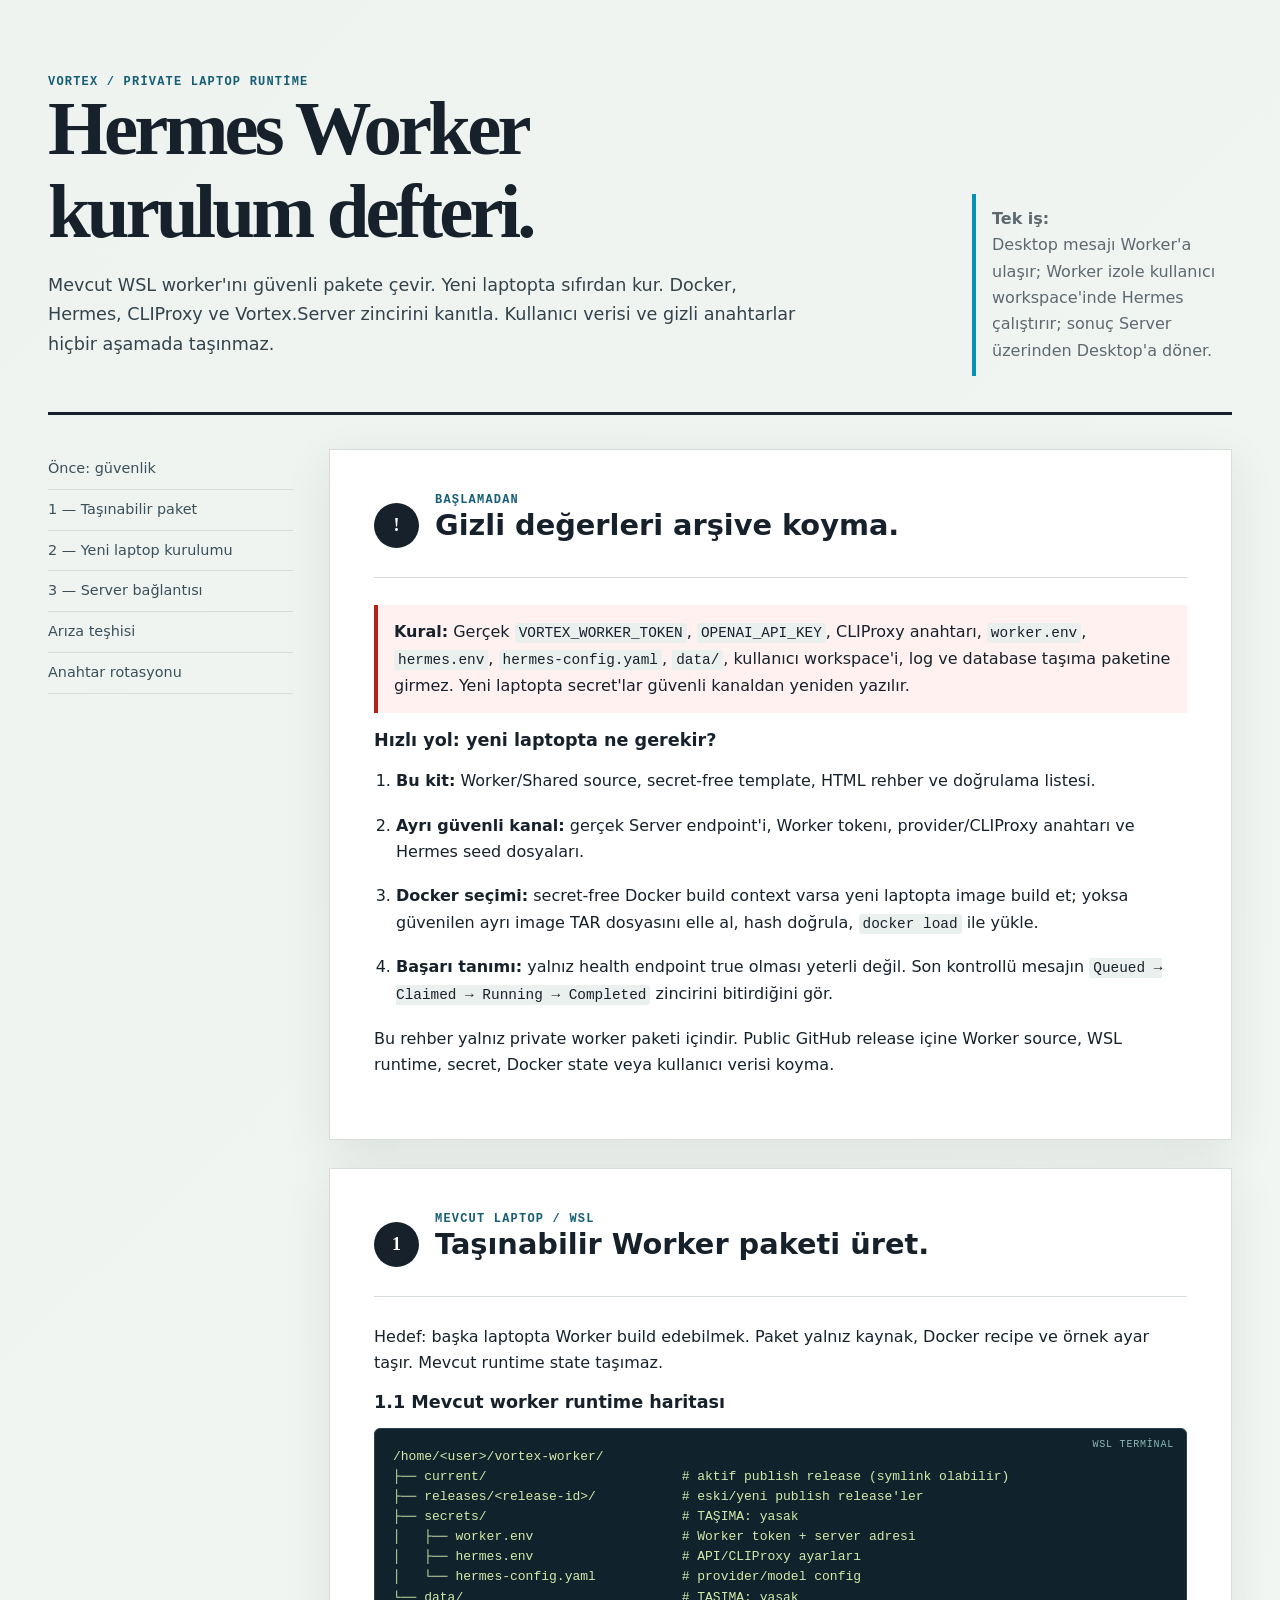
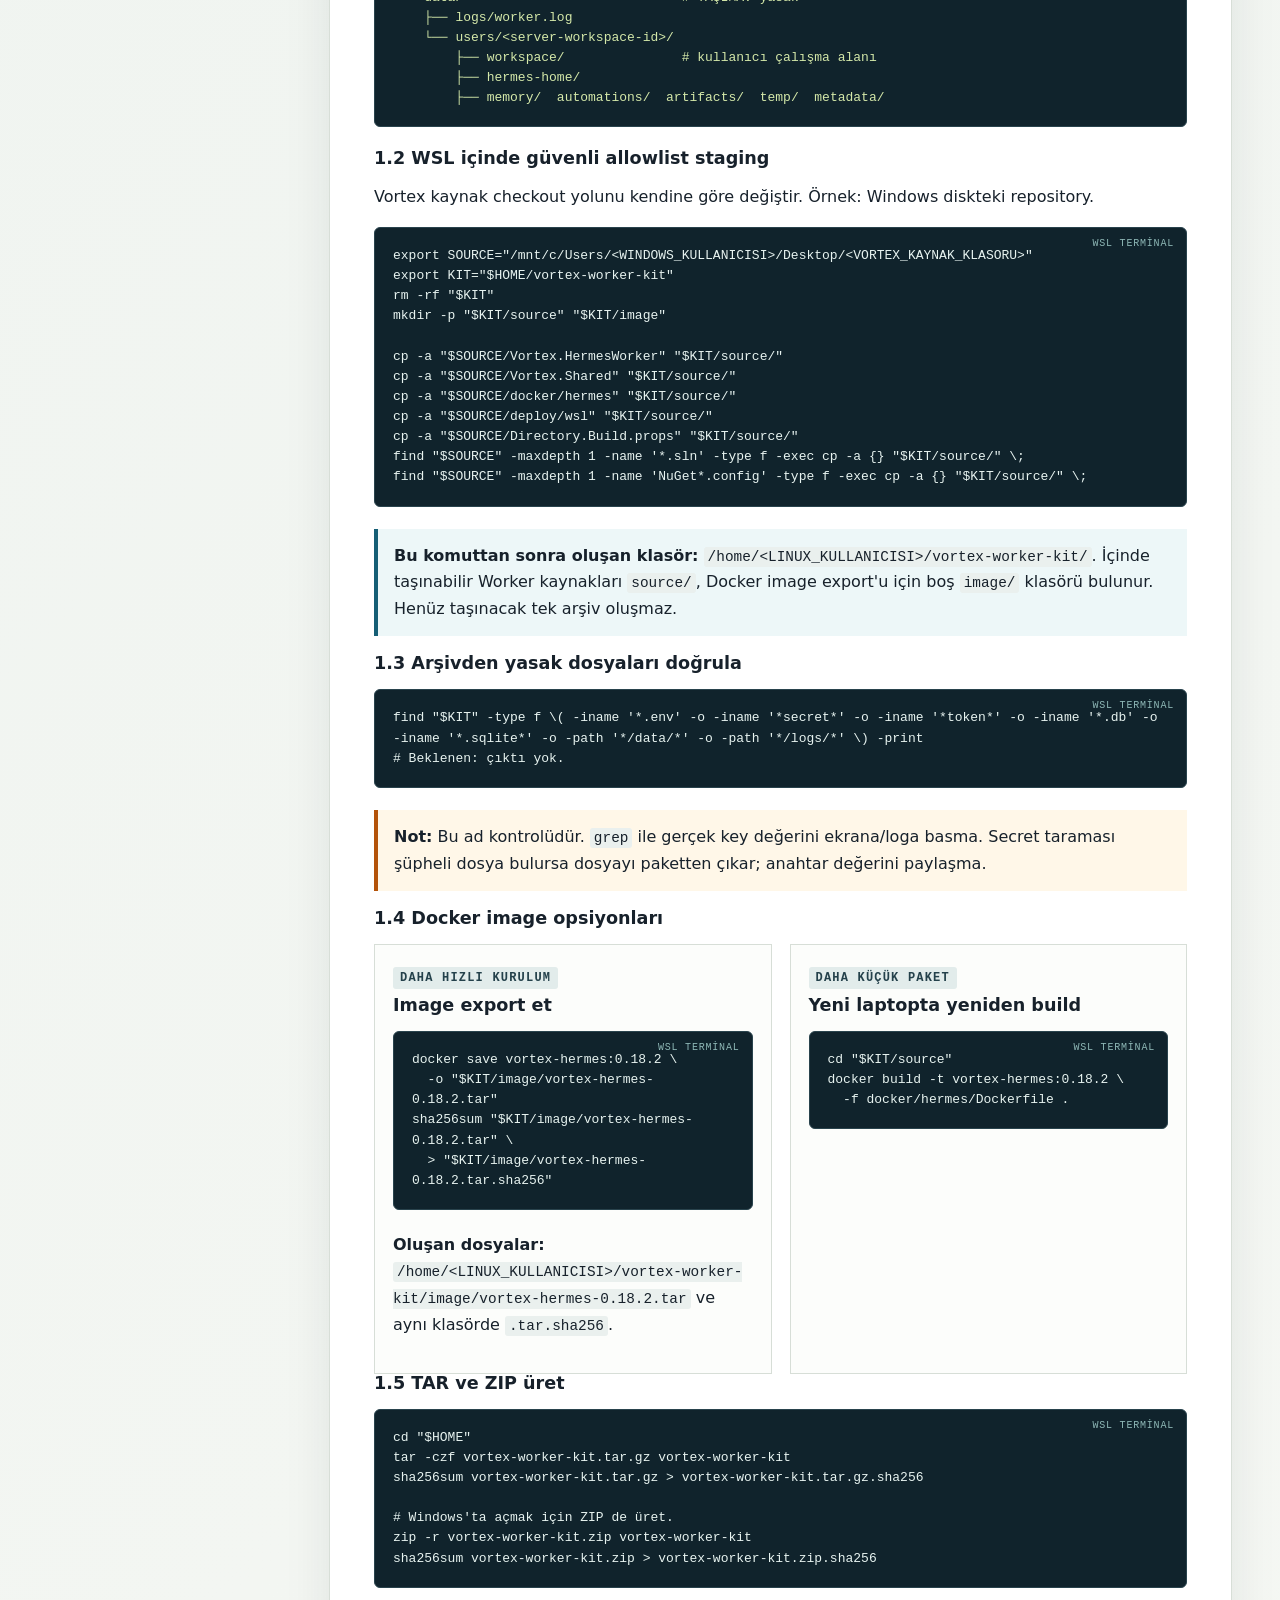
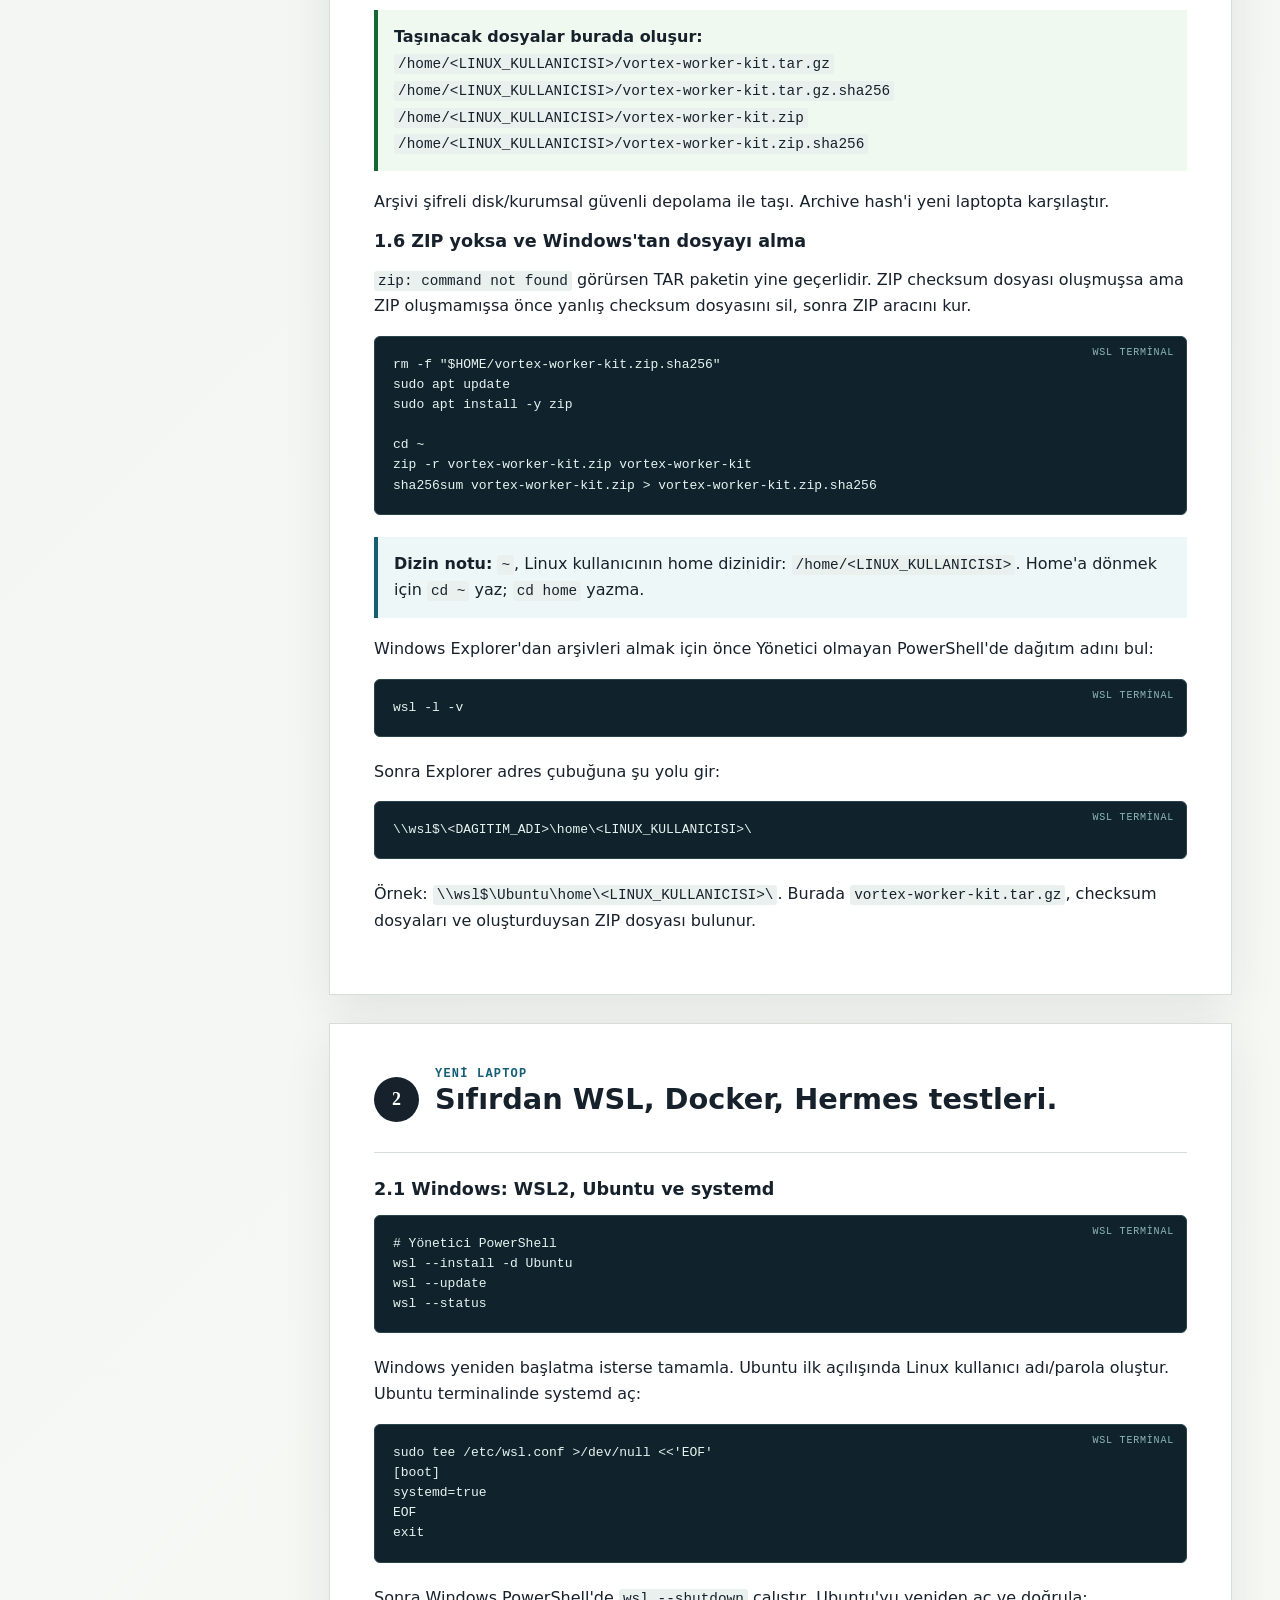
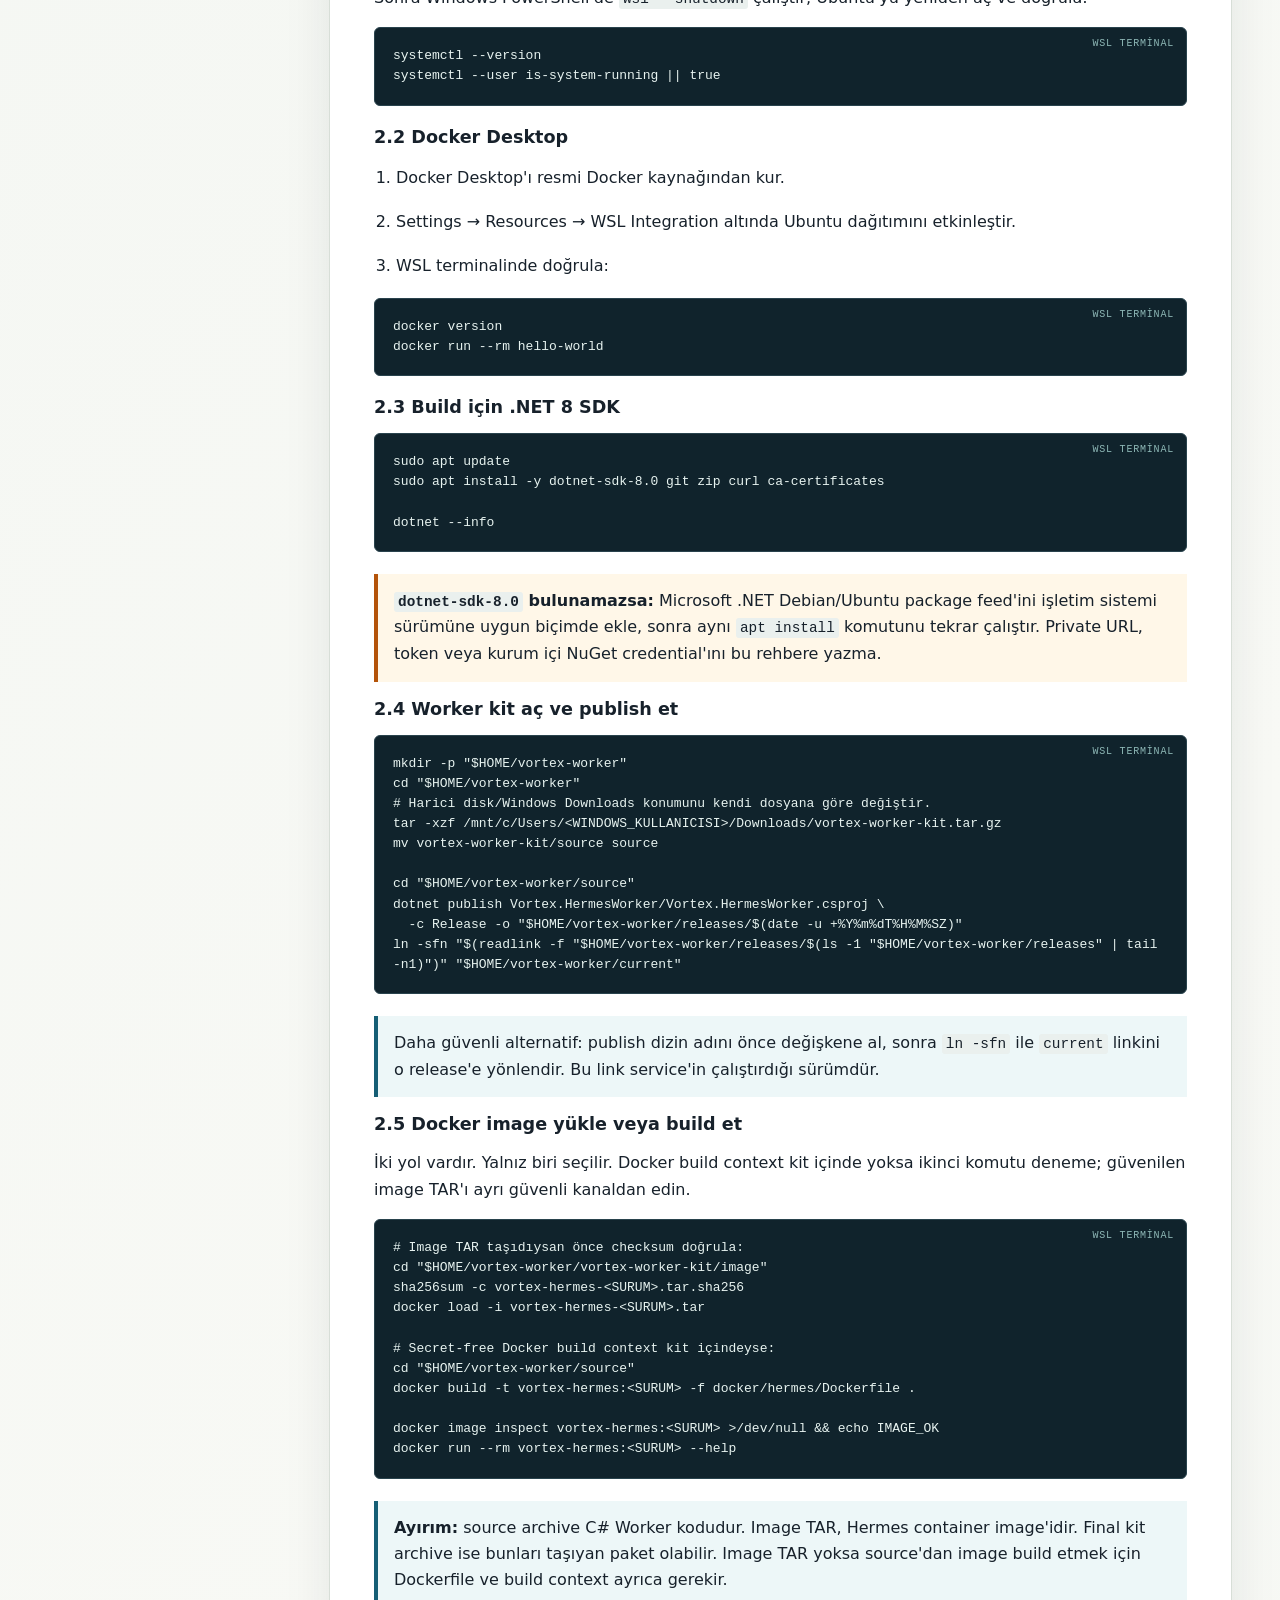
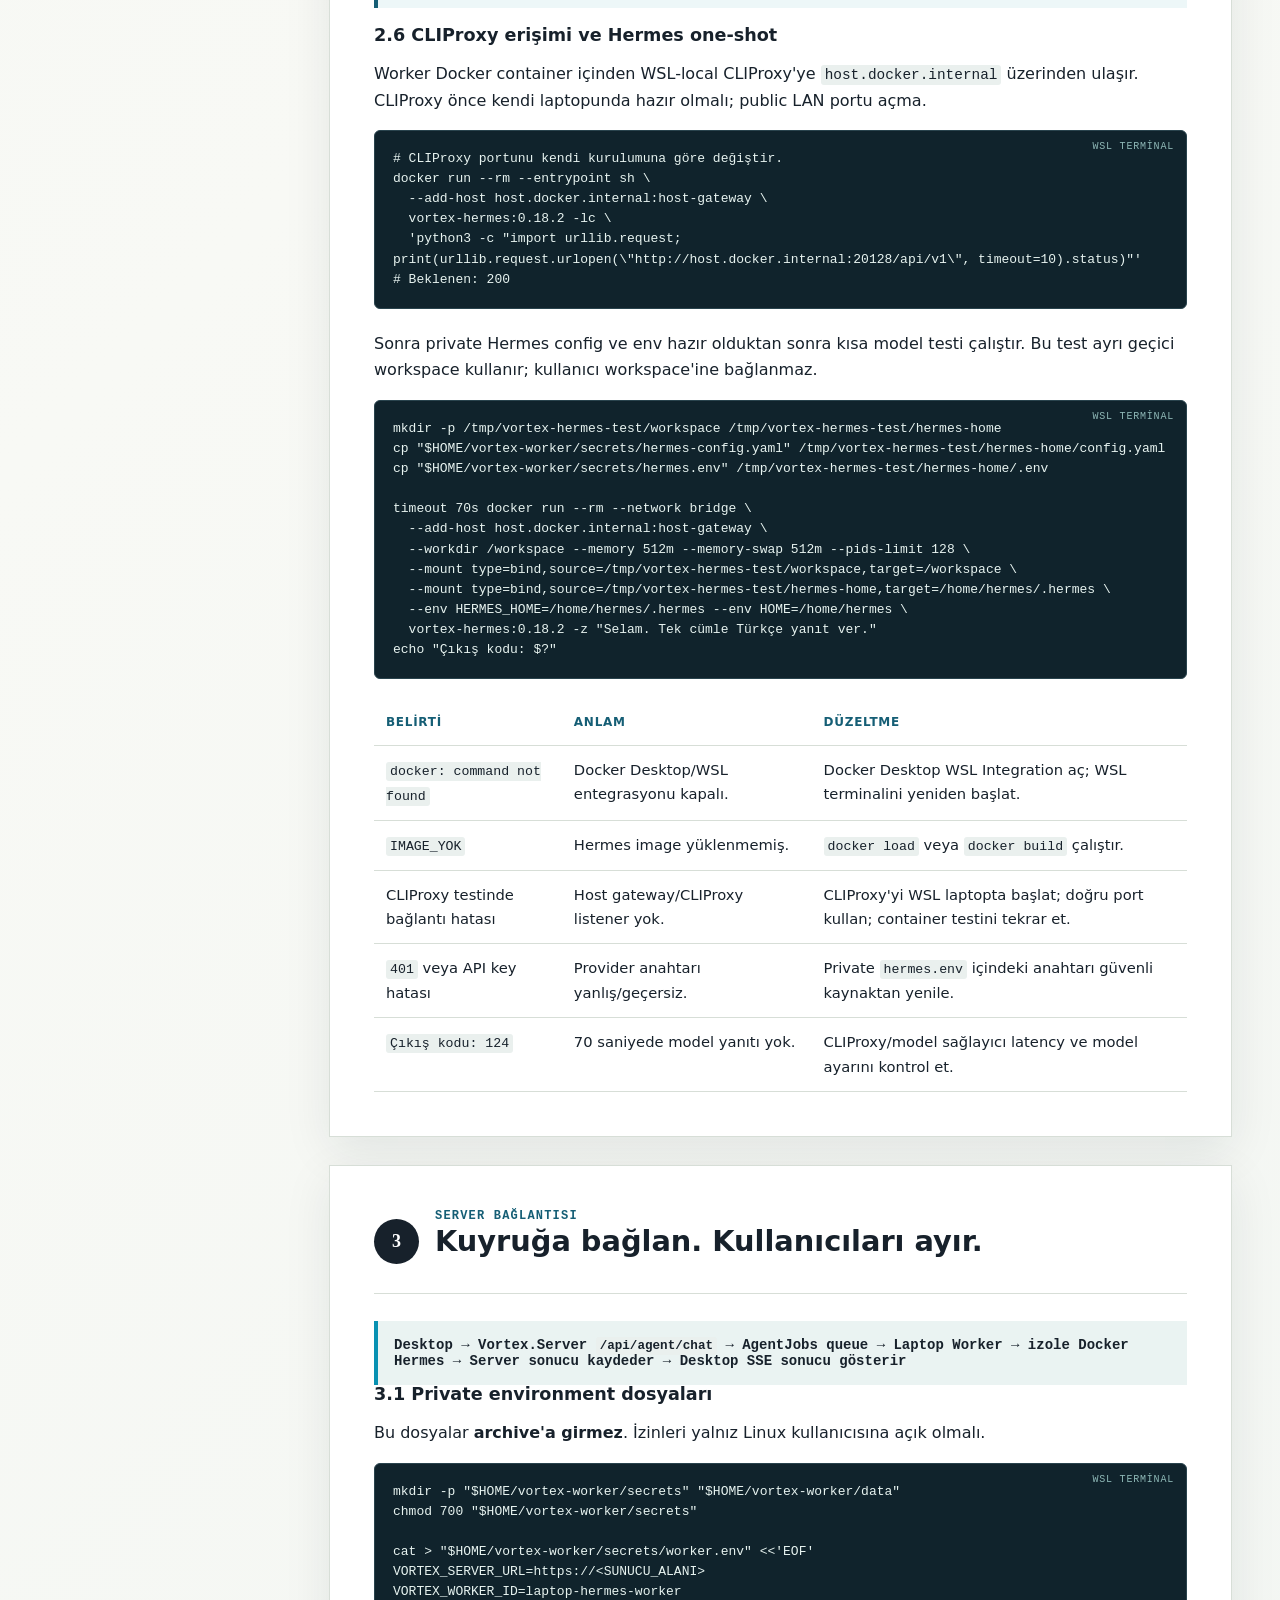
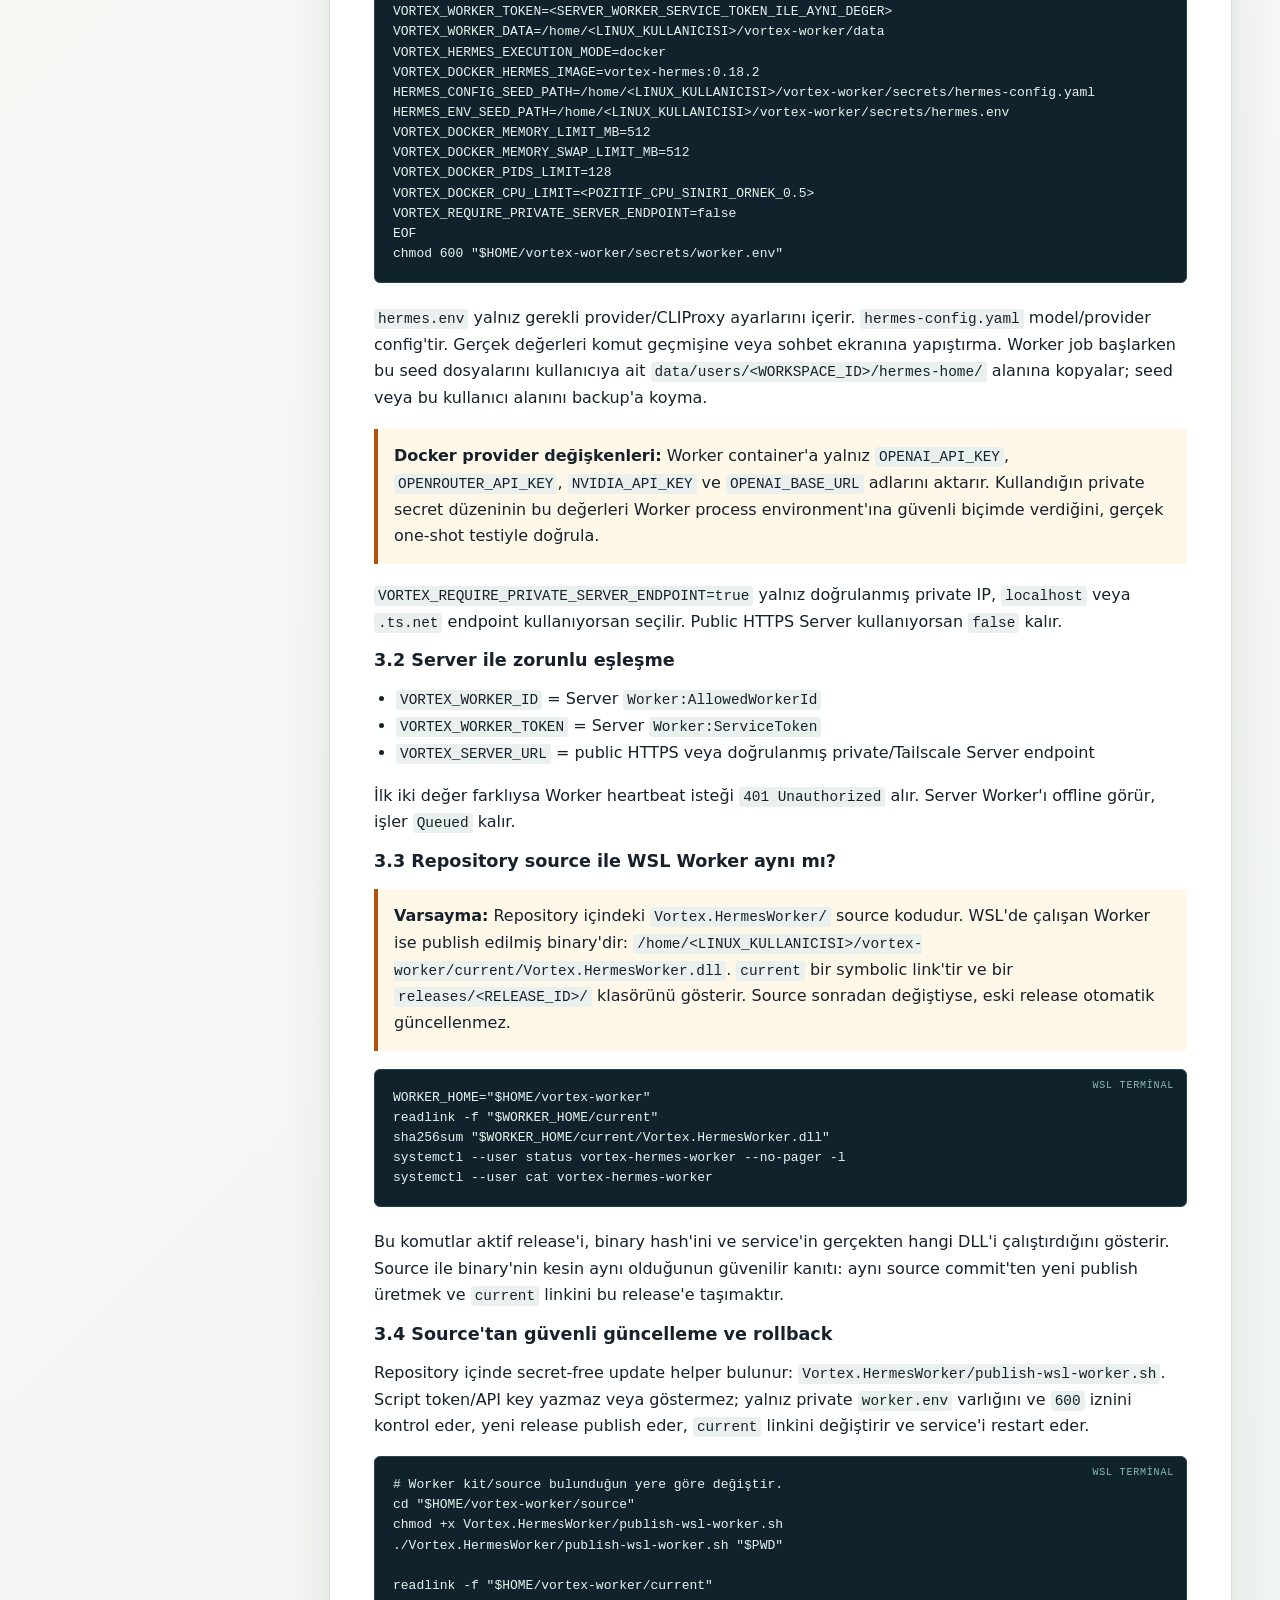
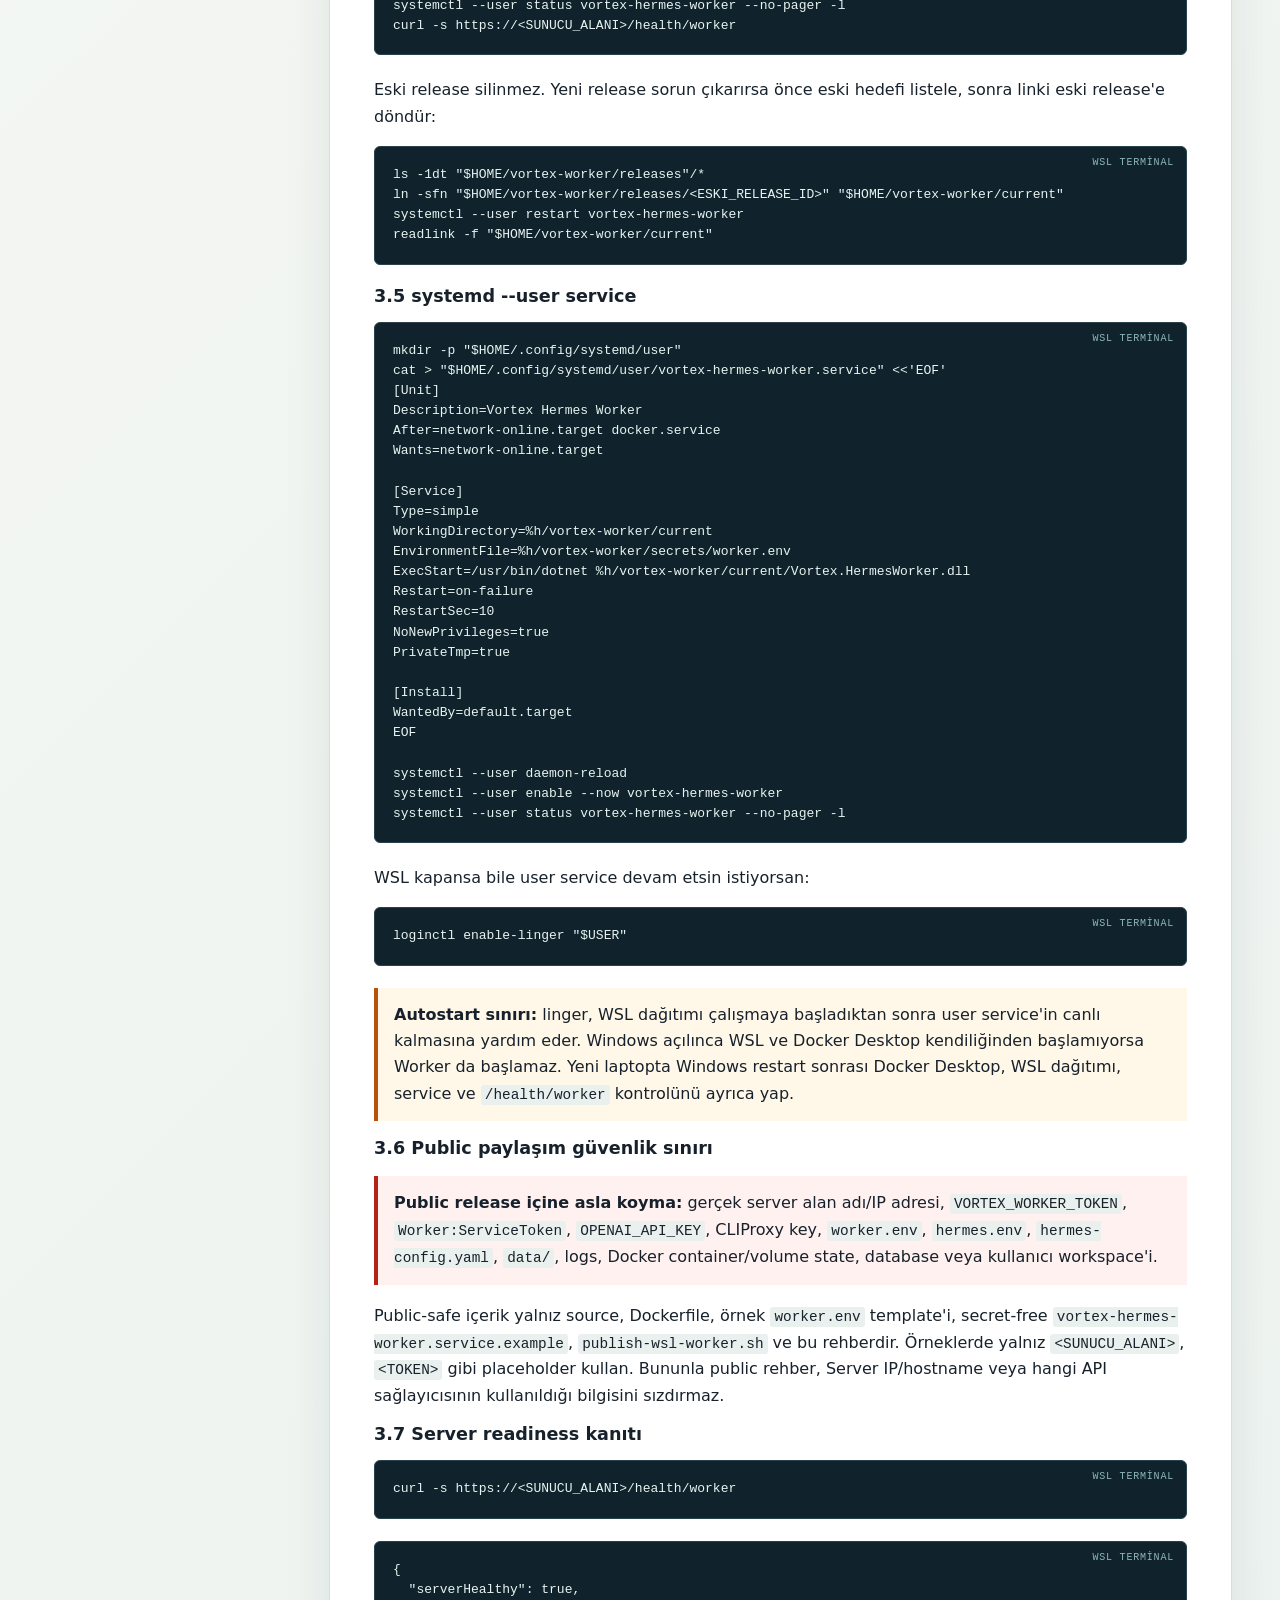
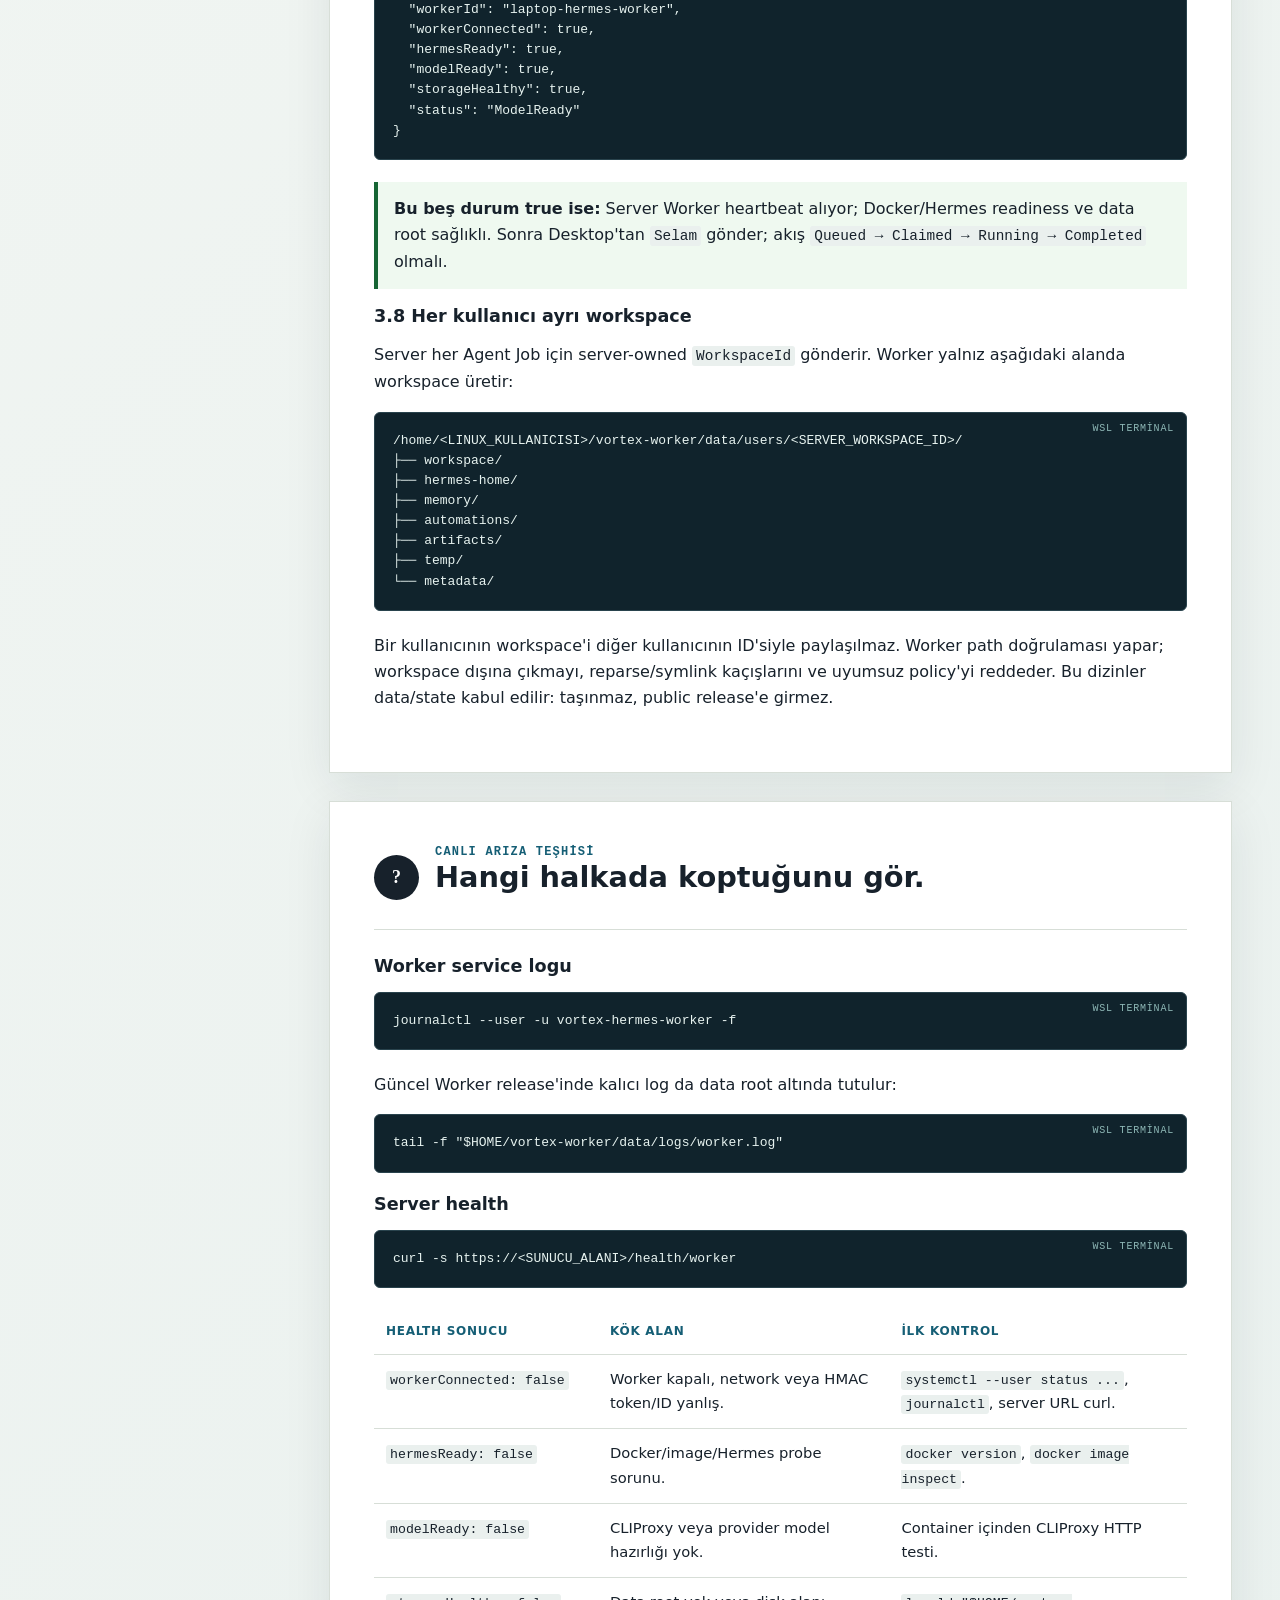
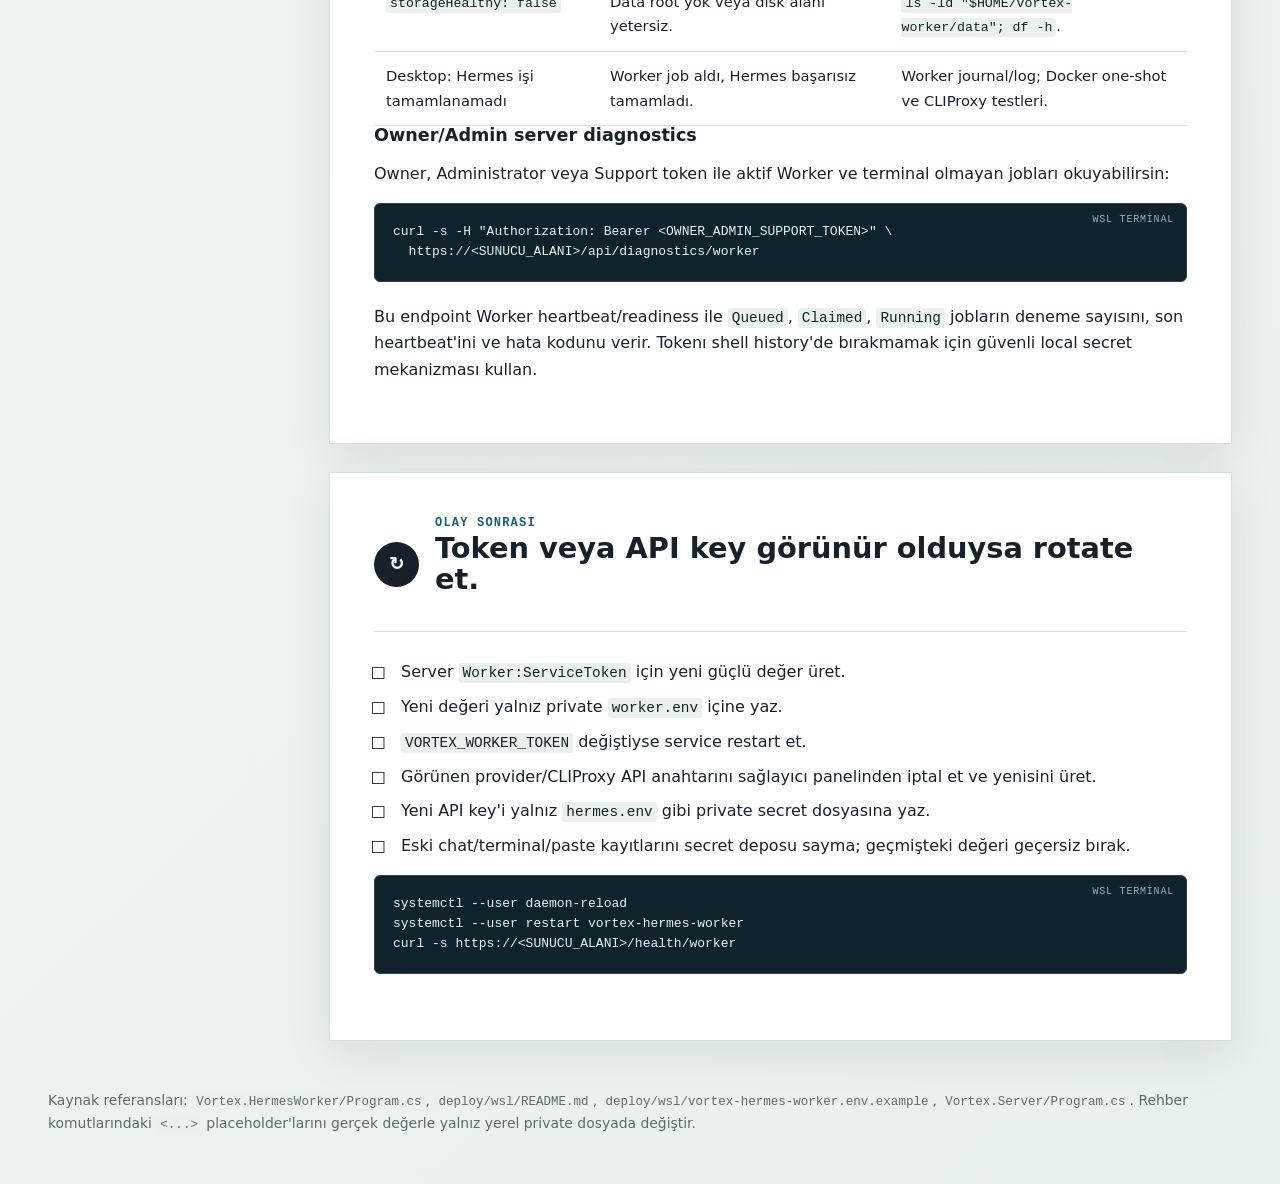
<file: docs/VORTEX_HERMES_WORKER_WSL_GUIDE.html>
<!doctype html>
<html lang="tr">
<head>
  <meta charset="utf-8">
  <meta name="viewport" content="width=device-width, initial-scale=1">
  <title>Vortex Hermes Worker — WSL Kurulum ve Kurtarma Rehberi</title>
  <style>
    :root{--ink:#17212b;--paper:#f6f8f5;--panel:#fff;--rule:#d7ded7;--muted:#5d6970;--blue:#155e75;--cyan:#0891b2;--gold:#b45309;--red:#b42318;--green:#166534;--code:#10232c;--code-ink:#e7f3f0;--shadow:0 14px 45px #10232c16}
    *{box-sizing:border-box} html{scroll-behavior:smooth} body{margin:0;color:var(--ink);background:linear-gradient(135deg,#eef3ef 0,#f8f9f5 45%,#e8f0ee 100%);font:16px/1.65 ui-sans-serif,system-ui,-apple-system,"Segoe UI",sans-serif}
    .shell{max-width:1240px;margin:auto;padding:28px}.mast{display:grid;grid-template-columns:minmax(0,1fr) 260px;gap:36px;padding:48px 0 36px;border-bottom:3px solid var(--ink)}
    .eyebrow,.tag{font:700 12px/1 ui-monospace,SFMono-Regular,Consolas,monospace;letter-spacing:.1em;text-transform:uppercase}.eyebrow{color:var(--blue)}h1,h2,h3{line-height:1.08;margin:0 0 16px}h1{font-family:Georgia,"Times New Roman",serif;font-size:clamp(2.5rem,6vw,5.1rem);letter-spacing:-.05em;max-width:920px}h2{font-size:1.8rem;margin-top:4px}h3{font-size:1.1rem}.intro{font-size:1.1rem;max-width:760px;color:#33434b}.signal{align-self:end;border-left:4px solid var(--cyan);padding:12px 0 12px 16px;color:var(--muted)}
    .layout{display:grid;grid-template-columns:245px minmax(0,1fr);gap:36px;margin-top:34px}.toc{position:sticky;top:18px;align-self:start}.toc a{display:block;color:#39505a;text-decoration:none;padding:8px 0;border-bottom:1px solid var(--rule);font-size:.9rem}.toc a:hover{color:var(--blue)}
    main{min-width:0}.phase{background:var(--panel);border:1px solid var(--rule);box-shadow:var(--shadow);margin-bottom:28px;padding:clamp(22px,4vw,44px)}.phase-head{display:flex;align-items:center;gap:16px;border-bottom:1px solid var(--rule);padding-bottom:20px;margin-bottom:27px}.num{width:45px;height:45px;display:grid;place-items:center;border-radius:50%;background:var(--ink);color:#fff;font:700 18px Georgia,serif;flex:0 0 auto}
    .note{border-left:4px solid var(--blue);background:#edf7f8;padding:14px 16px;margin:18px 0}.warn{border-color:var(--gold);background:#fff7e8}.danger{border-color:var(--red);background:#fff1f0}.ok{border-color:var(--green);background:#eff9f0}.tag{display:inline-block;background:#e2eceb;color:#24414b;padding:5px 7px;border-radius:3px;margin-bottom:7px}ul,ol{padding-left:22px}.steps>li{margin:18px 0}code{font-family:ui-monospace,SFMono-Regular,Consolas,monospace;font-size:.9em;background:#eaf0ee;padding:2px 4px;border-radius:3px}pre{position:relative;margin:10px 0 22px;padding:18px;overflow:auto;background:var(--code);color:var(--code-ink);border-radius:6px;border:1px solid #29434d;font:13px/1.55 ui-monospace,SFMono-Regular,Consolas,monospace;white-space:pre-wrap}pre::before{content:"WSL terminal";position:absolute;right:12px;top:8px;color:#8eb8b6;font-size:10px;letter-spacing:.08em;text-transform:uppercase}.tree{color:#d4e8a9}.grid{display:grid;grid-template-columns:repeat(2,minmax(0,1fr));gap:18px}.card{border:1px solid var(--rule);padding:18px;background:#fcfdfb}.table-wrap{overflow:auto}table{border-collapse:collapse;width:100%;font-size:.92rem}th,td{text-align:left;vertical-align:top;padding:12px;border-bottom:1px solid var(--rule)}th{color:var(--blue);font-size:.75rem;text-transform:uppercase;letter-spacing:.06em}.flow{font:700 14px ui-monospace,SFMono-Regular,Consolas,monospace;background:#eaf3f2;padding:16px;border-left:4px solid var(--cyan);overflow:auto}.checklist li{list-style:"□  ";padding-left:5px;margin:8px 0}.footer{padding:20px 0 50px;color:var(--muted);font-size:.87rem}@media(max-width:850px){.mast,.layout{grid-template-columns:1fr}.toc{position:static;display:grid;grid-template-columns:repeat(2,minmax(0,1fr));gap:0}.grid{grid-template-columns:1fr}.shell{padding:18px}.mast{padding-top:25px}}
  </style>
</head>
<body>
<div class="shell">
<header class="mast">
  <div><div class="eyebrow">Vortex / private laptop runtime</div><h1>Hermes Worker<br>kurulum defteri.</h1><p class="intro">Mevcut WSL worker'ını güvenli pakete çevir. Yeni laptopta sıfırdan kur. Docker, Hermes, CLIProxy ve Vortex.Server zincirini kanıtla. Kullanıcı verisi ve gizli anahtarlar hiçbir aşamada taşınmaz.</p></div>
  <div class="signal"><strong>Tek iş:</strong><br>Desktop mesajı Worker'a ulaşır; Worker izole kullanıcı workspace'inde Hermes çalıştırır; sonuç Server üzerinden Desktop'a döner.</div>
</header>
<div class="layout">
<nav class="toc"><a href="#before">Önce: güvenlik</a><a href="#phase1">1 — Taşınabilir paket</a><a href="#phase2">2 — Yeni laptop kurulumu</a><a href="#phase3">3 — Server bağlantısı</a><a href="#diagnostics">Arıza teşhisi</a><a href="#rotate">Anahtar rotasyonu</a></nav>
<main>
<section id="before" class="phase"><div class="phase-head"><div class="num">!</div><div><div class="eyebrow">Başlamadan</div><h2>Gizli değerleri arşive koyma.</h2></div></div>
<div class="danger note"><strong>Kural:</strong> Gerçek <code>VORTEX_WORKER_TOKEN</code>, <code>OPENAI_API_KEY</code>, CLIProxy anahtarı, <code>worker.env</code>, <code>hermes.env</code>, <code>hermes-config.yaml</code>, <code>data/</code>, kullanıcı workspace'i, log ve database taşıma paketine girmez. Yeni laptopta secret'lar güvenli kanaldan yeniden yazılır.</div>
<h3>Hızlı yol: yeni laptopta ne gerekir?</h3>
<ol class="steps"><li><strong>Bu kit:</strong> Worker/Shared source, secret-free template, HTML rehber ve doğrulama listesi.</li><li><strong>Ayrı güvenli kanal:</strong> gerçek Server endpoint'i, Worker tokenı, provider/CLIProxy anahtarı ve Hermes seed dosyaları.</li><li><strong>Docker seçimi:</strong> secret-free Docker build context varsa yeni laptopta image build et; yoksa güvenilen ayrı image TAR dosyasını elle al, hash doğrula, <code>docker load</code> ile yükle.</li><li><strong>Başarı tanımı:</strong> yalnız health endpoint true olması yeterli değil. Son kontrollü mesajın <code>Queued → Claimed → Running → Completed</code> zincirini bitirdiğini gör.</li></ol>
<p>Bu rehber yalnız private worker paketi içindir. Public GitHub release içine Worker source, WSL runtime, secret, Docker state veya kullanıcı verisi koyma.</p>
</section>

<section id="phase1" class="phase"><div class="phase-head"><div class="num">1</div><div><div class="eyebrow">Mevcut laptop / WSL</div><h2>Taşınabilir Worker paketi üret.</h2></div></div>
<p>Hedef: başka laptopta Worker build edebilmek. Paket yalnız kaynak, Docker recipe ve örnek ayar taşır. Mevcut runtime state taşımaz.</p>
<h3>1.1 Mevcut worker runtime haritası</h3>
<pre class="tree">/home/&lt;user&gt;/vortex-worker/
├── current/                         # aktif publish release (symlink olabilir)
├── releases/&lt;release-id&gt;/           # eski/yeni publish release'ler
├── secrets/                         # TAŞIMA: yasak
│   ├── worker.env                   # Worker token + server adresi
│   ├── hermes.env                   # API/CLIProxy ayarları
│   └── hermes-config.yaml           # provider/model config
└── data/                            # TAŞIMA: yasak
    ├── logs/worker.log
    └── users/&lt;server-workspace-id&gt;/
        ├── workspace/               # kullanıcı çalışma alanı
        ├── hermes-home/
        ├── memory/  automations/  artifacts/  temp/  metadata/</pre>
<h3>1.2 WSL içinde güvenli allowlist staging</h3>
<p>Vortex kaynak checkout yolunu kendine göre değiştir. Örnek: Windows diskteki repository.</p>
<pre>export SOURCE="/mnt/c/Users/&lt;WINDOWS_KULLANICISI&gt;/Desktop/&lt;VORTEX_KAYNAK_KLASORU&gt;"
export KIT="$HOME/vortex-worker-kit"
rm -rf "$KIT"
mkdir -p "$KIT/source" "$KIT/image"

cp -a "$SOURCE/Vortex.HermesWorker" "$KIT/source/"
cp -a "$SOURCE/Vortex.Shared" "$KIT/source/"
cp -a "$SOURCE/docker/hermes" "$KIT/source/"
cp -a "$SOURCE/deploy/wsl" "$KIT/source/"
cp -a "$SOURCE/Directory.Build.props" "$KIT/source/"
find "$SOURCE" -maxdepth 1 -name '*.sln' -type f -exec cp -a {} "$KIT/source/" \;
find "$SOURCE" -maxdepth 1 -name 'NuGet*.config' -type f -exec cp -a {} "$KIT/source/" \;</pre>
<div class="note"><strong>Bu komuttan sonra oluşan klasör:</strong> <code>/home/&lt;LINUX_KULLANICISI&gt;/vortex-worker-kit/</code>. İçinde taşınabilir Worker kaynakları <code>source/</code>, Docker image export'u için boş <code>image/</code> klasörü bulunur. Henüz taşınacak tek arşiv oluşmaz.</div>
<h3>1.3 Arşivden yasak dosyaları doğrula</h3>
<pre>find "$KIT" -type f \( -iname '*.env' -o -iname '*secret*' -o -iname '*token*' -o -iname '*.db' -o -iname '*.sqlite*' -o -path '*/data/*' -o -path '*/logs/*' \) -print
# Beklenen: çıktı yok.</pre>
<div class="warn note"><strong>Not:</strong> Bu ad kontrolüdür. <code>grep</code> ile gerçek key değerini ekrana/loga basma. Secret taraması şüpheli dosya bulursa dosyayı paketten çıkar; anahtar değerini paylaşma.</div>
<h3>1.4 Docker image opsiyonları</h3>
<div class="grid"><div class="card"><span class="tag">Daha hızlı kurulum</span><h3>Image export et</h3><pre>docker save vortex-hermes:0.18.2 \
  -o "$KIT/image/vortex-hermes-0.18.2.tar"
sha256sum "$KIT/image/vortex-hermes-0.18.2.tar" \
  &gt; "$KIT/image/vortex-hermes-0.18.2.tar.sha256"</pre><p><strong>Oluşan dosyalar:</strong> <code>/home/&lt;LINUX_KULLANICISI&gt;/vortex-worker-kit/image/vortex-hermes-0.18.2.tar</code> ve aynı klasörde <code>.tar.sha256</code>.</p></div><div class="card"><span class="tag">Daha küçük paket</span><h3>Yeni laptopta yeniden build</h3><pre>cd "$KIT/source"
docker build -t vortex-hermes:0.18.2 \
  -f docker/hermes/Dockerfile .</pre></div></div>
<h3>1.5 TAR ve ZIP üret</h3>
<pre>cd "$HOME"
tar -czf vortex-worker-kit.tar.gz vortex-worker-kit
sha256sum vortex-worker-kit.tar.gz &gt; vortex-worker-kit.tar.gz.sha256

# Windows'ta açmak için ZIP de üret.
zip -r vortex-worker-kit.zip vortex-worker-kit
sha256sum vortex-worker-kit.zip &gt; vortex-worker-kit.zip.sha256</pre>
<div class="ok note"><strong>Taşınacak dosyalar burada oluşur:</strong><br><code>/home/&lt;LINUX_KULLANICISI&gt;/vortex-worker-kit.tar.gz</code><br><code>/home/&lt;LINUX_KULLANICISI&gt;/vortex-worker-kit.tar.gz.sha256</code><br><code>/home/&lt;LINUX_KULLANICISI&gt;/vortex-worker-kit.zip</code><br><code>/home/&lt;LINUX_KULLANICISI&gt;/vortex-worker-kit.zip.sha256</code></div>
<p>Arşivi şifreli disk/kurumsal güvenli depolama ile taşı. Archive hash'i yeni laptopta karşılaştır.</p>
<h3>1.6 ZIP yoksa ve Windows'tan dosyayı alma</h3>
<p><code>zip: command not found</code> görürsen TAR paketin yine geçerlidir. ZIP checksum dosyası oluşmuşsa ama ZIP oluşmamışsa önce yanlış checksum dosyasını sil, sonra ZIP aracını kur.</p>
<pre>rm -f "$HOME/vortex-worker-kit.zip.sha256"
sudo apt update
sudo apt install -y zip

cd ~
zip -r vortex-worker-kit.zip vortex-worker-kit
sha256sum vortex-worker-kit.zip &gt; vortex-worker-kit.zip.sha256</pre>
<div class="note"><strong>Dizin notu:</strong> <code>~</code>, Linux kullanıcının home dizinidir: <code>/home/&lt;LINUX_KULLANICISI&gt;</code>. Home'a dönmek için <code>cd ~</code> yaz; <code>cd home</code> yazma.</div>
<p>Windows Explorer'dan arşivleri almak için önce Yönetici olmayan PowerShell'de dağıtım adını bul:</p>
<pre>wsl -l -v</pre>
<p>Sonra Explorer adres çubuğuna şu yolu gir:</p>
<pre>\\wsl$\&lt;DAGITIM_ADI&gt;\home\&lt;LINUX_KULLANICISI&gt;\</pre>
<p>Örnek: <code>\\wsl$\Ubuntu\home\&lt;LINUX_KULLANICISI&gt;\</code>. Burada <code>vortex-worker-kit.tar.gz</code>, checksum dosyaları ve oluşturduysan ZIP dosyası bulunur.</p>
</section>

<section id="phase2" class="phase"><div class="phase-head"><div class="num">2</div><div><div class="eyebrow">Yeni laptop</div><h2>Sıfırdan WSL, Docker, Hermes testleri.</h2></div></div>
<h3>2.1 Windows: WSL2, Ubuntu ve systemd</h3>
<pre># Yönetici PowerShell
wsl --install -d Ubuntu
wsl --update
wsl --status</pre>
<p>Windows yeniden başlatma isterse tamamla. Ubuntu ilk açılışında Linux kullanıcı adı/parola oluştur. Ubuntu terminalinde systemd aç:</p>
<pre>sudo tee /etc/wsl.conf &gt;/dev/null &lt;&lt;'EOF'
[boot]
systemd=true
EOF
exit</pre>
<p>Sonra Windows PowerShell'de <code>wsl --shutdown</code> çalıştır, Ubuntu'yu yeniden aç ve doğrula:</p>
<pre>systemctl --version
systemctl --user is-system-running || true</pre>
<h3>2.2 Docker Desktop</h3>
<ol class="steps"><li>Docker Desktop'ı resmi Docker kaynağından kur.</li><li>Settings → Resources → WSL Integration altında Ubuntu dağıtımını etkinleştir.</li><li>WSL terminalinde doğrula:</li></ol>
<pre>docker version
docker run --rm hello-world</pre>
<h3>2.3 Build için .NET 8 SDK</h3>
<pre>sudo apt update
sudo apt install -y dotnet-sdk-8.0 git zip curl ca-certificates

dotnet --info</pre>
<div class="warn note"><strong><code>dotnet-sdk-8.0</code> bulunamazsa:</strong> Microsoft .NET Debian/Ubuntu package feed'ini işletim sistemi sürümüne uygun biçimde ekle, sonra aynı <code>apt install</code> komutunu tekrar çalıştır. Private URL, token veya kurum içi NuGet credential'ını bu rehbere yazma.</div>
<h3>2.4 Worker kit aç ve publish et</h3>
<pre>mkdir -p "$HOME/vortex-worker"
cd "$HOME/vortex-worker"
# Harici disk/Windows Downloads konumunu kendi dosyana göre değiştir.
tar -xzf /mnt/c/Users/&lt;WINDOWS_KULLANICISI&gt;/Downloads/vortex-worker-kit.tar.gz
mv vortex-worker-kit/source source

cd "$HOME/vortex-worker/source"
dotnet publish Vortex.HermesWorker/Vortex.HermesWorker.csproj \
  -c Release -o "$HOME/vortex-worker/releases/$(date -u +%Y%m%dT%H%M%SZ)"
ln -sfn "$(readlink -f "$HOME/vortex-worker/releases/$(ls -1 "$HOME/vortex-worker/releases" | tail -n1)")" "$HOME/vortex-worker/current"</pre>
<div class="note">Daha güvenli alternatif: publish dizin adını önce değişkene al, sonra <code>ln -sfn</code> ile <code>current</code> linkini o release'e yönlendir. Bu link service'in çalıştırdığı sürümdür.</div>
<h3>2.5 Docker image yükle veya build et</h3>
<p>İki yol vardır. Yalnız biri seçilir. Docker build context kit içinde yoksa ikinci komutu deneme; güvenilen image TAR'ı ayrı güvenli kanaldan edin.</p>
<pre># Image TAR taşıdıysan önce checksum doğrula:
cd "$HOME/vortex-worker/vortex-worker-kit/image"
sha256sum -c vortex-hermes-&lt;SURUM&gt;.tar.sha256
docker load -i vortex-hermes-&lt;SURUM&gt;.tar

# Secret-free Docker build context kit içindeyse:
cd "$HOME/vortex-worker/source"
docker build -t vortex-hermes:&lt;SURUM&gt; -f docker/hermes/Dockerfile .

docker image inspect vortex-hermes:&lt;SURUM&gt; >/dev/null && echo IMAGE_OK
docker run --rm vortex-hermes:&lt;SURUM&gt; --help</pre>
<div class="note"><strong>Ayırım:</strong> source archive C# Worker kodudur. Image TAR, Hermes container image'idir. Final kit archive ise bunları taşıyan paket olabilir. Image TAR yoksa source'dan image build etmek için Dockerfile ve build context ayrıca gerekir.</div>
<h3>2.6 CLIProxy erişimi ve Hermes one-shot</h3>
<p>Worker Docker container içinden WSL-local CLIProxy'ye <code>host.docker.internal</code> üzerinden ulaşır. CLIProxy önce kendi laptopunda hazır olmalı; public LAN portu açma.</p>
<pre># CLIProxy portunu kendi kurulumuna göre değiştir.
docker run --rm --entrypoint sh \
  --add-host host.docker.internal:host-gateway \
  vortex-hermes:0.18.2 -lc \
  'python3 -c "import urllib.request; print(urllib.request.urlopen(\"http://host.docker.internal:20128/api/v1\", timeout=10).status)"'
# Beklenen: 200</pre>
<p>Sonra private Hermes config ve env hazır olduktan sonra kısa model testi çalıştır. Bu test ayrı geçici workspace kullanır; kullanıcı workspace'ine bağlanmaz.</p>
<pre>mkdir -p /tmp/vortex-hermes-test/workspace /tmp/vortex-hermes-test/hermes-home
cp "$HOME/vortex-worker/secrets/hermes-config.yaml" /tmp/vortex-hermes-test/hermes-home/config.yaml
cp "$HOME/vortex-worker/secrets/hermes.env" /tmp/vortex-hermes-test/hermes-home/.env

timeout 70s docker run --rm --network bridge \
  --add-host host.docker.internal:host-gateway \
  --workdir /workspace --memory 512m --memory-swap 512m --pids-limit 128 \
  --mount type=bind,source=/tmp/vortex-hermes-test/workspace,target=/workspace \
  --mount type=bind,source=/tmp/vortex-hermes-test/hermes-home,target=/home/hermes/.hermes \
  --env HERMES_HOME=/home/hermes/.hermes --env HOME=/home/hermes \
  vortex-hermes:0.18.2 -z "Selam. Tek cümle Türkçe yanıt ver."
echo "Çıkış kodu: $?"</pre>
<div class="table-wrap"><table><thead><tr><th>Belirti</th><th>Anlam</th><th>Düzeltme</th></tr></thead><tbody><tr><td><code>docker: command not found</code></td><td>Docker Desktop/WSL entegrasyonu kapalı.</td><td>Docker Desktop WSL Integration aç; WSL terminalini yeniden başlat.</td></tr><tr><td><code>IMAGE_YOK</code></td><td>Hermes image yüklenmemiş.</td><td><code>docker load</code> veya <code>docker build</code> çalıştır.</td></tr><tr><td>CLIProxy testinde bağlantı hatası</td><td>Host gateway/CLIProxy listener yok.</td><td>CLIProxy'yi WSL laptopta başlat; doğru port kullan; container testini tekrar et.</td></tr><tr><td><code>401</code> veya API key hatası</td><td>Provider anahtarı yanlış/geçersiz.</td><td>Private <code>hermes.env</code> içindeki anahtarı güvenli kaynaktan yenile.</td></tr><tr><td><code>Çıkış kodu: 124</code></td><td>70 saniyede model yanıtı yok.</td><td>CLIProxy/model sağlayıcı latency ve model ayarını kontrol et.</td></tr></tbody></table></div>
</section>

<section id="phase3" class="phase"><div class="phase-head"><div class="num">3</div><div><div class="eyebrow">Server bağlantısı</div><h2>Kuyruğa bağlan. Kullanıcıları ayır.</h2></div></div>
<div class="flow">Desktop → Vortex.Server <code>/api/agent/chat</code> → AgentJobs queue → Laptop Worker → izole Docker Hermes → Server sonucu kaydeder → Desktop SSE sonucu gösterir</div>
<h3>3.1 Private environment dosyaları</h3>
<p>Bu dosyalar <strong>archive'a girmez</strong>. İzinleri yalnız Linux kullanıcısına açık olmalı.</p>
<pre>mkdir -p "$HOME/vortex-worker/secrets" "$HOME/vortex-worker/data"
chmod 700 "$HOME/vortex-worker/secrets"

cat &gt; "$HOME/vortex-worker/secrets/worker.env" &lt;&lt;'EOF'
VORTEX_SERVER_URL=https://&lt;SUNUCU_ALANI&gt;
VORTEX_WORKER_ID=laptop-hermes-worker
VORTEX_WORKER_TOKEN=&lt;SERVER_WORKER_SERVICE_TOKEN_ILE_AYNI_DEGER&gt;
VORTEX_WORKER_DATA=/home/&lt;LINUX_KULLANICISI&gt;/vortex-worker/data
VORTEX_HERMES_EXECUTION_MODE=docker
VORTEX_DOCKER_HERMES_IMAGE=vortex-hermes:0.18.2
HERMES_CONFIG_SEED_PATH=/home/&lt;LINUX_KULLANICISI&gt;/vortex-worker/secrets/hermes-config.yaml
HERMES_ENV_SEED_PATH=/home/&lt;LINUX_KULLANICISI&gt;/vortex-worker/secrets/hermes.env
VORTEX_DOCKER_MEMORY_LIMIT_MB=512
VORTEX_DOCKER_MEMORY_SWAP_LIMIT_MB=512
VORTEX_DOCKER_PIDS_LIMIT=128
VORTEX_DOCKER_CPU_LIMIT=&lt;POZITIF_CPU_SINIRI_ORNEK_0.5&gt;
VORTEX_REQUIRE_PRIVATE_SERVER_ENDPOINT=false
EOF
chmod 600 "$HOME/vortex-worker/secrets/worker.env"</pre>
<p><code>hermes.env</code> yalnız gerekli provider/CLIProxy ayarlarını içerir. <code>hermes-config.yaml</code> model/provider config'tir. Gerçek değerleri komut geçmişine veya sohbet ekranına yapıştırma. Worker job başlarken bu seed dosyalarını kullanıcıya ait <code>data/users/&lt;WORKSPACE_ID&gt;/hermes-home/</code> alanına kopyalar; seed veya bu kullanıcı alanını backup'a koyma.</p>
<div class="warn note"><strong>Docker provider değişkenleri:</strong> Worker container'a yalnız <code>OPENAI_API_KEY</code>, <code>OPENROUTER_API_KEY</code>, <code>NVIDIA_API_KEY</code> ve <code>OPENAI_BASE_URL</code> adlarını aktarır. Kullandığın private secret düzeninin bu değerleri Worker process environment'ına güvenli biçimde verdiğini, gerçek one-shot testiyle doğrula.</div>
<p><code>VORTEX_REQUIRE_PRIVATE_SERVER_ENDPOINT=true</code> yalnız doğrulanmış private IP, <code>localhost</code> veya <code>.ts.net</code> endpoint kullanıyorsan seçilir. Public HTTPS Server kullanıyorsan <code>false</code> kalır.</p>
<h3>3.2 Server ile zorunlu eşleşme</h3>
<ul><li><code>VORTEX_WORKER_ID</code> = Server <code>Worker:AllowedWorkerId</code></li><li><code>VORTEX_WORKER_TOKEN</code> = Server <code>Worker:ServiceToken</code></li><li><code>VORTEX_SERVER_URL</code> = public HTTPS veya doğrulanmış private/Tailscale Server endpoint</li></ul>
<p>İlk iki değer farklıysa Worker heartbeat isteği <code>401 Unauthorized</code> alır. Server Worker'ı offline görür, işler <code>Queued</code> kalır.</p>
<h3>3.3 Repository source ile WSL Worker aynı mı?</h3>
<div class="warn note"><strong>Varsayma:</strong> Repository içindeki <code>Vortex.HermesWorker/</code> source kodudur. WSL'de çalışan Worker ise publish edilmiş binary'dir: <code>/home/&lt;LINUX_KULLANICISI&gt;/vortex-worker/current/Vortex.HermesWorker.dll</code>. <code>current</code> bir symbolic link'tir ve bir <code>releases/&lt;RELEASE_ID&gt;/</code> klasörünü gösterir. Source sonradan değiştiyse, eski release otomatik güncellenmez.</div>
<pre>WORKER_HOME="$HOME/vortex-worker"
readlink -f "$WORKER_HOME/current"
sha256sum "$WORKER_HOME/current/Vortex.HermesWorker.dll"
systemctl --user status vortex-hermes-worker --no-pager -l
systemctl --user cat vortex-hermes-worker</pre>
<p>Bu komutlar aktif release'i, binary hash'ini ve service'in gerçekten hangi DLL'i çalıştırdığını gösterir. Source ile binary'nin kesin aynı olduğunun güvenilir kanıtı: aynı source commit'ten yeni publish üretmek ve <code>current</code> linkini bu release'e taşımaktır.</p>
<h3>3.4 Source'tan güvenli güncelleme ve rollback</h3>
<p>Repository içinde secret-free update helper bulunur: <code>Vortex.HermesWorker/publish-wsl-worker.sh</code>. Script token/API key yazmaz veya göstermez; yalnız private <code>worker.env</code> varlığını ve <code>600</code> iznini kontrol eder, yeni release publish eder, <code>current</code> linkini değiştirir ve service'i restart eder.</p>
<pre># Worker kit/source bulunduğun yere göre değiştir.
cd "$HOME/vortex-worker/source"
chmod +x Vortex.HermesWorker/publish-wsl-worker.sh
./Vortex.HermesWorker/publish-wsl-worker.sh "$PWD"

readlink -f "$HOME/vortex-worker/current"
systemctl --user status vortex-hermes-worker --no-pager -l
curl -s https://&lt;SUNUCU_ALANI&gt;/health/worker</pre>
<p>Eski release silinmez. Yeni release sorun çıkarırsa önce eski hedefi listele, sonra linki eski release'e döndür:</p>
<pre>ls -1dt "$HOME/vortex-worker/releases"/*
ln -sfn "$HOME/vortex-worker/releases/&lt;ESKI_RELEASE_ID&gt;" "$HOME/vortex-worker/current"
systemctl --user restart vortex-hermes-worker
readlink -f "$HOME/vortex-worker/current"</pre>
<h3>3.5 systemd --user service</h3>
<pre>mkdir -p "$HOME/.config/systemd/user"
cat &gt; "$HOME/.config/systemd/user/vortex-hermes-worker.service" &lt;&lt;'EOF'
[Unit]
Description=Vortex Hermes Worker
After=network-online.target docker.service
Wants=network-online.target

[Service]
Type=simple
WorkingDirectory=%h/vortex-worker/current
EnvironmentFile=%h/vortex-worker/secrets/worker.env
ExecStart=/usr/bin/dotnet %h/vortex-worker/current/Vortex.HermesWorker.dll
Restart=on-failure
RestartSec=10
NoNewPrivileges=true
PrivateTmp=true

[Install]
WantedBy=default.target
EOF

systemctl --user daemon-reload
systemctl --user enable --now vortex-hermes-worker
systemctl --user status vortex-hermes-worker --no-pager -l</pre>
<p>WSL kapansa bile user service devam etsin istiyorsan:</p>
<pre>loginctl enable-linger "$USER"</pre>
<div class="warn note"><strong>Autostart sınırı:</strong> linger, WSL dağıtımı çalışmaya başladıktan sonra user service'in canlı kalmasına yardım eder. Windows açılınca WSL ve Docker Desktop kendiliğinden başlamıyorsa Worker da başlamaz. Yeni laptopta Windows restart sonrası Docker Desktop, WSL dağıtımı, service ve <code>/health/worker</code> kontrolünü ayrıca yap.</div>
<h3>3.6 Public paylaşım güvenlik sınırı</h3>
<div class="danger note"><strong>Public release içine asla koyma:</strong> gerçek server alan adı/IP adresi, <code>VORTEX_WORKER_TOKEN</code>, <code>Worker:ServiceToken</code>, <code>OPENAI_API_KEY</code>, CLIProxy key, <code>worker.env</code>, <code>hermes.env</code>, <code>hermes-config.yaml</code>, <code>data/</code>, logs, Docker container/volume state, database veya kullanıcı workspace'i.</div>
<p>Public-safe içerik yalnız source, Dockerfile, örnek <code>worker.env</code> template'i, secret-free <code>vortex-hermes-worker.service.example</code>, <code>publish-wsl-worker.sh</code> ve bu rehberdir. Örneklerde yalnız <code>&lt;SUNUCU_ALANI&gt;</code>, <code>&lt;TOKEN&gt;</code> gibi placeholder kullan. Bununla public rehber, Server IP/hostname veya hangi API sağlayıcısının kullanıldığı bilgisini sızdırmaz.</p>
<h3>3.7 Server readiness kanıtı</h3>
<pre>curl -s https://&lt;SUNUCU_ALANI&gt;/health/worker</pre>
<pre>{
  "serverHealthy": true,
  "workerId": "laptop-hermes-worker",
  "workerConnected": true,
  "hermesReady": true,
  "modelReady": true,
  "storageHealthy": true,
  "status": "ModelReady"
}</pre>
<div class="ok note"><strong>Bu beş durum true ise:</strong> Server Worker heartbeat alıyor; Docker/Hermes readiness ve data root sağlıklı. Sonra Desktop'tan <code>Selam</code> gönder; akış <code>Queued → Claimed → Running → Completed</code> olmalı.</div>
<h3>3.8 Her kullanıcı ayrı workspace</h3>
<p>Server her Agent Job için server-owned <code>WorkspaceId</code> gönderir. Worker yalnız aşağıdaki alanda workspace üretir:</p>
<pre>/home/&lt;LINUX_KULLANICISI&gt;/vortex-worker/data/users/&lt;SERVER_WORKSPACE_ID&gt;/
├── workspace/
├── hermes-home/
├── memory/
├── automations/
├── artifacts/
├── temp/
└── metadata/</pre>
<p>Bir kullanıcının workspace'i diğer kullanıcının ID'siyle paylaşılmaz. Worker path doğrulaması yapar; workspace dışına çıkmayı, reparse/symlink kaçışlarını ve uyumsuz policy'yi reddeder. Bu dizinler data/state kabul edilir: taşınmaz, public release'e girmez.</p>
</section>

<section id="diagnostics" class="phase"><div class="phase-head"><div class="num">?</div><div><div class="eyebrow">Canlı arıza teşhisi</div><h2>Hangi halkada koptuğunu gör.</h2></div></div>
<h3>Worker service logu</h3><pre>journalctl --user -u vortex-hermes-worker -f</pre>
<p>Güncel Worker release'inde kalıcı log da data root altında tutulur:</p><pre>tail -f "$HOME/vortex-worker/data/logs/worker.log"</pre>
<h3>Server health</h3><pre>curl -s https://&lt;SUNUCU_ALANI&gt;/health/worker</pre>
<div class="table-wrap"><table><thead><tr><th>Health sonucu</th><th>Kök alan</th><th>İlk kontrol</th></tr></thead><tbody><tr><td><code>workerConnected: false</code></td><td>Worker kapalı, network veya HMAC token/ID yanlış.</td><td><code>systemctl --user status ...</code>, <code>journalctl</code>, server URL curl.</td></tr><tr><td><code>hermesReady: false</code></td><td>Docker/image/Hermes probe sorunu.</td><td><code>docker version</code>, <code>docker image inspect</code>.</td></tr><tr><td><code>modelReady: false</code></td><td>CLIProxy veya provider model hazırlığı yok.</td><td>Container içinden CLIProxy HTTP testi.</td></tr><tr><td><code>storageHealthy: false</code></td><td>Data root yok veya disk alanı yetersiz.</td><td><code>ls -ld "$HOME/vortex-worker/data"; df -h</code>.</td></tr><tr><td>Desktop: Hermes işi tamamlanamadı</td><td>Worker job aldı, Hermes başarısız tamamladı.</td><td>Worker journal/log; Docker one-shot ve CLIProxy testleri.</td></tr></tbody></table></div>
<h3>Owner/Admin server diagnostics</h3>
<p>Owner, Administrator veya Support token ile aktif Worker ve terminal olmayan jobları okuyabilirsin:</p>
<pre>curl -s -H "Authorization: Bearer &lt;OWNER_ADMIN_SUPPORT_TOKEN&gt;" \
  https://&lt;SUNUCU_ALANI&gt;/api/diagnostics/worker</pre>
<p>Bu endpoint Worker heartbeat/readiness ile <code>Queued</code>, <code>Claimed</code>, <code>Running</code> jobların deneme sayısını, son heartbeat'ini ve hata kodunu verir. Tokenı shell history'de bırakmamak için güvenli local secret mekanizması kullan.</p>
</section>

<section id="rotate" class="phase"><div class="phase-head"><div class="num">↻</div><div><div class="eyebrow">Olay sonrası</div><h2>Token veya API key görünür olduysa rotate et.</h2></div></div>
<ul class="checklist"><li>Server <code>Worker:ServiceToken</code> için yeni güçlü değer üret.</li><li>Yeni değeri yalnız private <code>worker.env</code> içine yaz.</li><li><code>VORTEX_WORKER_TOKEN</code> değiştiyse service restart et.</li><li>Görünen provider/CLIProxy API anahtarını sağlayıcı panelinden iptal et ve yenisini üret.</li><li>Yeni API key'i yalnız <code>hermes.env</code> gibi private secret dosyasına yaz.</li><li>Eski chat/terminal/paste kayıtlarını secret deposu sayma; geçmişteki değeri geçersiz bırak.</li></ul>
<pre>systemctl --user daemon-reload
systemctl --user restart vortex-hermes-worker
curl -s https://&lt;SUNUCU_ALANI&gt;/health/worker</pre>
</section>
</main></div>
<footer class="footer">Kaynak referansları: <code>Vortex.HermesWorker/Program.cs</code>, <code>deploy/wsl/README.md</code>, <code>deploy/wsl/vortex-hermes-worker.env.example</code>, <code>Vortex.Server/Program.cs</code>. Rehber komutlarındaki <code>&lt;...&gt;</code> placeholder'larını gerçek değerle yalnız yerel private dosyada değiştir.</footer>
</div>
</body>
</html>
</file>
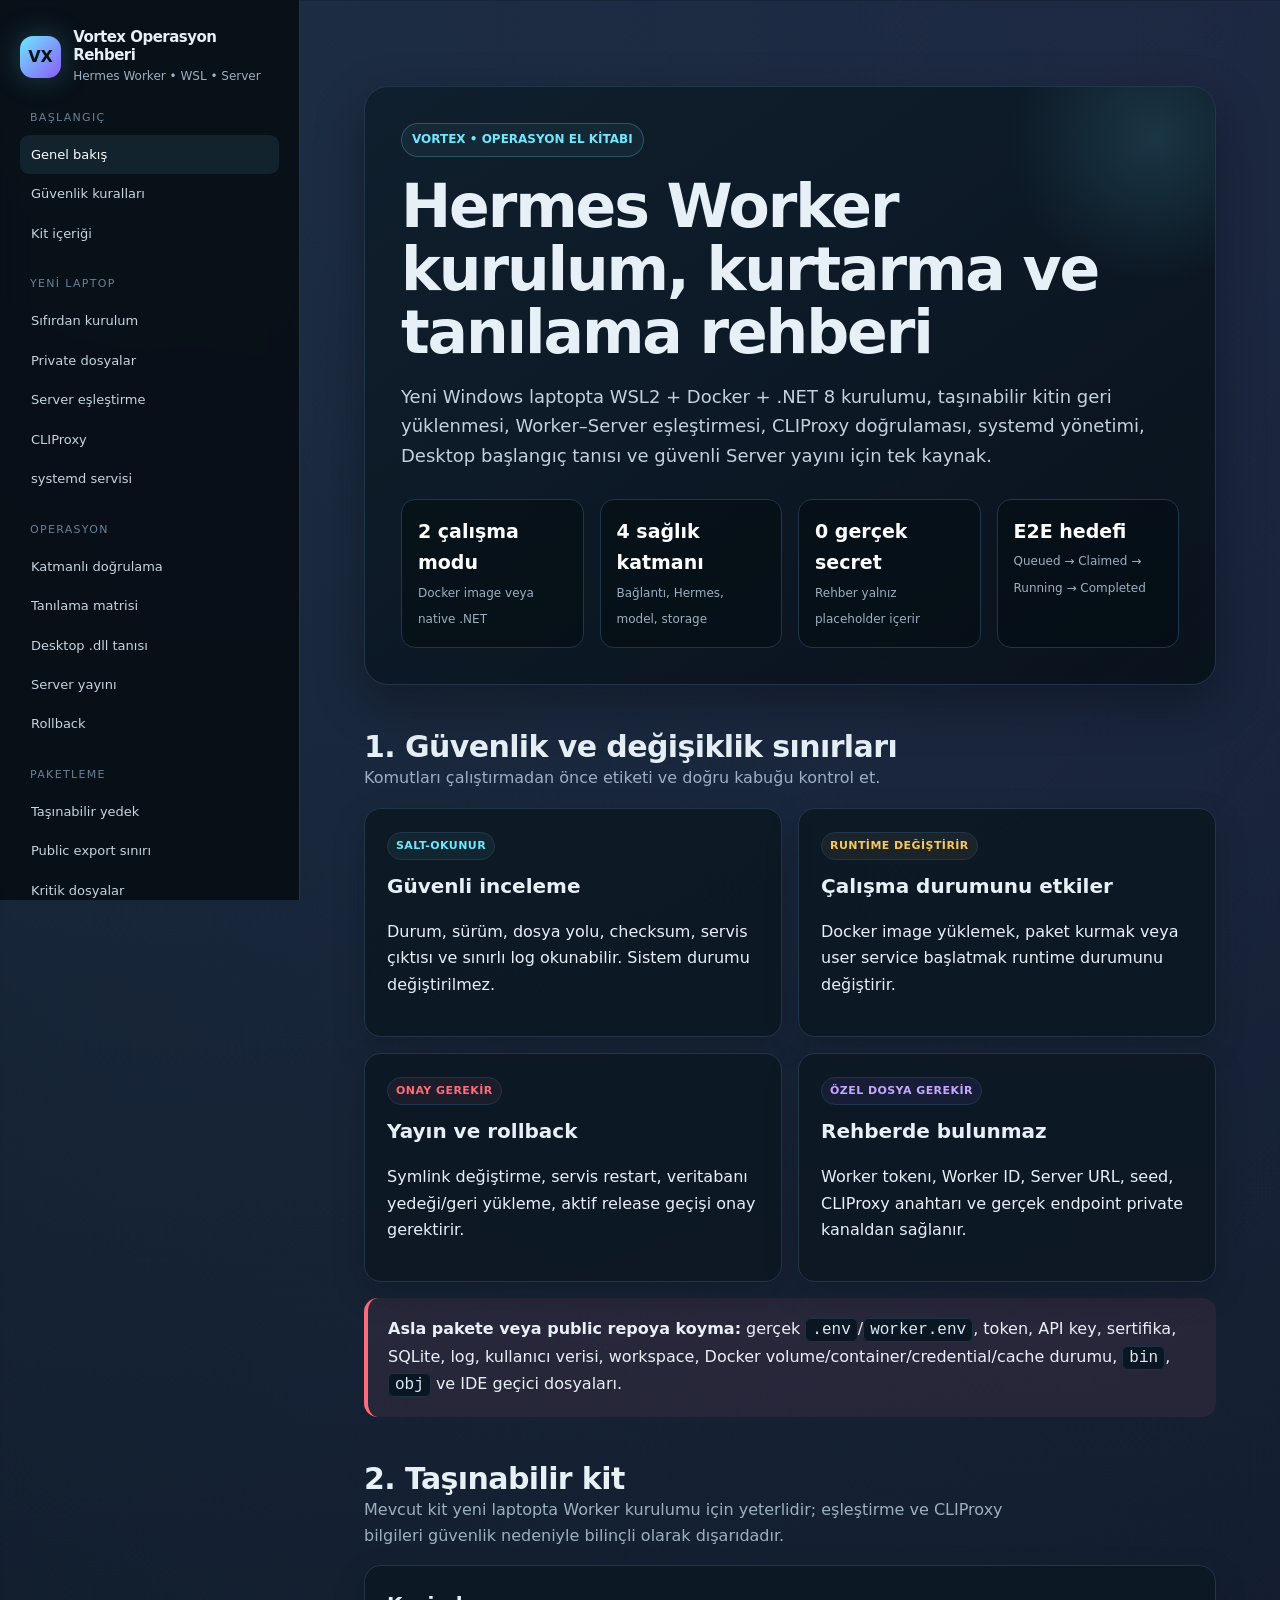
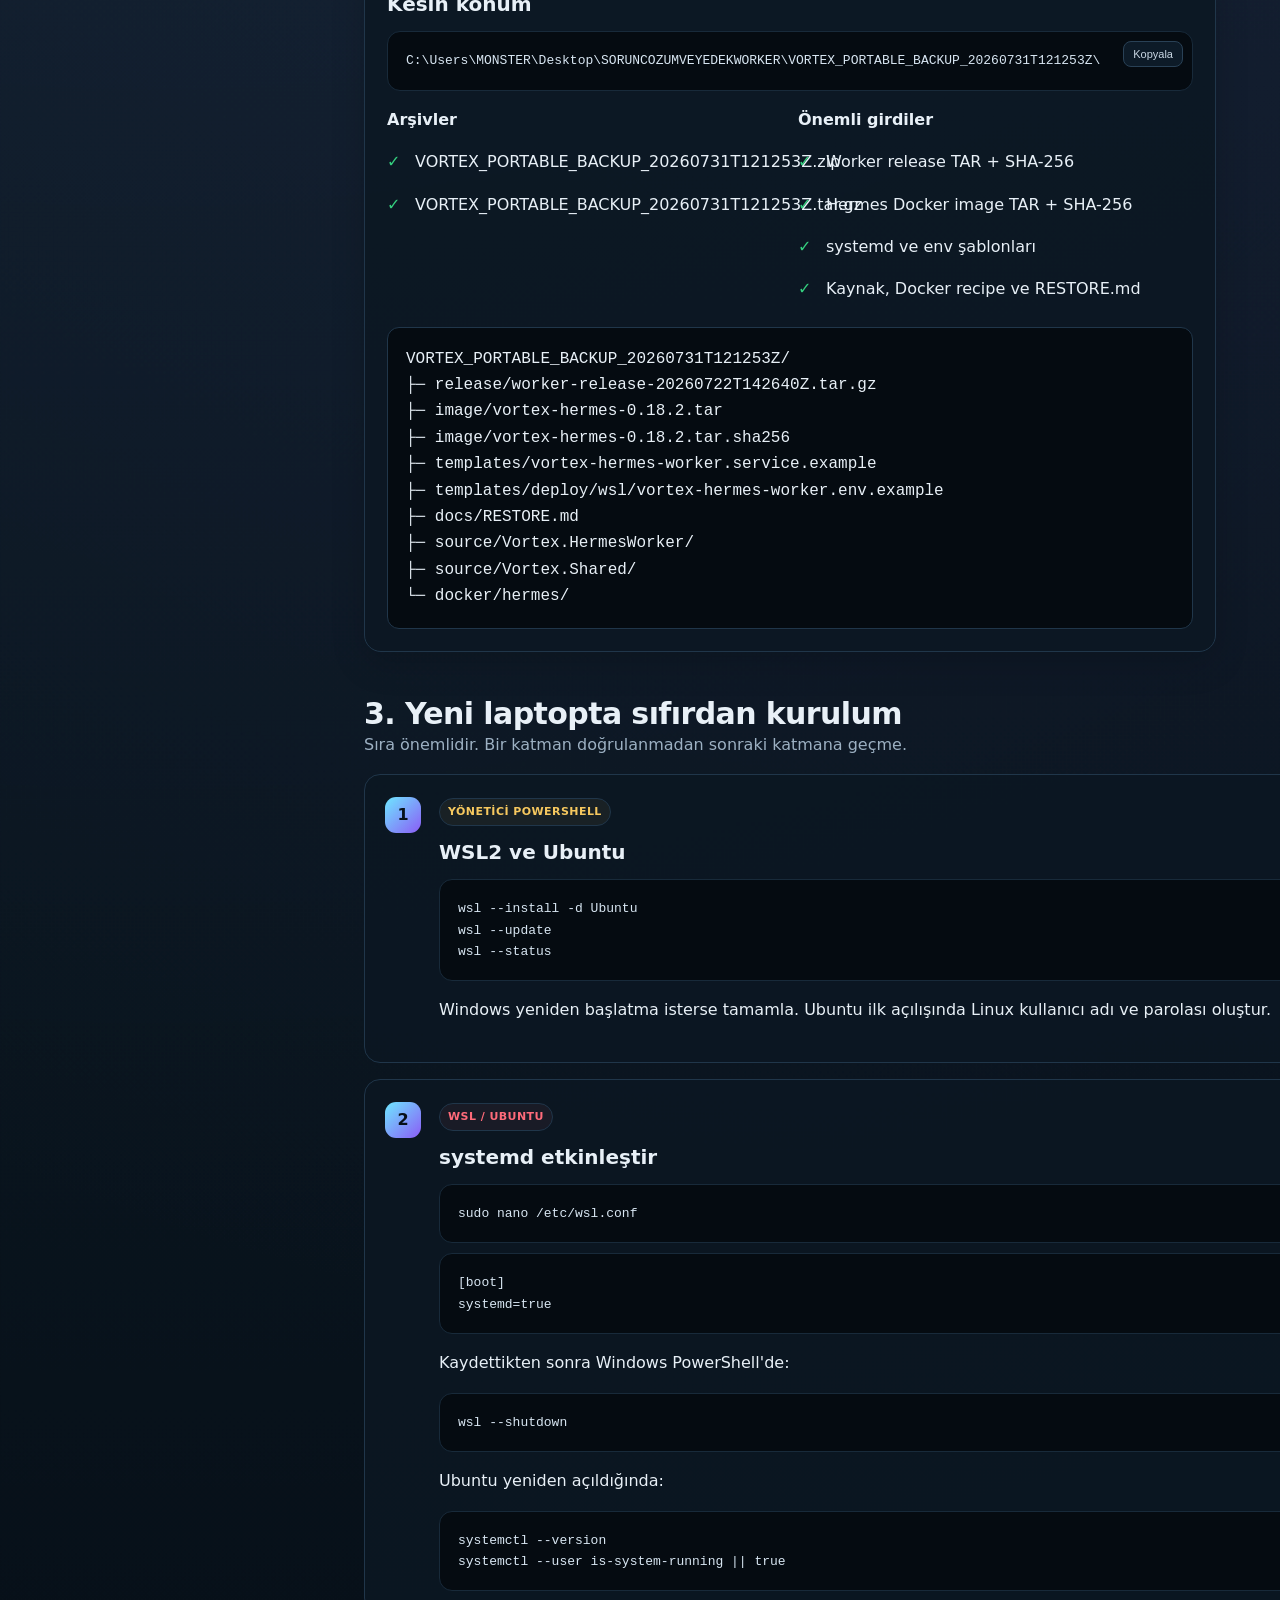
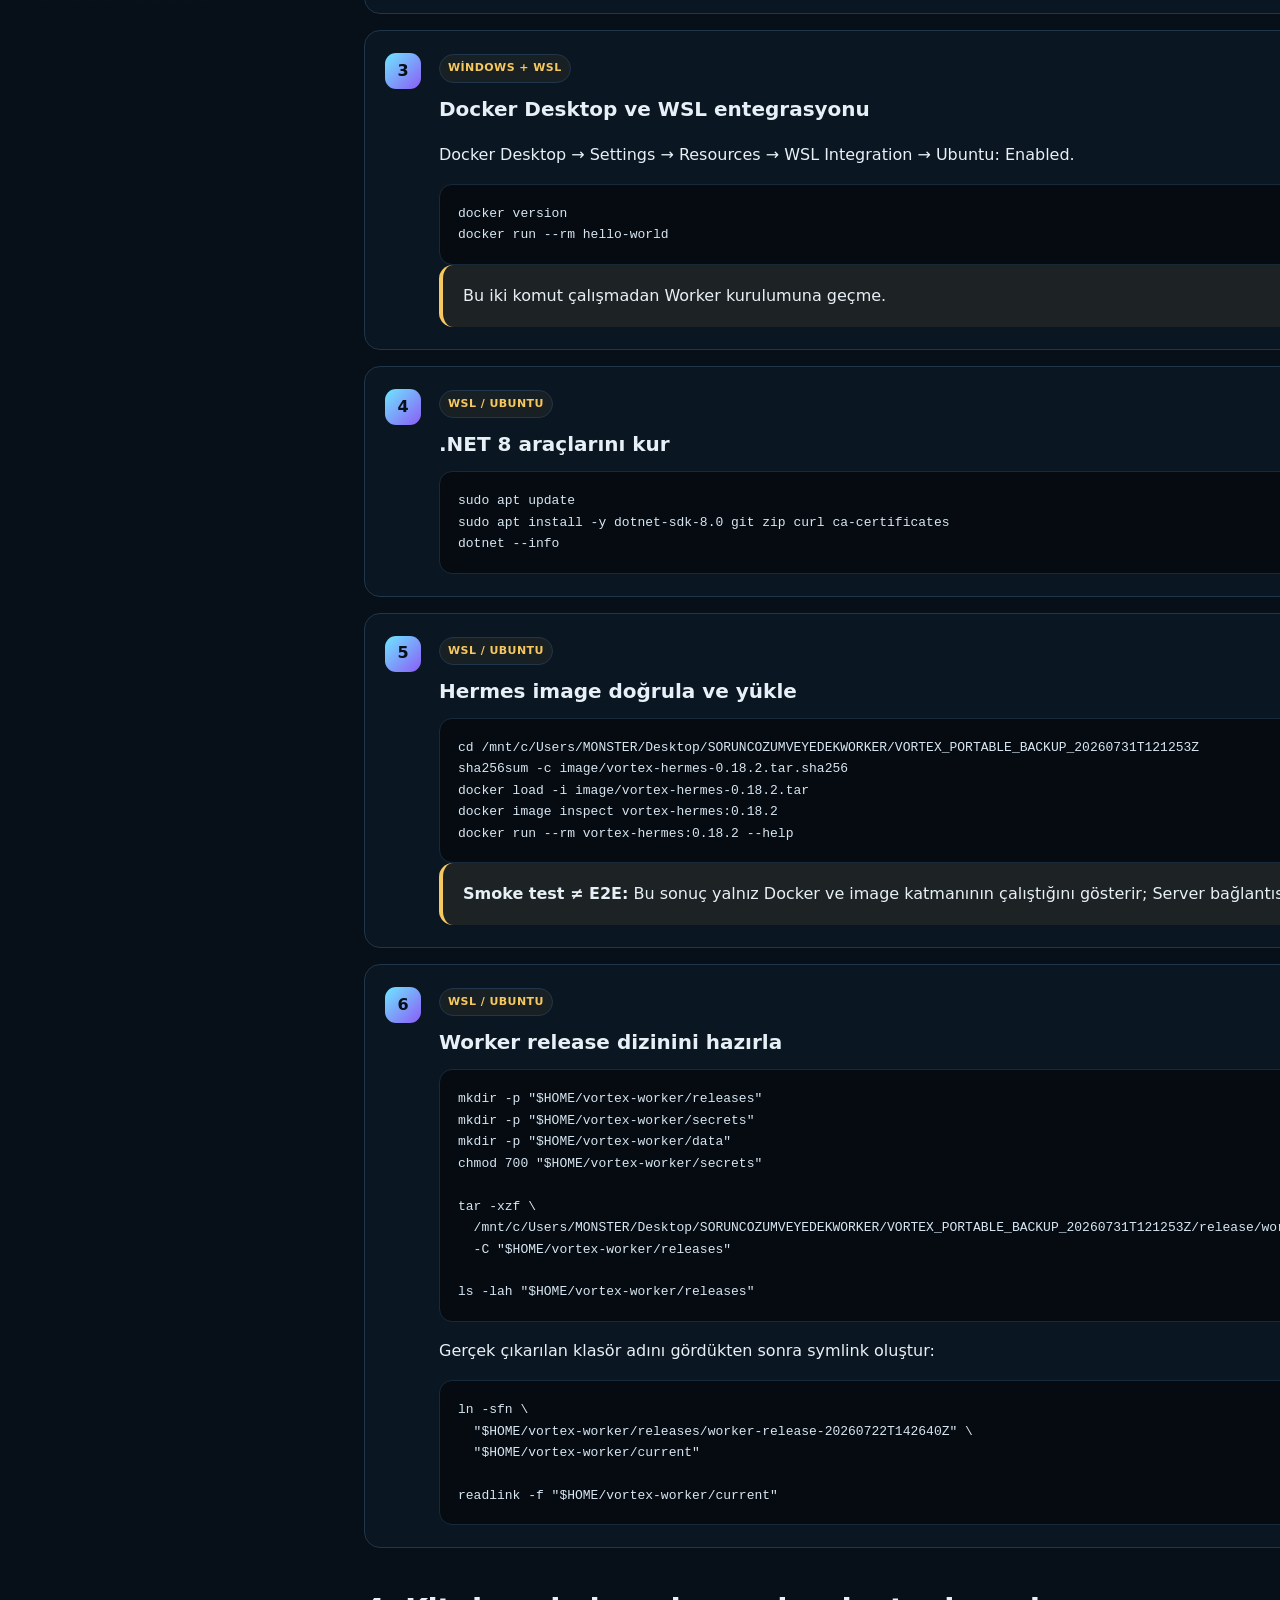
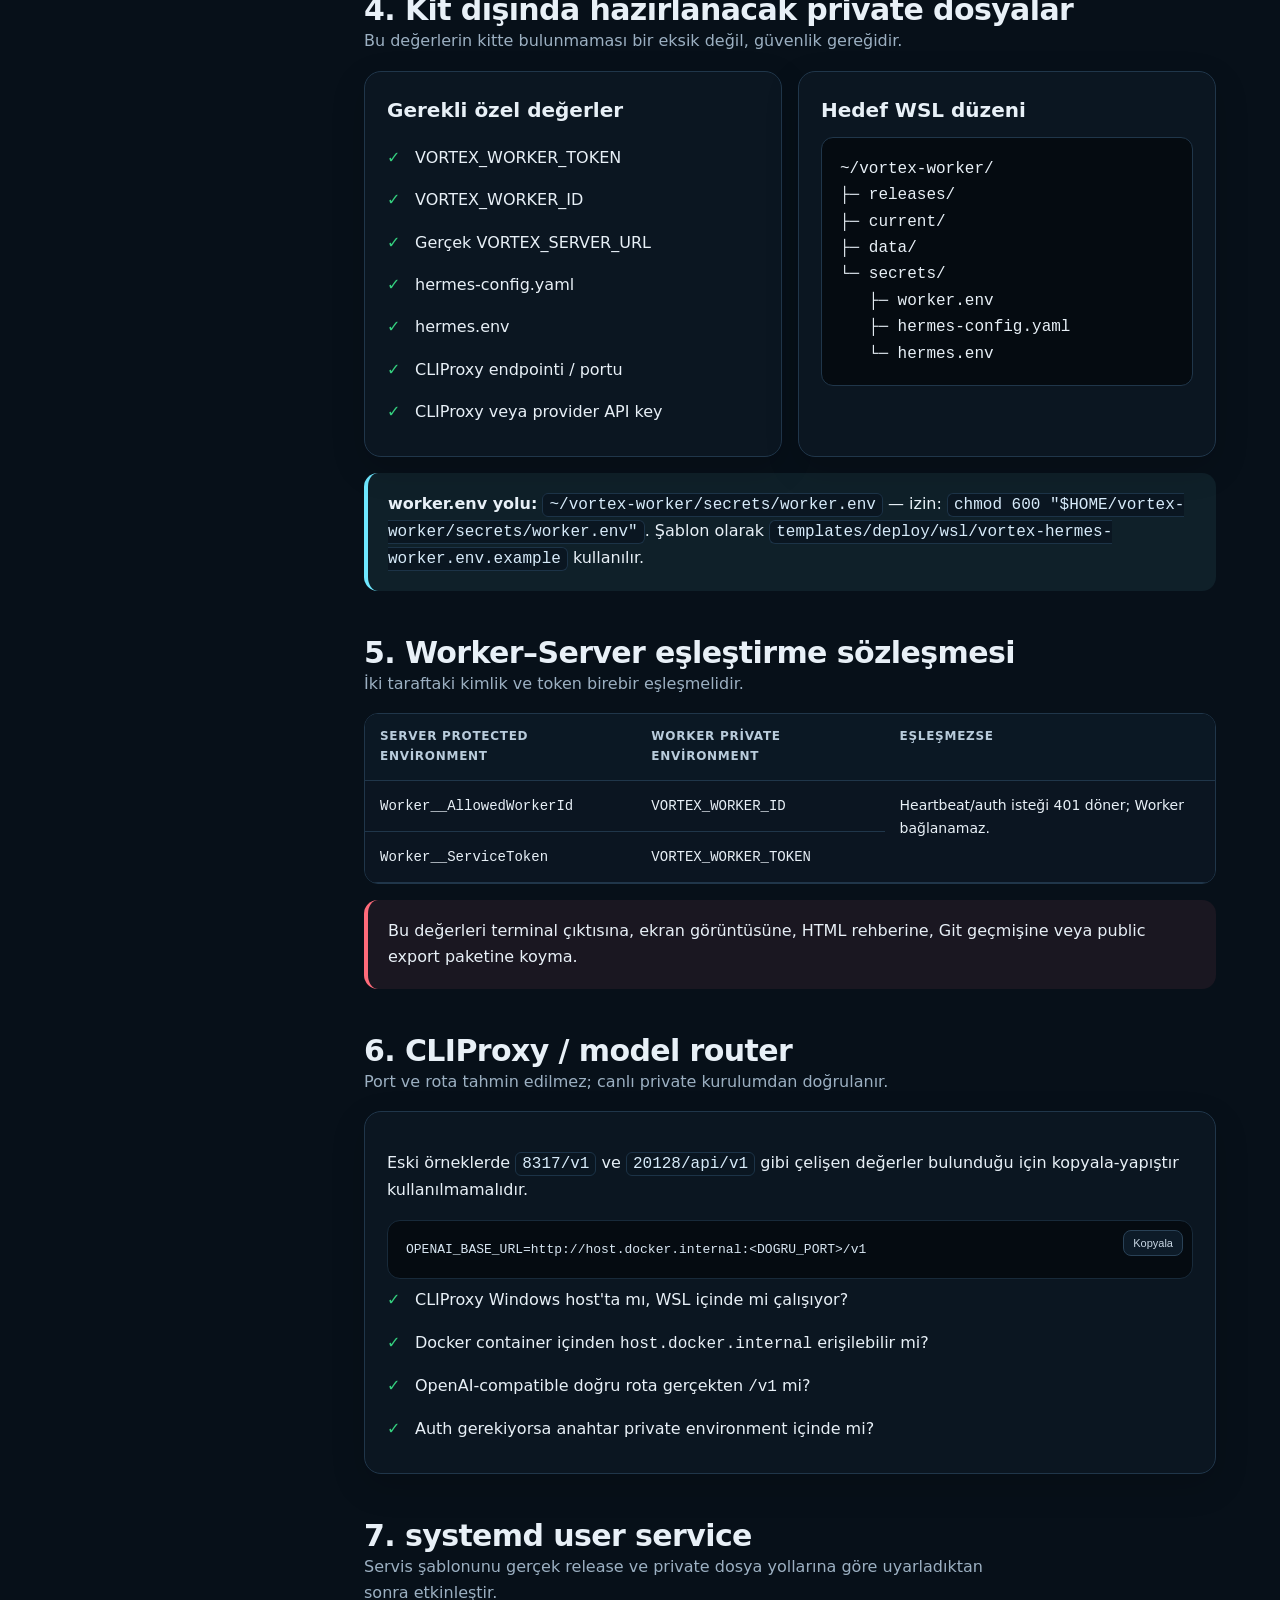
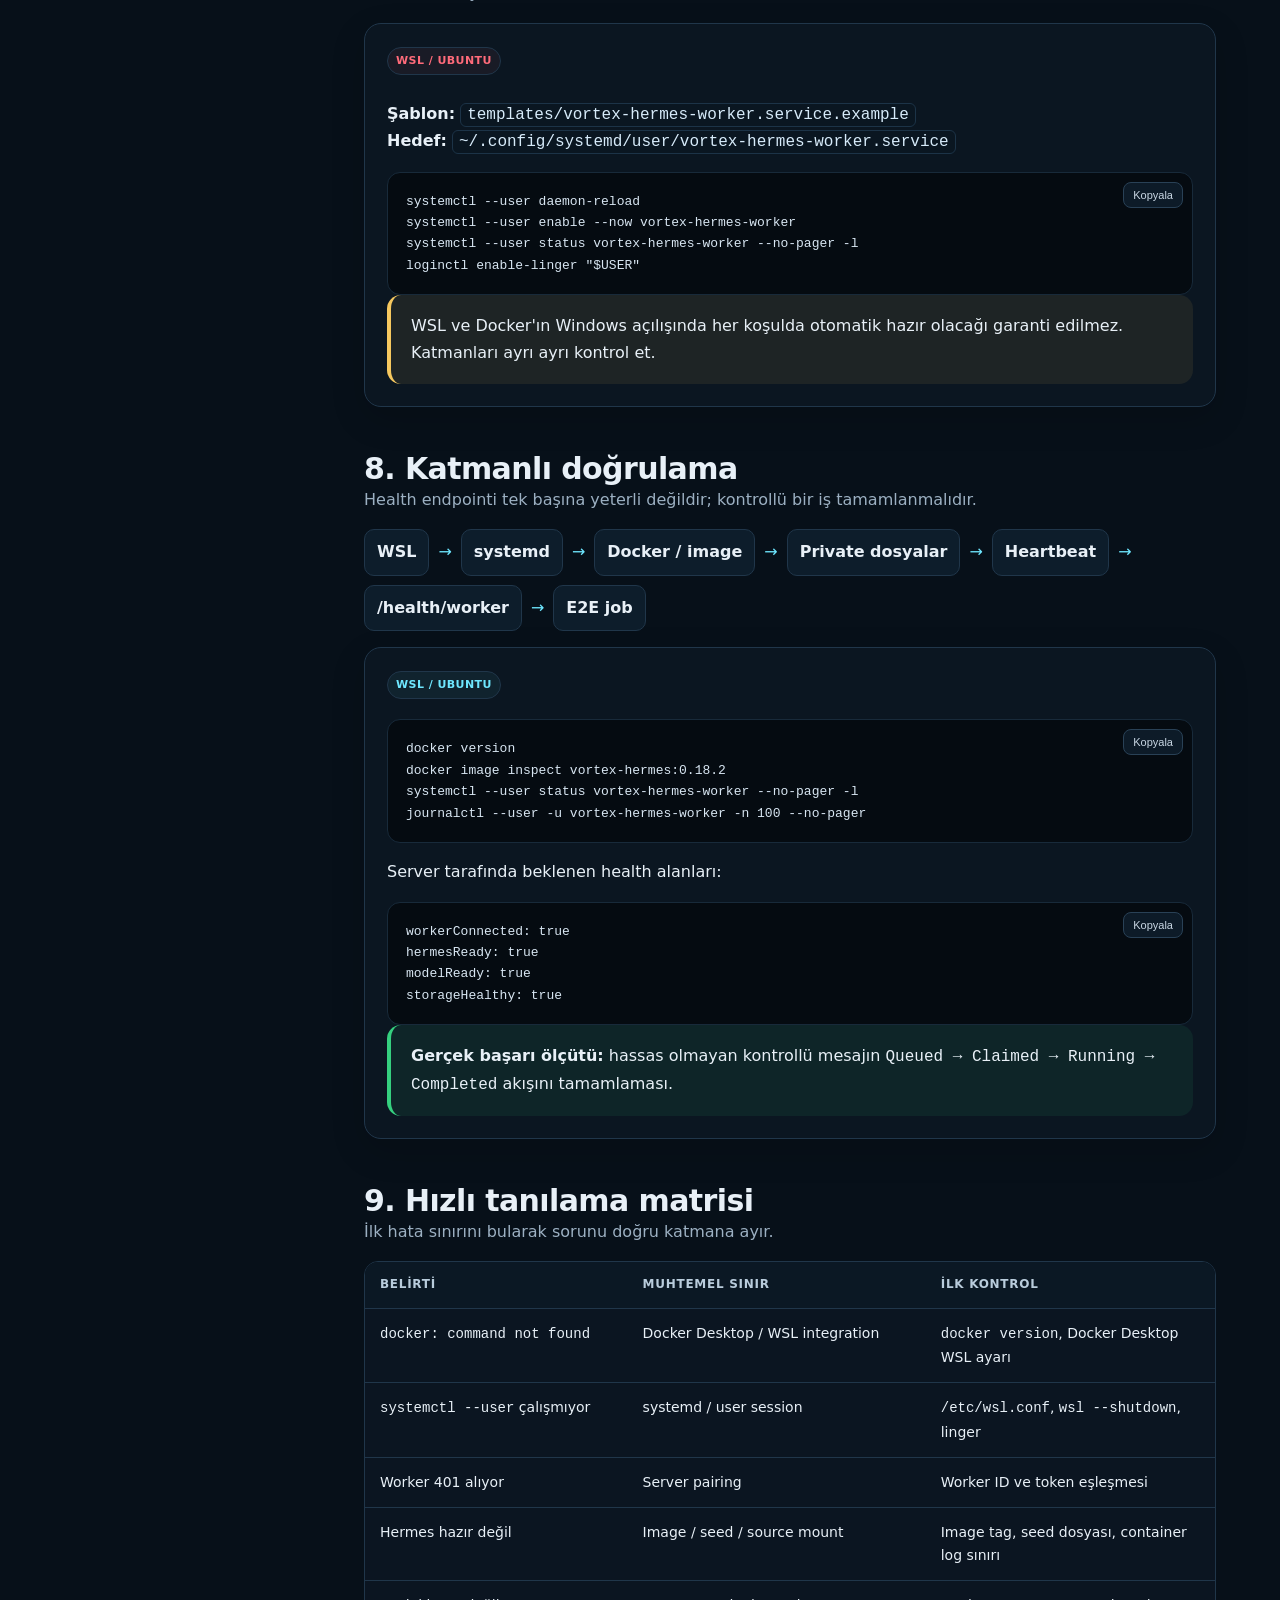
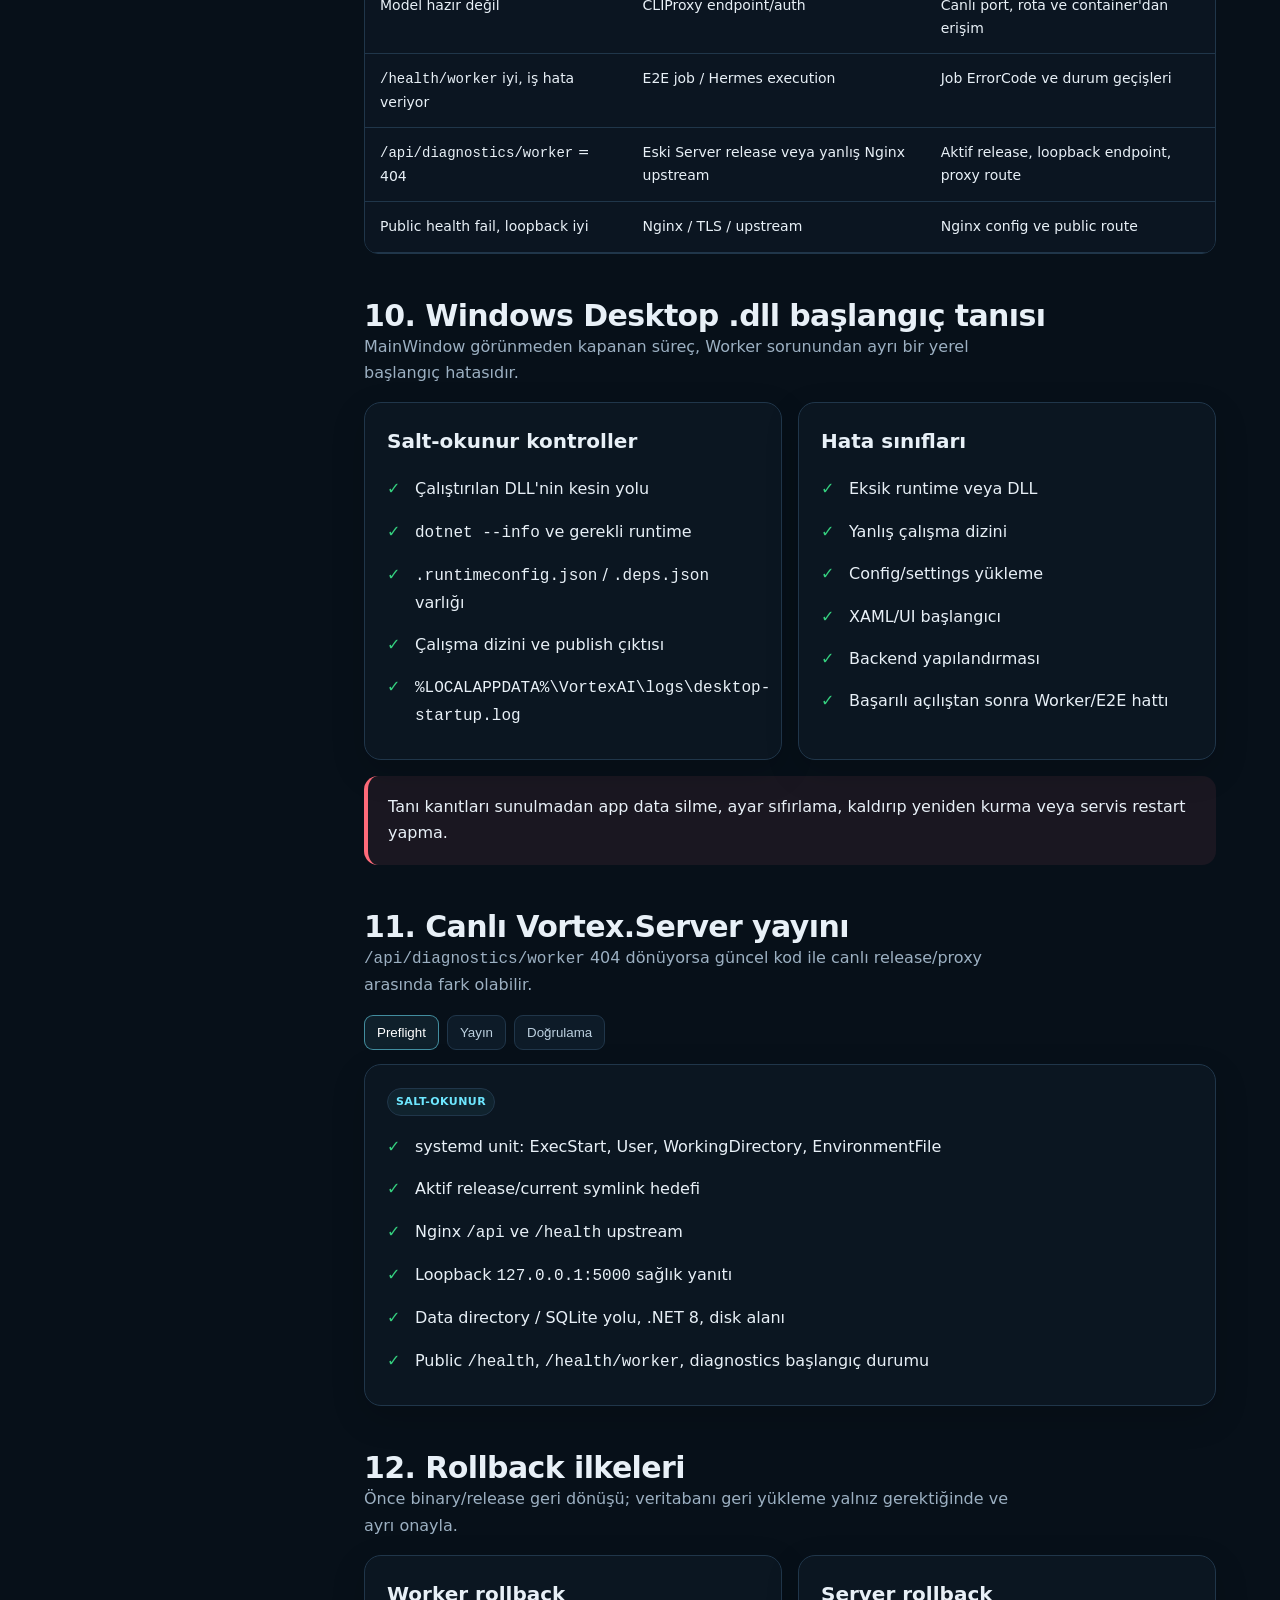
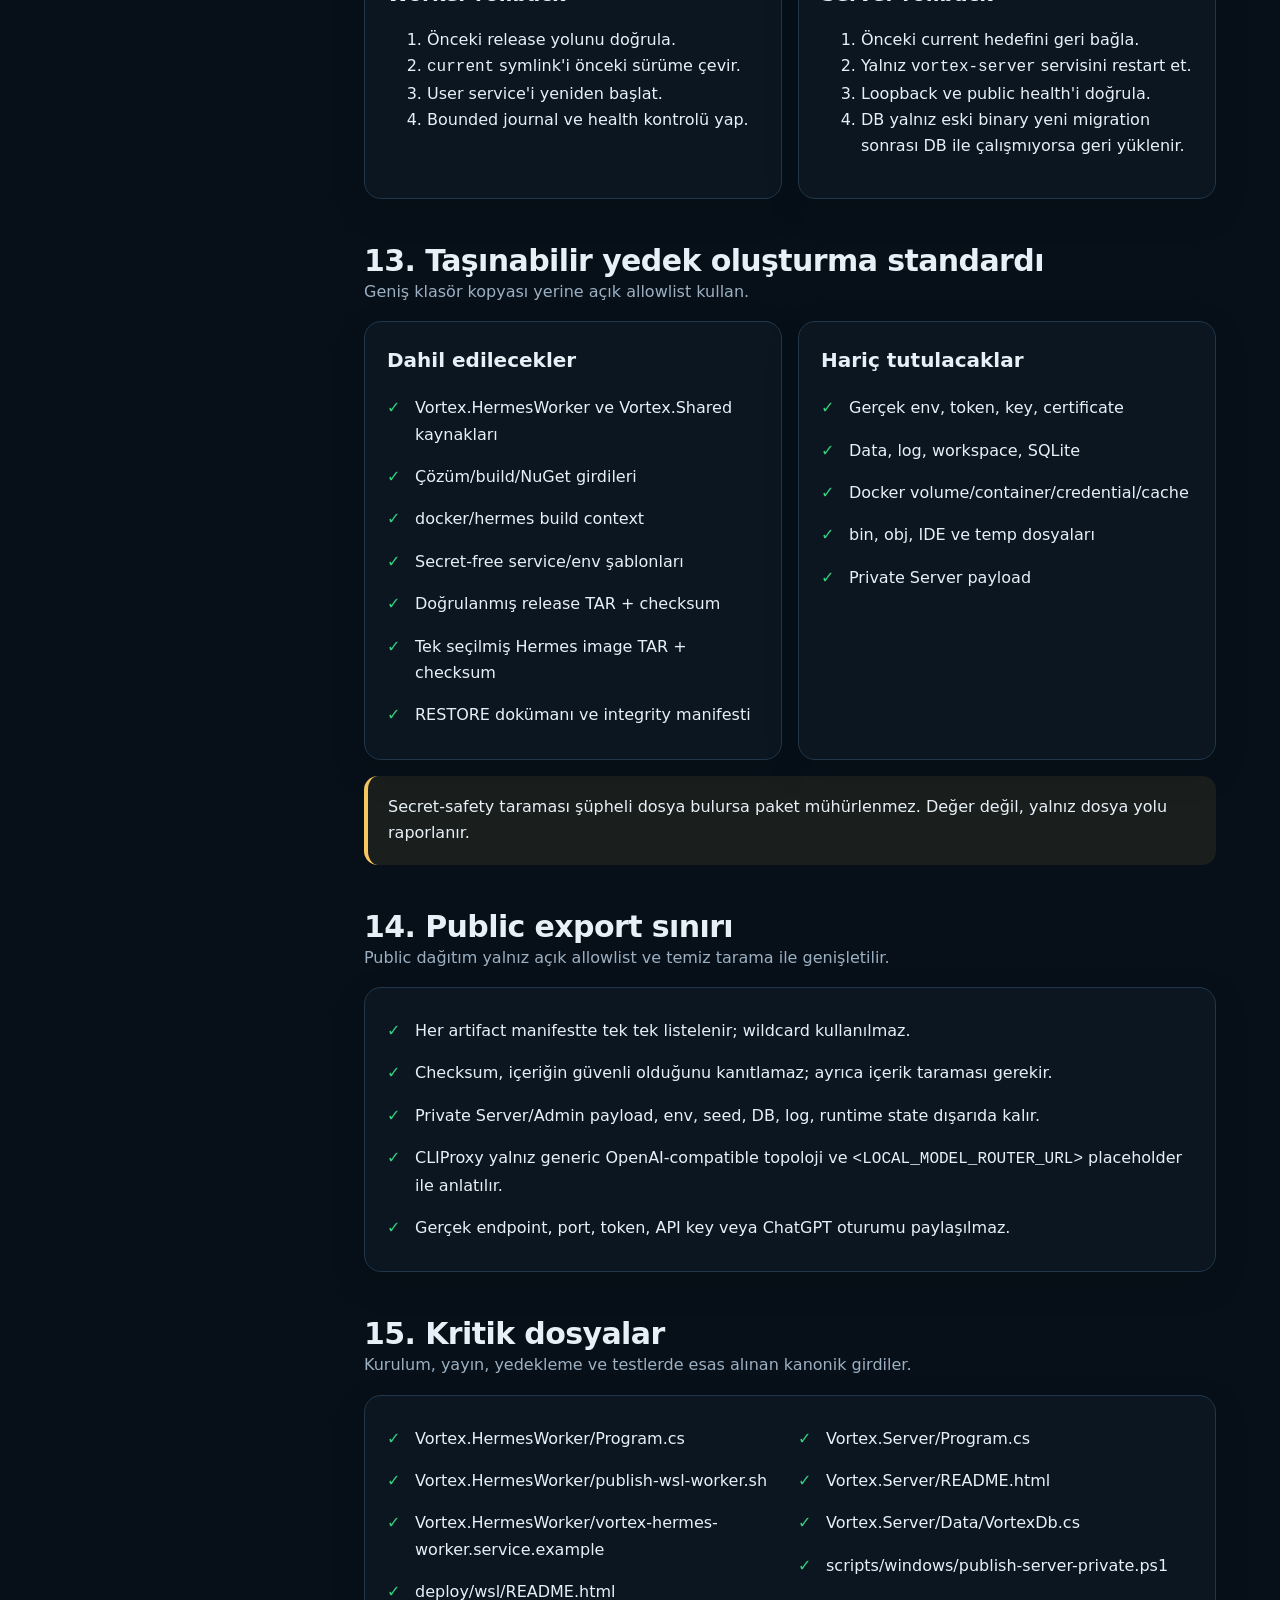
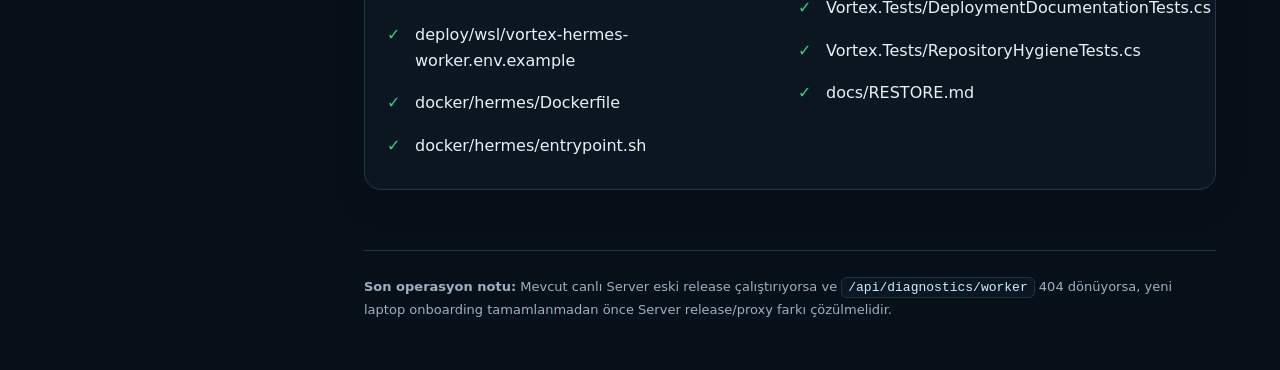
<file: Vortex.HermesWorker/README.html>
<!doctype html>
<html lang="tr">
<head>
<meta charset="utf-8">
<meta name="viewport" content="width=device-width,initial-scale=1">
<title>Vortex Hermes Worker — Kurulum, Yedekleme ve Tanılama Rehberi</title>
<meta name="description" content="Vortex Hermes Worker için WSL2, Docker, .NET 8, taşınabilir yedek, systemd, Server eşleştirme, tanılama ve rollback rehberi.">
<style>
:root{--bg:#071019;--panel:#0c1723;--panel2:#101f2d;--text:#e8f0f7;--muted:#9cb0c2;--line:#20364a;--accent:#6ee7ff;--accent2:#8b5cf6;--ok:#35d07f;--warn:#f6c85f;--danger:#ff6b7a;--code:#050b11;--shadow:0 18px 50px rgba(0,0,0,.32)}
*{box-sizing:border-box}html{scroll-behavior:smooth}body{margin:0;font-family:Inter,ui-sans-serif,system-ui,-apple-system,"Segoe UI",Roboto,Arial,sans-serif;background:radial-gradient(circle at 12% 0%,rgba(110,231,255,.11),transparent 28%),radial-gradient(circle at 88% 0%,rgba(139,92,246,.12),transparent 26%),var(--bg);color:var(--text);line-height:1.65}
a{color:var(--accent);text-decoration:none}a:hover{text-decoration:underline}.layout{display:grid;grid-template-columns:300px minmax(0,1fr);min-height:100vh}.sidebar{position:sticky;top:0;height:100vh;padding:28px 20px;border-right:1px solid var(--line);background:rgba(5,11,17,.84);backdrop-filter:blur(14px);overflow:auto}.brand{display:flex;gap:12px;align-items:center;margin-bottom:22px}.logo{width:42px;height:42px;border-radius:13px;background:linear-gradient(135deg,var(--accent),var(--accent2));box-shadow:0 0 30px rgba(110,231,255,.25);display:grid;place-items:center;color:#031018;font-weight:900}.brand h1{font-size:15px;line-height:1.2;margin:0}.brand p{font-size:12px;color:var(--muted);margin:3px 0 0}.nav-title{font-size:11px;letter-spacing:.12em;text-transform:uppercase;color:#688197;margin:22px 10px 8px}.nav a{display:block;padding:9px 11px;border-radius:9px;color:#c7d5e1;font-size:13px}.nav a:hover,.nav a.active{background:rgba(110,231,255,.09);color:white;text-decoration:none}.side-note{margin-top:22px;padding:13px;border:1px solid var(--line);border-radius:12px;background:rgba(16,31,45,.75);font-size:12px;color:var(--muted)}main{padding:42px clamp(22px,5vw,72px) 80px;max-width:1250px;width:100%}.hero{padding:36px;border:1px solid var(--line);border-radius:24px;background:linear-gradient(145deg,rgba(16,31,45,.95),rgba(8,17,26,.92));box-shadow:var(--shadow);position:relative;overflow:hidden}.hero:after{content:"";position:absolute;right:-100px;top:-110px;width:320px;height:320px;border-radius:50%;background:radial-gradient(circle,rgba(110,231,255,.14),transparent 65%)}.eyebrow{display:inline-flex;align-items:center;gap:8px;padding:6px 10px;border:1px solid rgba(110,231,255,.24);border-radius:99px;color:var(--accent);font-size:12px;font-weight:700;background:rgba(110,231,255,.05)}h1{font-size:clamp(34px,5vw,60px);line-height:1.05;margin:18px 0 14px;letter-spacing:-.035em}.lead{font-size:18px;color:#c4d2df;max-width:850px}.hero-grid,.grid{display:grid;gap:16px}.hero-grid{grid-template-columns:repeat(4,1fr);margin-top:28px}.stat{padding:16px;border-radius:14px;background:rgba(4,12,18,.6);border:1px solid var(--line)}.stat b{display:block;font-size:19px;color:white}.stat span{font-size:12px;color:var(--muted)}section{scroll-margin-top:25px;margin-top:44px}.section-head{display:flex;align-items:end;justify-content:space-between;gap:20px;margin-bottom:16px}h2{font-size:30px;line-height:1.2;margin:0;letter-spacing:-.02em}h3{font-size:20px;margin:0 0 10px}h4{margin:0 0 8px}.section-head p{color:var(--muted);max-width:650px;margin:0}.card{background:rgba(12,23,35,.88);border:1px solid var(--line);border-radius:17px;padding:22px;box-shadow:0 12px 34px rgba(0,0,0,.16)}.grid.two{grid-template-columns:repeat(2,minmax(0,1fr))}.grid.three{grid-template-columns:repeat(3,minmax(0,1fr))}.callout{padding:18px 20px;border-radius:14px;border-left:4px solid var(--accent);background:rgba(110,231,255,.07)}.callout.warn{border-color:var(--warn);background:rgba(246,200,95,.08)}.callout.danger{border-color:var(--danger);background:rgba(255,107,122,.08)}.callout.ok{border-color:var(--ok);background:rgba(53,208,127,.08)}.badge{display:inline-block;font-size:11px;font-weight:800;letter-spacing:.04em;text-transform:uppercase;padding:4px 8px;border-radius:99px;border:1px solid var(--line);margin-bottom:10px}.readonly{color:var(--accent);background:rgba(110,231,255,.06)}.runtime{color:var(--warn);background:rgba(246,200,95,.06)}.approval{color:var(--danger);background:rgba(255,107,122,.06)}.private{color:#c4a7ff;background:rgba(139,92,246,.08)}pre{position:relative;background:var(--code);border:1px solid #182a3a;border-radius:13px;padding:18px;overflow:auto;color:#d8e6f2;font:13px/1.65 ui-monospace,SFMono-Regular,Consolas,"Liberation Mono",monospace;margin:10px 0 0}.copy{position:absolute;right:9px;top:9px;border:1px solid #294156;background:#0d1b28;color:#c9d7e4;border-radius:8px;padding:6px 9px;font-size:11px;cursor:pointer}.copy:hover{background:#14283a}code{font-family:ui-monospace,SFMono-Regular,Consolas,monospace}.inline{background:#0a1621;border:1px solid #1c3347;padding:2px 6px;border-radius:6px;color:#d7ebfa}.steps{counter-reset:step;display:grid;gap:16px}.step{position:relative;padding:22px 22px 22px 74px;background:rgba(12,23,35,.88);border:1px solid var(--line);border-radius:16px}.step:before{counter-increment:step;content:counter(step);position:absolute;left:20px;top:22px;width:36px;height:36px;border-radius:11px;background:linear-gradient(135deg,var(--accent),var(--accent2));color:#071019;font-weight:900;display:grid;place-items:center}.checklist{list-style:none;padding:0;margin:0}.checklist li{padding:8px 0 8px 28px;position:relative}.checklist li:before{content:"✓";position:absolute;left:0;color:var(--ok);font-weight:800}.tree{white-space:pre;font-family:ui-monospace,SFMono-Regular,Consolas,monospace;background:var(--code);padding:18px;border:1px solid var(--line);border-radius:12px;overflow:auto}.table-wrap{overflow:auto;border:1px solid var(--line);border-radius:14px}table{width:100%;border-collapse:collapse;min-width:720px;background:rgba(12,23,35,.85)}th,td{text-align:left;padding:13px 15px;border-bottom:1px solid var(--line);vertical-align:top}th{font-size:12px;color:#b9ccdc;text-transform:uppercase;letter-spacing:.06em;background:#0b1824}td{font-size:14px}.flow{display:flex;flex-wrap:wrap;align-items:center;gap:9px}.flow span{padding:9px 12px;border-radius:10px;background:#0d1d2b;border:1px solid var(--line);font-weight:700}.flow i{color:var(--accent);font-style:normal}.tabs{display:flex;flex-wrap:wrap;gap:8px;margin-bottom:14px}.tab{border:1px solid var(--line);background:#0d1b28;color:#bcd0df;padding:9px 12px;border-radius:9px;cursor:pointer}.tab.active{border-color:rgba(110,231,255,.55);color:white;background:rgba(110,231,255,.08)}.tab-panel{display:none}.tab-panel.active{display:block}.footer{margin-top:60px;padding-top:25px;border-top:1px solid var(--line);color:var(--muted);font-size:13px}.mobile-menu{display:none;position:fixed;right:16px;bottom:16px;z-index:20;border:1px solid var(--line);background:#10202e;color:white;border-radius:12px;padding:11px 14px;box-shadow:var(--shadow)}
@media(max-width:1000px){.layout{display:block}.sidebar{position:fixed;z-index:19;left:-320px;width:300px;transition:.2s}.sidebar.open{left:0}.mobile-menu{display:block}.hero-grid{grid-template-columns:repeat(2,1fr)}main{padding-top:24px}.grid.two,.grid.three{grid-template-columns:1fr}}
@media(max-width:600px){.hero{padding:24px}.hero-grid{grid-template-columns:1fr}h1{font-size:38px}.section-head{display:block}.section-head p{margin-top:8px}.step{padding-left:22px;padding-top:72px}.step:before{top:20px}}
@media print{.sidebar,.mobile-menu,.copy{display:none!important}.layout{display:block}body{background:white;color:#111}main{max-width:none;padding:0}.hero,.card,.step,table{box-shadow:none;background:white;color:#111;border-color:#bbb}.lead,.section-head p,.side-note{color:#333}pre,.tree{white-space:pre-wrap;background:#f4f4f4;color:#111}}
</style>
</head>
<body>
<div class="layout">
<aside class="sidebar" id="sidebar">
  <div class="brand"><div class="logo">VX</div><div><h1>Vortex Operasyon Rehberi</h1><p>Hermes Worker • WSL • Server</p></div></div>
  <div class="nav">
    <div class="nav-title">Başlangıç</div>
    <a href="#ozet">Genel bakış</a><a href="#guvenlik">Güvenlik kuralları</a><a href="#kit">Kit içeriği</a>
    <div class="nav-title">Yeni laptop</div>
    <a href="#kurulum">Sıfırdan kurulum</a><a href="#private">Private dosyalar</a><a href="#eslestirme">Server eşleştirme</a><a href="#cliproxy">CLIProxy</a><a href="#service">systemd servisi</a>
    <div class="nav-title">Operasyon</div>
    <a href="#dogrulama">Katmanlı doğrulama</a><a href="#tani">Tanılama matrisi</a><a href="#desktop">Desktop .dll tanısı</a><a href="#server">Server yayını</a><a href="#rollback">Rollback</a>
    <div class="nav-title">Paketleme</div>
    <a href="#yedek">Taşınabilir yedek</a><a href="#public">Public export sınırı</a><a href="#dosyalar">Kritik dosyalar</a>
  </div>
  <div class="side-note"><b>Temel ilke:</b><br>Önce salt-okunur kanıt toplanır. Restart, symlink değişimi, publish, env düzenleme ve veri geri yükleme açık onay gerektirir.</div>
</aside>
<button class="mobile-menu" onclick="document.getElementById('sidebar').classList.toggle('open')">Menü</button>
<main>
<section class="hero" id="ozet">
  <span class="eyebrow">VORTEX • OPERASYON EL KİTABI</span>
  <h1>Hermes Worker kurulum, kurtarma ve tanılama rehberi</h1>
  <p class="lead">Yeni Windows laptopta WSL2 + Docker + .NET 8 kurulumu, taşınabilir kitin geri yüklenmesi, Worker–Server eşleştirmesi, CLIProxy doğrulaması, systemd yönetimi, Desktop başlangıç tanısı ve güvenli Server yayını için tek kaynak.</p>
  <div class="hero-grid">
    <div class="stat"><b>2 çalışma modu</b><span>Docker image veya native .NET</span></div>
    <div class="stat"><b>4 sağlık katmanı</b><span>Bağlantı, Hermes, model, storage</span></div>
    <div class="stat"><b>0 gerçek secret</b><span>Rehber yalnız placeholder içerir</span></div>
    <div class="stat"><b>E2E hedefi</b><span>Queued → Claimed → Running → Completed</span></div>
  </div>
</section>

<section id="guvenlik">
<div class="section-head"><div><h2>1. Güvenlik ve değişiklik sınırları</h2><p>Komutları çalıştırmadan önce etiketi ve doğru kabuğu kontrol et.</p></div></div>
<div class="grid two">
  <div class="card"><span class="badge readonly">Salt-okunur</span><h3>Güvenli inceleme</h3><p>Durum, sürüm, dosya yolu, checksum, servis çıktısı ve sınırlı log okunabilir. Sistem durumu değiştirilmez.</p></div>
  <div class="card"><span class="badge runtime">Runtime değiştirir</span><h3>Çalışma durumunu etkiler</h3><p>Docker image yüklemek, paket kurmak veya user service başlatmak runtime durumunu değiştirir.</p></div>
  <div class="card"><span class="badge approval">Onay gerekir</span><h3>Yayın ve rollback</h3><p>Symlink değiştirme, servis restart, veritabanı yedeği/geri yükleme, aktif release geçişi onay gerektirir.</p></div>
  <div class="card"><span class="badge private">Özel dosya gerekir</span><h3>Rehberde bulunmaz</h3><p>Worker tokenı, Worker ID, Server URL, seed, CLIProxy anahtarı ve gerçek endpoint private kanaldan sağlanır.</p></div>
</div>
<div class="callout danger" style="margin-top:16px"><b>Asla pakete veya public repoya koyma:</b> gerçek <code class="inline">.env</code>/<code class="inline">worker.env</code>, token, API key, sertifika, SQLite, log, kullanıcı verisi, workspace, Docker volume/container/credential/cache durumu, <code class="inline">bin</code>, <code class="inline">obj</code> ve IDE geçici dosyaları.</div>
</section>

<section id="kit">
<div class="section-head"><div><h2>2. Taşınabilir kit</h2><p>Mevcut kit yeni laptopta Worker kurulumu için yeterlidir; eşleştirme ve CLIProxy bilgileri güvenlik nedeniyle bilinçli olarak dışarıdadır.</p></div></div>
<div class="card">
<h3>Kesin konum</h3><pre><button class="copy">Kopyala</button>C:\Users\MONSTER\Desktop\SORUNCOZUMVEYEDEKWORKER\VORTEX_PORTABLE_BACKUP_20260731T121253Z\</pre>
<div class="grid two" style="margin-top:16px">
<div><h4>Arşivler</h4><ul class="checklist"><li>VORTEX_PORTABLE_BACKUP_20260731T121253Z.zip</li><li>VORTEX_PORTABLE_BACKUP_20260731T121253Z.tar.gz</li></ul></div>
<div><h4>Önemli girdiler</h4><ul class="checklist"><li>Worker release TAR + SHA-256</li><li>Hermes Docker image TAR + SHA-256</li><li>systemd ve env şablonları</li><li>Kaynak, Docker recipe ve RESTORE.md</li></ul></div>
</div>
<div class="tree" style="margin-top:16px">VORTEX_PORTABLE_BACKUP_20260731T121253Z/
├─ release/worker-release-20260722T142640Z.tar.gz
├─ image/vortex-hermes-0.18.2.tar
├─ image/vortex-hermes-0.18.2.tar.sha256
├─ templates/vortex-hermes-worker.service.example
├─ templates/deploy/wsl/vortex-hermes-worker.env.example
├─ docs/RESTORE.md
├─ source/Vortex.HermesWorker/
├─ source/Vortex.Shared/
└─ docker/hermes/</div>
</div>
</section>

<section id="kurulum">
<div class="section-head"><div><h2>3. Yeni laptopta sıfırdan kurulum</h2><p>Sıra önemlidir. Bir katman doğrulanmadan sonraki katmana geçme.</p></div></div>
<div class="steps">
<div class="step"><span class="badge runtime">Yönetici PowerShell</span><h3>WSL2 ve Ubuntu</h3><pre><button class="copy">Kopyala</button>wsl --install -d Ubuntu
wsl --update
wsl --status</pre><p>Windows yeniden başlatma isterse tamamla. Ubuntu ilk açılışında Linux kullanıcı adı ve parolası oluştur.</p></div>
<div class="step"><span class="badge approval">WSL / Ubuntu</span><h3>systemd etkinleştir</h3><pre><button class="copy">Kopyala</button>sudo nano /etc/wsl.conf</pre><pre><button class="copy">Kopyala</button>[boot]
systemd=true</pre><p>Kaydettikten sonra Windows PowerShell'de:</p><pre><button class="copy">Kopyala</button>wsl --shutdown</pre><p>Ubuntu yeniden açıldığında:</p><pre><button class="copy">Kopyala</button>systemctl --version
systemctl --user is-system-running || true</pre></div>
<div class="step"><span class="badge runtime">Windows + WSL</span><h3>Docker Desktop ve WSL entegrasyonu</h3><p>Docker Desktop → Settings → Resources → WSL Integration → Ubuntu: Enabled.</p><pre><button class="copy">Kopyala</button>docker version
docker run --rm hello-world</pre><div class="callout warn">Bu iki komut çalışmadan Worker kurulumuna geçme.</div></div>
<div class="step"><span class="badge runtime">WSL / Ubuntu</span><h3>.NET 8 araçlarını kur</h3><pre><button class="copy">Kopyala</button>sudo apt update
sudo apt install -y dotnet-sdk-8.0 git zip curl ca-certificates
dotnet --info</pre></div>
<div class="step"><span class="badge runtime">WSL / Ubuntu</span><h3>Hermes image doğrula ve yükle</h3><pre><button class="copy">Kopyala</button>cd /mnt/c/Users/MONSTER/Desktop/SORUNCOZUMVEYEDEKWORKER/VORTEX_PORTABLE_BACKUP_20260731T121253Z
sha256sum -c image/vortex-hermes-0.18.2.tar.sha256
docker load -i image/vortex-hermes-0.18.2.tar
docker image inspect vortex-hermes:0.18.2
docker run --rm vortex-hermes:0.18.2 --help</pre><div class="callout warn"><b>Smoke test ≠ E2E:</b> Bu sonuç yalnız Docker ve image katmanının çalıştığını gösterir; Server bağlantısını kanıtlamaz.</div></div>
<div class="step"><span class="badge runtime">WSL / Ubuntu</span><h3>Worker release dizinini hazırla</h3><pre><button class="copy">Kopyala</button>mkdir -p "$HOME/vortex-worker/releases"
mkdir -p "$HOME/vortex-worker/secrets"
mkdir -p "$HOME/vortex-worker/data"
chmod 700 "$HOME/vortex-worker/secrets"

tar -xzf \
  /mnt/c/Users/MONSTER/Desktop/SORUNCOZUMVEYEDEKWORKER/VORTEX_PORTABLE_BACKUP_20260731T121253Z/release/worker-release-20260722T142640Z.tar.gz \
  -C "$HOME/vortex-worker/releases"

ls -lah "$HOME/vortex-worker/releases"</pre><p>Gerçek çıkarılan klasör adını gördükten sonra symlink oluştur:</p><pre><button class="copy">Kopyala</button>ln -sfn \
  "$HOME/vortex-worker/releases/worker-release-20260722T142640Z" \
  "$HOME/vortex-worker/current"

readlink -f "$HOME/vortex-worker/current"</pre></div>
</div>
</section>

<section id="private">
<div class="section-head"><div><h2>4. Kit dışında hazırlanacak private dosyalar</h2><p>Bu değerlerin kitte bulunmaması bir eksik değil, güvenlik gereğidir.</p></div></div>
<div class="grid two">
<div class="card"><h3>Gerekli özel değerler</h3><ul class="checklist"><li>VORTEX_WORKER_TOKEN</li><li>VORTEX_WORKER_ID</li><li>Gerçek VORTEX_SERVER_URL</li><li>hermes-config.yaml</li><li>hermes.env</li><li>CLIProxy endpointi / portu</li><li>CLIProxy veya provider API key</li></ul></div>
<div class="card"><h3>Hedef WSL düzeni</h3><div class="tree">~/vortex-worker/
├─ releases/
├─ current/
├─ data/
└─ secrets/
   ├─ worker.env
   ├─ hermes-config.yaml
   └─ hermes.env</div></div>
</div>
<div class="callout" style="margin-top:16px"><b>worker.env yolu:</b> <code class="inline">~/vortex-worker/secrets/worker.env</code> — izin: <code class="inline">chmod 600 "$HOME/vortex-worker/secrets/worker.env"</code>. Şablon olarak <code class="inline">templates/deploy/wsl/vortex-hermes-worker.env.example</code> kullanılır.</div>
</section>

<section id="eslestirme">
<div class="section-head"><div><h2>5. Worker–Server eşleştirme sözleşmesi</h2><p>İki taraftaki kimlik ve token birebir eşleşmelidir.</p></div></div>
<div class="table-wrap"><table><thead><tr><th>Server protected environment</th><th>Worker private environment</th><th>Eşleşmezse</th></tr></thead><tbody><tr><td><code>Worker__AllowedWorkerId</code></td><td><code>VORTEX_WORKER_ID</code></td><td rowspan="2">Heartbeat/auth isteği 401 döner; Worker bağlanamaz.</td></tr><tr><td><code>Worker__ServiceToken</code></td><td><code>VORTEX_WORKER_TOKEN</code></td></tr></tbody></table></div>
<div class="callout danger" style="margin-top:16px">Bu değerleri terminal çıktısına, ekran görüntüsüne, HTML rehberine, Git geçmişine veya public export paketine koyma.</div>
</section>

<section id="cliproxy">
<div class="section-head"><div><h2>6. CLIProxy / model router</h2><p>Port ve rota tahmin edilmez; canlı private kurulumdan doğrulanır.</p></div></div>
<div class="card">
<p>Eski örneklerde <code class="inline">8317/v1</code> ve <code class="inline">20128/api/v1</code> gibi çelişen değerler bulunduğu için kopyala-yapıştır kullanılmamalıdır.</p>
<pre><button class="copy">Kopyala</button>OPENAI_BASE_URL=http://host.docker.internal:&lt;DOGRU_PORT&gt;/v1</pre>
<ul class="checklist"><li>CLIProxy Windows host'ta mı, WSL içinde mi çalışıyor?</li><li>Docker container içinden <code>host.docker.internal</code> erişilebilir mi?</li><li>OpenAI-compatible doğru rota gerçekten <code>/v1</code> mi?</li><li>Auth gerekiyorsa anahtar private environment içinde mi?</li></ul>
</div>
</section>

<section id="service">
<div class="section-head"><div><h2>7. systemd user service</h2><p>Servis şablonunu gerçek release ve private dosya yollarına göre uyarladıktan sonra etkinleştir.</p></div></div>
<div class="card"><span class="badge approval">WSL / Ubuntu</span><p><b>Şablon:</b> <code class="inline">templates/vortex-hermes-worker.service.example</code><br><b>Hedef:</b> <code class="inline">~/.config/systemd/user/vortex-hermes-worker.service</code></p><pre><button class="copy">Kopyala</button>systemctl --user daemon-reload
systemctl --user enable --now vortex-hermes-worker
systemctl --user status vortex-hermes-worker --no-pager -l
loginctl enable-linger "$USER"</pre><div class="callout warn">WSL ve Docker'ın Windows açılışında her koşulda otomatik hazır olacağı garanti edilmez. Katmanları ayrı ayrı kontrol et.</div></div>
</section>

<section id="dogrulama">
<div class="section-head"><div><h2>8. Katmanlı doğrulama</h2><p>Health endpointi tek başına yeterli değildir; kontrollü bir iş tamamlanmalıdır.</p></div></div>
<div class="flow"><span>WSL</span><i>→</i><span>systemd</span><i>→</i><span>Docker / image</span><i>→</i><span>Private dosyalar</span><i>→</i><span>Heartbeat</span><i>→</i><span>/health/worker</span><i>→</i><span>E2E job</span></div>
<div class="card" style="margin-top:16px"><span class="badge readonly">WSL / Ubuntu</span><pre><button class="copy">Kopyala</button>docker version
docker image inspect vortex-hermes:0.18.2
systemctl --user status vortex-hermes-worker --no-pager -l
journalctl --user -u vortex-hermes-worker -n 100 --no-pager</pre><p>Server tarafında beklenen health alanları:</p><pre><button class="copy">Kopyala</button>workerConnected: true
hermesReady: true
modelReady: true
storageHealthy: true</pre><div class="callout ok"><b>Gerçek başarı ölçütü:</b> hassas olmayan kontrollü mesajın <code>Queued → Claimed → Running → Completed</code> akışını tamamlaması.</div></div>
</section>

<section id="tani">
<div class="section-head"><div><h2>9. Hızlı tanılama matrisi</h2><p>İlk hata sınırını bularak sorunu doğru katmana ayır.</p></div></div>
<div class="table-wrap"><table><thead><tr><th>Belirti</th><th>Muhtemel sınır</th><th>İlk kontrol</th></tr></thead><tbody>
<tr><td><code>docker: command not found</code></td><td>Docker Desktop / WSL integration</td><td><code>docker version</code>, Docker Desktop WSL ayarı</td></tr>
<tr><td><code>systemctl --user</code> çalışmıyor</td><td>systemd / user session</td><td><code>/etc/wsl.conf</code>, <code>wsl --shutdown</code>, linger</td></tr>
<tr><td>Worker 401 alıyor</td><td>Server pairing</td><td>Worker ID ve token eşleşmesi</td></tr>
<tr><td>Hermes hazır değil</td><td>Image / seed / source mount</td><td>Image tag, seed dosyası, container log sınırı</td></tr>
<tr><td>Model hazır değil</td><td>CLIProxy endpoint/auth</td><td>Canlı port, rota ve container'dan erişim</td></tr>
<tr><td><code>/health/worker</code> iyi, iş hata veriyor</td><td>E2E job / Hermes execution</td><td>Job ErrorCode ve durum geçişleri</td></tr>
<tr><td><code>/api/diagnostics/worker</code> = 404</td><td>Eski Server release veya yanlış Nginx upstream</td><td>Aktif release, loopback endpoint, proxy route</td></tr>
<tr><td>Public health fail, loopback iyi</td><td>Nginx / TLS / upstream</td><td>Nginx config ve public route</td></tr>
</tbody></table></div>
</section>

<section id="desktop">
<div class="section-head"><div><h2>10. Windows Desktop .dll başlangıç tanısı</h2><p>MainWindow görünmeden kapanan süreç, Worker sorunundan ayrı bir yerel başlangıç hatasıdır.</p></div></div>
<div class="grid two"><div class="card"><h3>Salt-okunur kontroller</h3><ul class="checklist"><li>Çalıştırılan DLL'nin kesin yolu</li><li><code>dotnet --info</code> ve gerekli runtime</li><li><code>.runtimeconfig.json</code> / <code>.deps.json</code> varlığı</li><li>Çalışma dizini ve publish çıktısı</li><li><code>%LOCALAPPDATA%\VortexAI\logs\desktop-startup.log</code></li></ul></div><div class="card"><h3>Hata sınıfları</h3><ul class="checklist"><li>Eksik runtime veya DLL</li><li>Yanlış çalışma dizini</li><li>Config/settings yükleme</li><li>XAML/UI başlangıcı</li><li>Backend yapılandırması</li><li>Başarılı açılıştan sonra Worker/E2E hattı</li></ul></div></div>
<div class="callout danger" style="margin-top:16px">Tanı kanıtları sunulmadan app data silme, ayar sıfırlama, kaldırıp yeniden kurma veya servis restart yapma.</div>
</section>

<section id="server">
<div class="section-head"><div><h2>11. Canlı Vortex.Server yayını</h2><p><code>/api/diagnostics/worker</code> 404 dönüyorsa güncel kod ile canlı release/proxy arasında fark olabilir.</p></div></div>
<div class="tabs"><button class="tab active" data-tab="preflight">Preflight</button><button class="tab" data-tab="deploy">Yayın</button><button class="tab" data-tab="verify">Doğrulama</button></div>
<div class="tab-panel active card" id="preflight"><span class="badge readonly">Salt-okunur</span><ul class="checklist"><li>systemd unit: ExecStart, User, WorkingDirectory, EnvironmentFile</li><li>Aktif release/current symlink hedefi</li><li>Nginx <code>/api</code> ve <code>/health</code> upstream</li><li>Loopback <code>127.0.0.1:5000</code> sağlık yanıtı</li><li>Data directory / SQLite yolu, .NET 8, disk alanı</li><li>Public <code>/health</code>, <code>/health/worker</code>, diagnostics başlangıç durumu</li></ul></div>
<div class="tab-panel card" id="deploy"><span class="badge approval">Onay gerekir</span><ol><li>Private PowerShell scripti ile Release artifact üret.</li><li>Manifest ve SHA-256 oluştur; secret dahil etme.</li><li>Sunucuda timestamped release dizinine aktar ve doğrula.</li><li>Servis durdurulduktan sonra durable data dizinini yedekle.</li><li><code>current</code> symlink'i atomik değiştir.</li><li>Yalnız <code>vortex-server</code> servisini yeniden başlat.</li></ol></div>
<div class="tab-panel card" id="verify"><span class="badge readonly">Doğrulama</span><ul class="checklist"><li>Loopback ve public <code>/health</code> başarılı</li><li><code>/health/worker</code> başarılı</li><li>Diagnostics endpoint artık 404 değil</li><li>Yetkisiz istek 403, yetkili istek 200</li><li>Kontrollü job için gerçek ErrorCode veya Completed sonucu</li></ul></div>
</section>

<section id="rollback">
<div class="section-head"><div><h2>12. Rollback ilkeleri</h2><p>Önce binary/release geri dönüşü; veritabanı geri yükleme yalnız gerektiğinde ve ayrı onayla.</p></div></div>
<div class="grid two"><div class="card"><h3>Worker rollback</h3><ol><li>Önceki release yolunu doğrula.</li><li><code>current</code> symlink'i önceki sürüme çevir.</li><li>User service'i yeniden başlat.</li><li>Bounded journal ve health kontrolü yap.</li></ol></div><div class="card"><h3>Server rollback</h3><ol><li>Önceki current hedefini geri bağla.</li><li>Yalnız <code>vortex-server</code> servisini restart et.</li><li>Loopback ve public health'i doğrula.</li><li>DB yalnız eski binary yeni migration sonrası DB ile çalışmıyorsa geri yüklenir.</li></ol></div></div>
</section>

<section id="yedek">
<div class="section-head"><div><h2>13. Taşınabilir yedek oluşturma standardı</h2><p>Geniş klasör kopyası yerine açık allowlist kullan.</p></div></div>
<div class="grid two"><div class="card"><h3>Dahil edilecekler</h3><ul class="checklist"><li>Vortex.HermesWorker ve Vortex.Shared kaynakları</li><li>Çözüm/build/NuGet girdileri</li><li>docker/hermes build context</li><li>Secret-free service/env şablonları</li><li>Doğrulanmış release TAR + checksum</li><li>Tek seçilmiş Hermes image TAR + checksum</li><li>RESTORE dokümanı ve integrity manifesti</li></ul></div><div class="card"><h3>Hariç tutulacaklar</h3><ul class="checklist"><li>Gerçek env, token, key, certificate</li><li>Data, log, workspace, SQLite</li><li>Docker volume/container/credential/cache</li><li>bin, obj, IDE ve temp dosyaları</li><li>Private Server payload</li></ul></div></div>
<div class="callout warn" style="margin-top:16px">Secret-safety taraması şüpheli dosya bulursa paket mühürlenmez. Değer değil, yalnız dosya yolu raporlanır.</div>
</section>

<section id="public">
<div class="section-head"><div><h2>14. Public export sınırı</h2><p>Public dağıtım yalnız açık allowlist ve temiz tarama ile genişletilir.</p></div></div>
<div class="card"><ul class="checklist"><li>Her artifact manifestte tek tek listelenir; wildcard kullanılmaz.</li><li>Checksum, içeriğin güvenli olduğunu kanıtlamaz; ayrıca içerik taraması gerekir.</li><li>Private Server/Admin payload, env, seed, DB, log, runtime state dışarıda kalır.</li><li>CLIProxy yalnız generic OpenAI-compatible topoloji ve <code>&lt;LOCAL_MODEL_ROUTER_URL&gt;</code> placeholder ile anlatılır.</li><li>Gerçek endpoint, port, token, API key veya ChatGPT oturumu paylaşılmaz.</li></ul></div>
</section>

<section id="dosyalar">
<div class="section-head"><div><h2>15. Kritik dosyalar</h2><p>Kurulum, yayın, yedekleme ve testlerde esas alınan kanonik girdiler.</p></div></div>
<div class="card"><div class="grid two"><ul class="checklist"><li>Vortex.HermesWorker/Program.cs</li><li>Vortex.HermesWorker/publish-wsl-worker.sh</li><li>Vortex.HermesWorker/vortex-hermes-worker.service.example</li><li>deploy/wsl/README.html</li><li>deploy/wsl/vortex-hermes-worker.env.example</li><li>docker/hermes/Dockerfile</li><li>docker/hermes/entrypoint.sh</li></ul><ul class="checklist"><li>Vortex.Server/Program.cs</li><li>Vortex.Server/README.html</li><li>Vortex.Server/Data/VortexDb.cs</li><li>scripts/windows/publish-server-private.ps1</li><li>Vortex.Tests/DeploymentDocumentationTests.cs</li><li>Vortex.Tests/RepositoryHygieneTests.cs</li><li>docs/RESTORE.md</li></ul></div></div>
</section>

<div class="footer"><b>Son operasyon notu:</b> Mevcut canlı Server eski release çalıştırıyorsa ve <code class="inline">/api/diagnostics/worker</code> 404 dönüyorsa, yeni laptop onboarding tamamlanmadan önce Server release/proxy farkı çözülmelidir.</div>
</main>
</div>
<script>
document.querySelectorAll('.copy').forEach(btn=>btn.addEventListener('click',async()=>{const text=btn.parentElement.innerText.replace('Kopyala','').trim();try{await navigator.clipboard.writeText(text);btn.textContent='Kopyalandı';setTimeout(()=>btn.textContent='Kopyala',1300)}catch(e){btn.textContent='Seçip kopyala'}}));
document.querySelectorAll('.tab').forEach(btn=>btn.addEventListener('click',()=>{document.querySelectorAll('.tab').forEach(x=>x.classList.remove('active'));document.querySelectorAll('.tab-panel').forEach(x=>x.classList.remove('active'));btn.classList.add('active');document.getElementById(btn.dataset.tab).classList.add('active')}));
const links=[...document.querySelectorAll('.nav a')],sections=links.map(a=>document.querySelector(a.getAttribute('href'))).filter(Boolean);addEventListener('scroll',()=>{let current=sections[0];sections.forEach(s=>{if(scrollY>=s.offsetTop-120)current=s});links.forEach(a=>a.classList.toggle('active',a.getAttribute('href')==='#'+current.id))},{passive:true});
links.forEach(a=>a.addEventListener('click',()=>document.getElementById('sidebar').classList.remove('open')));
</script>
</body>
</html>
</file>
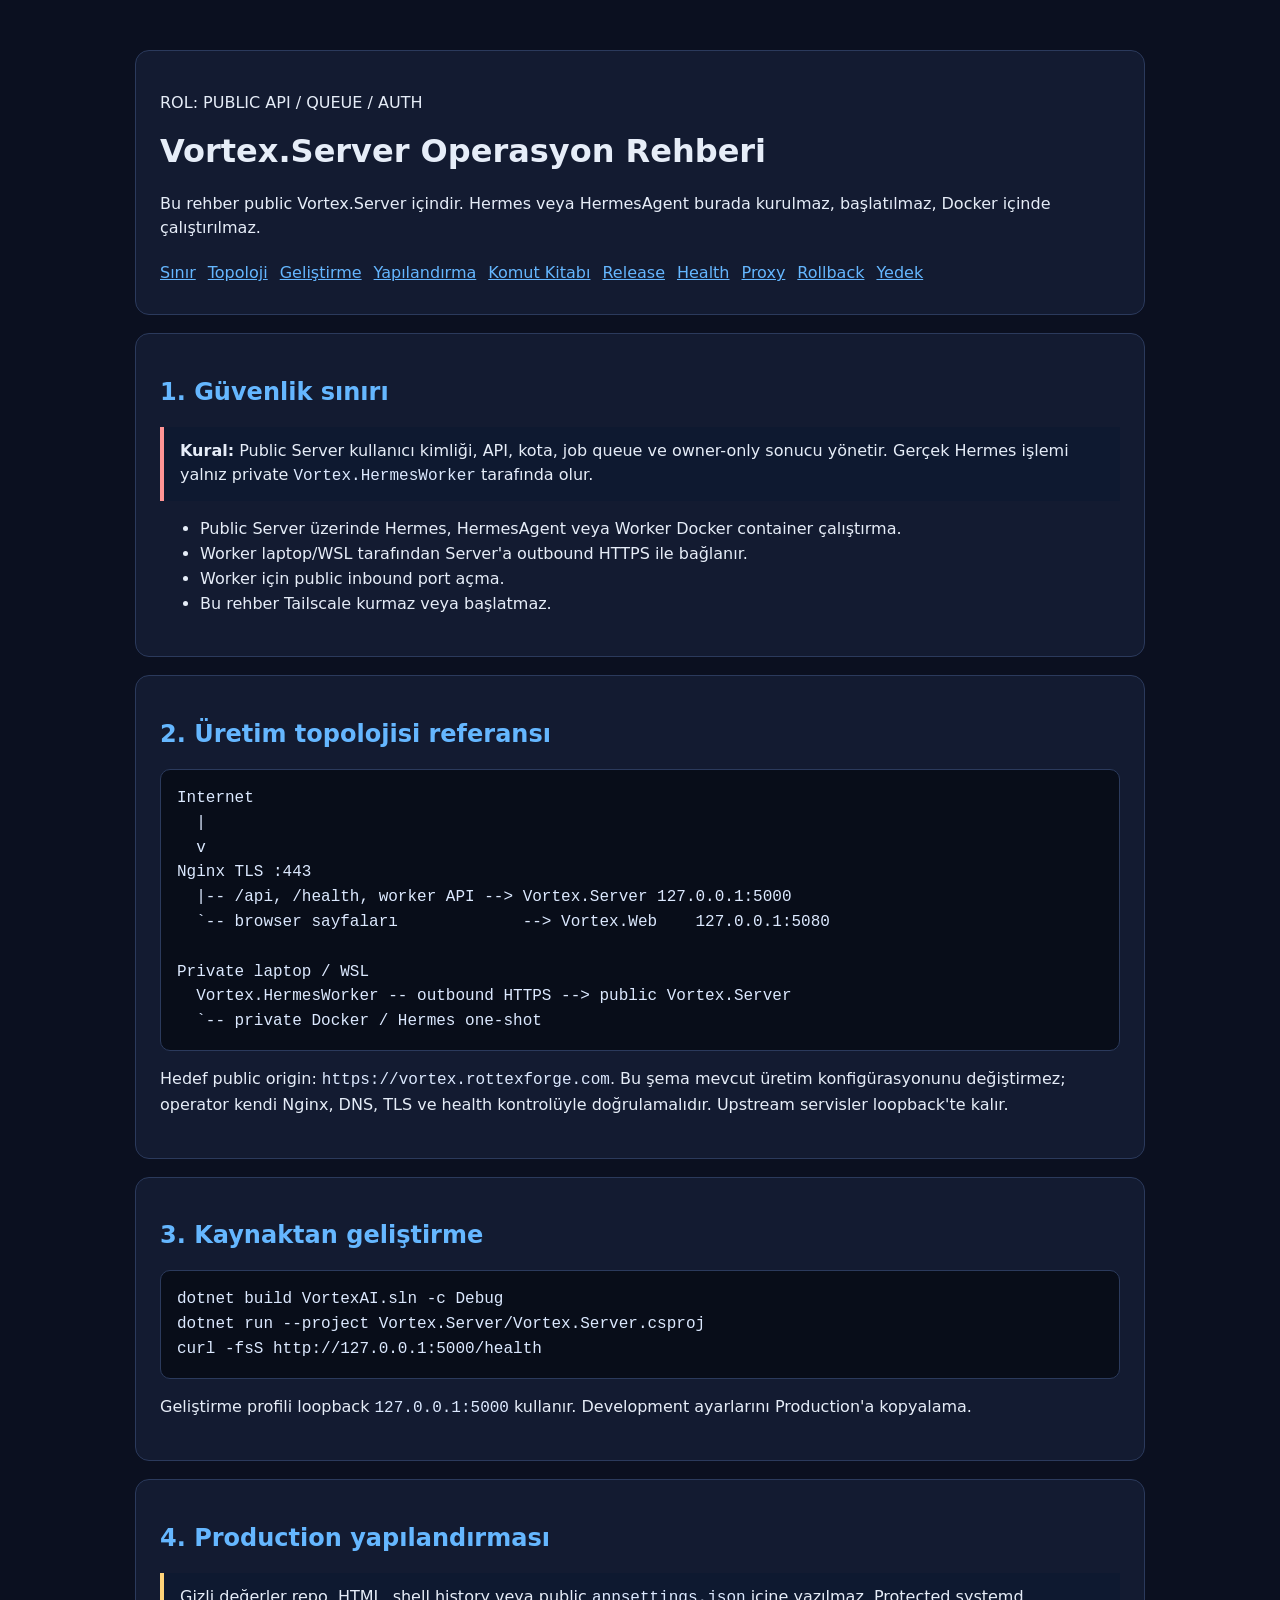
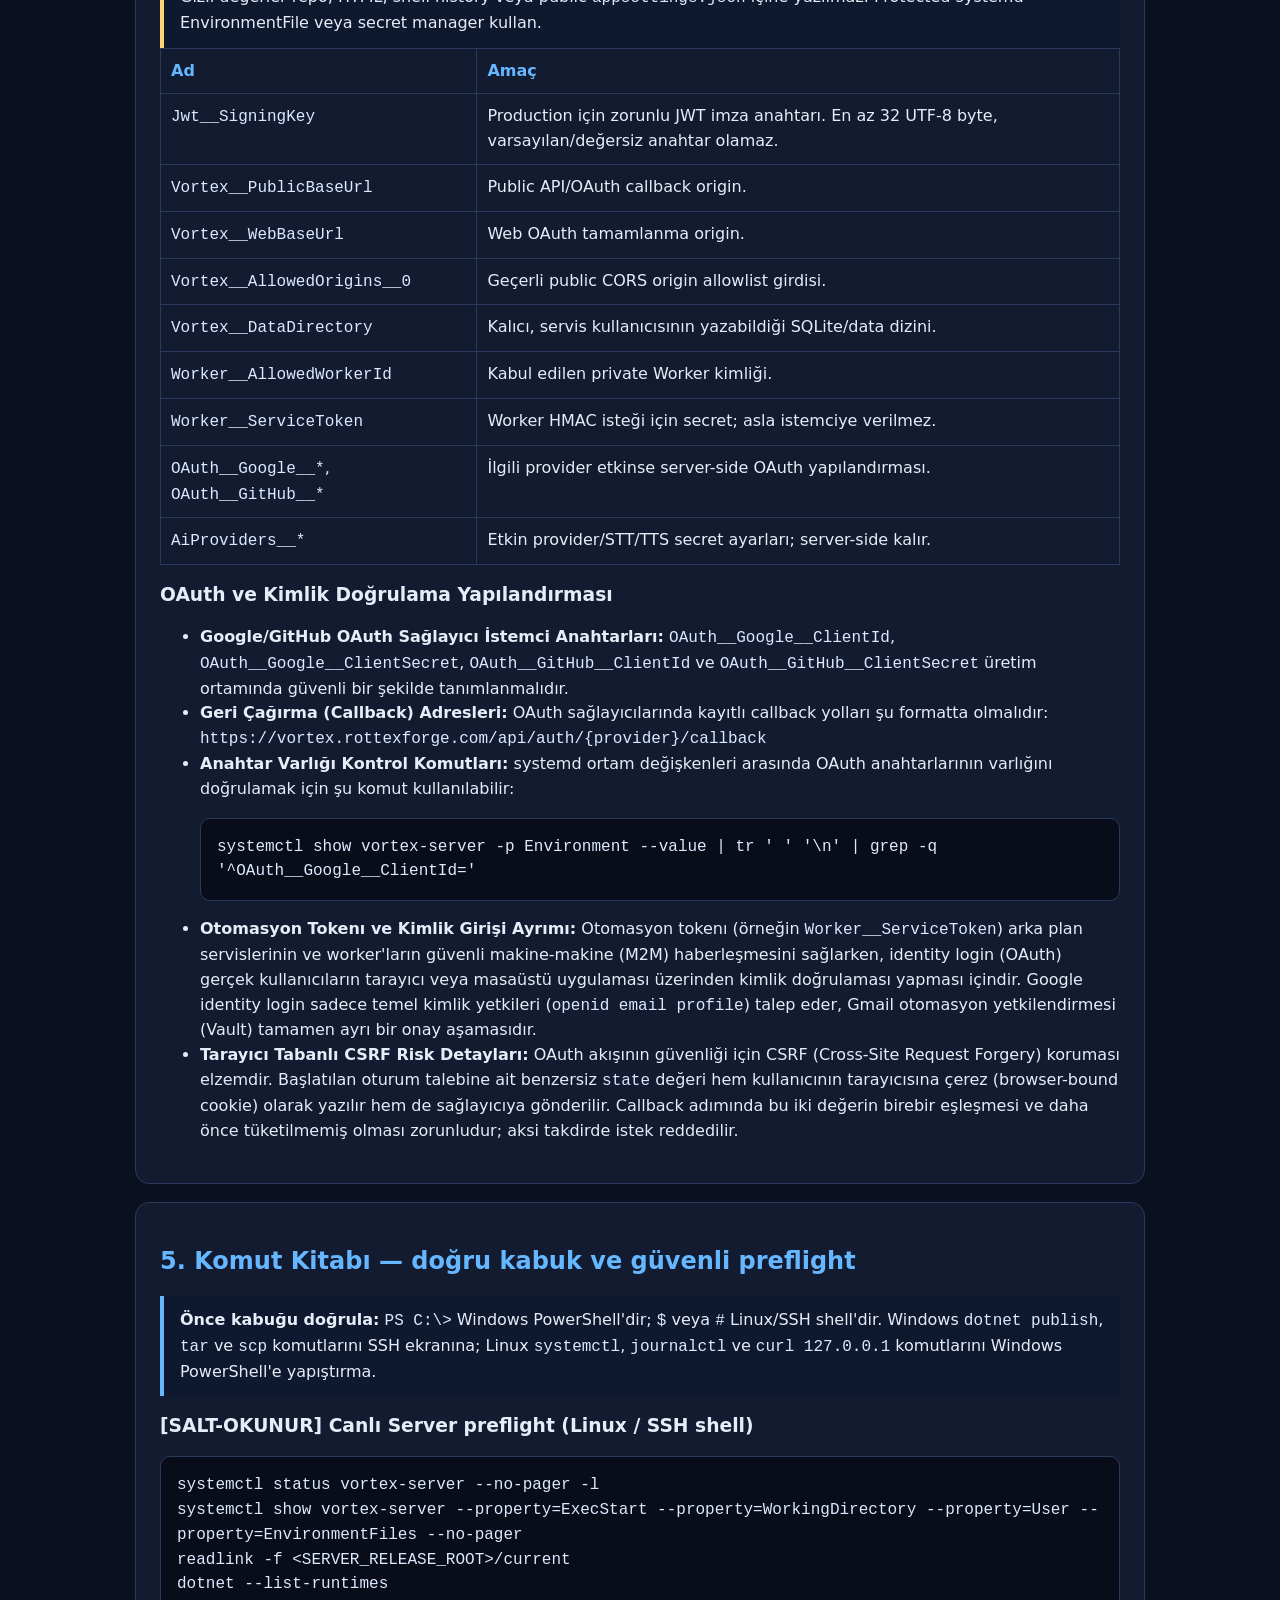
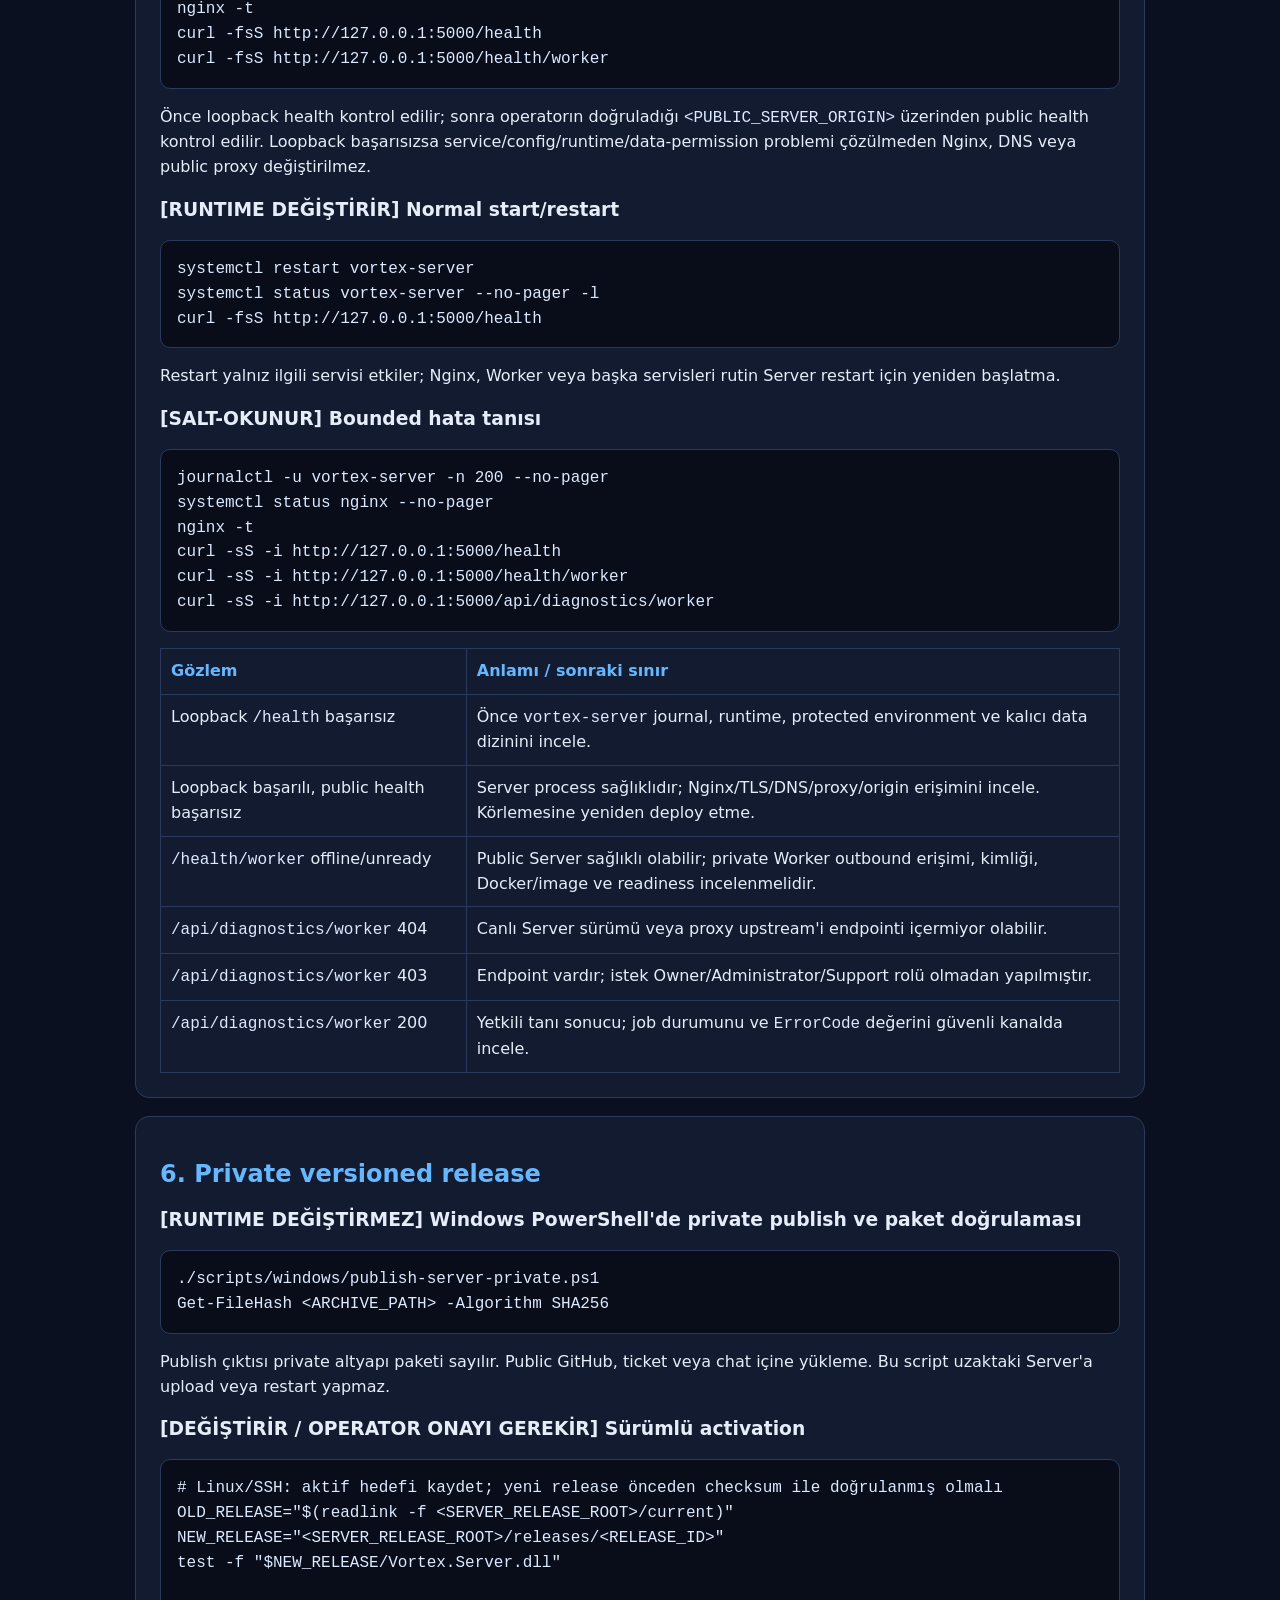
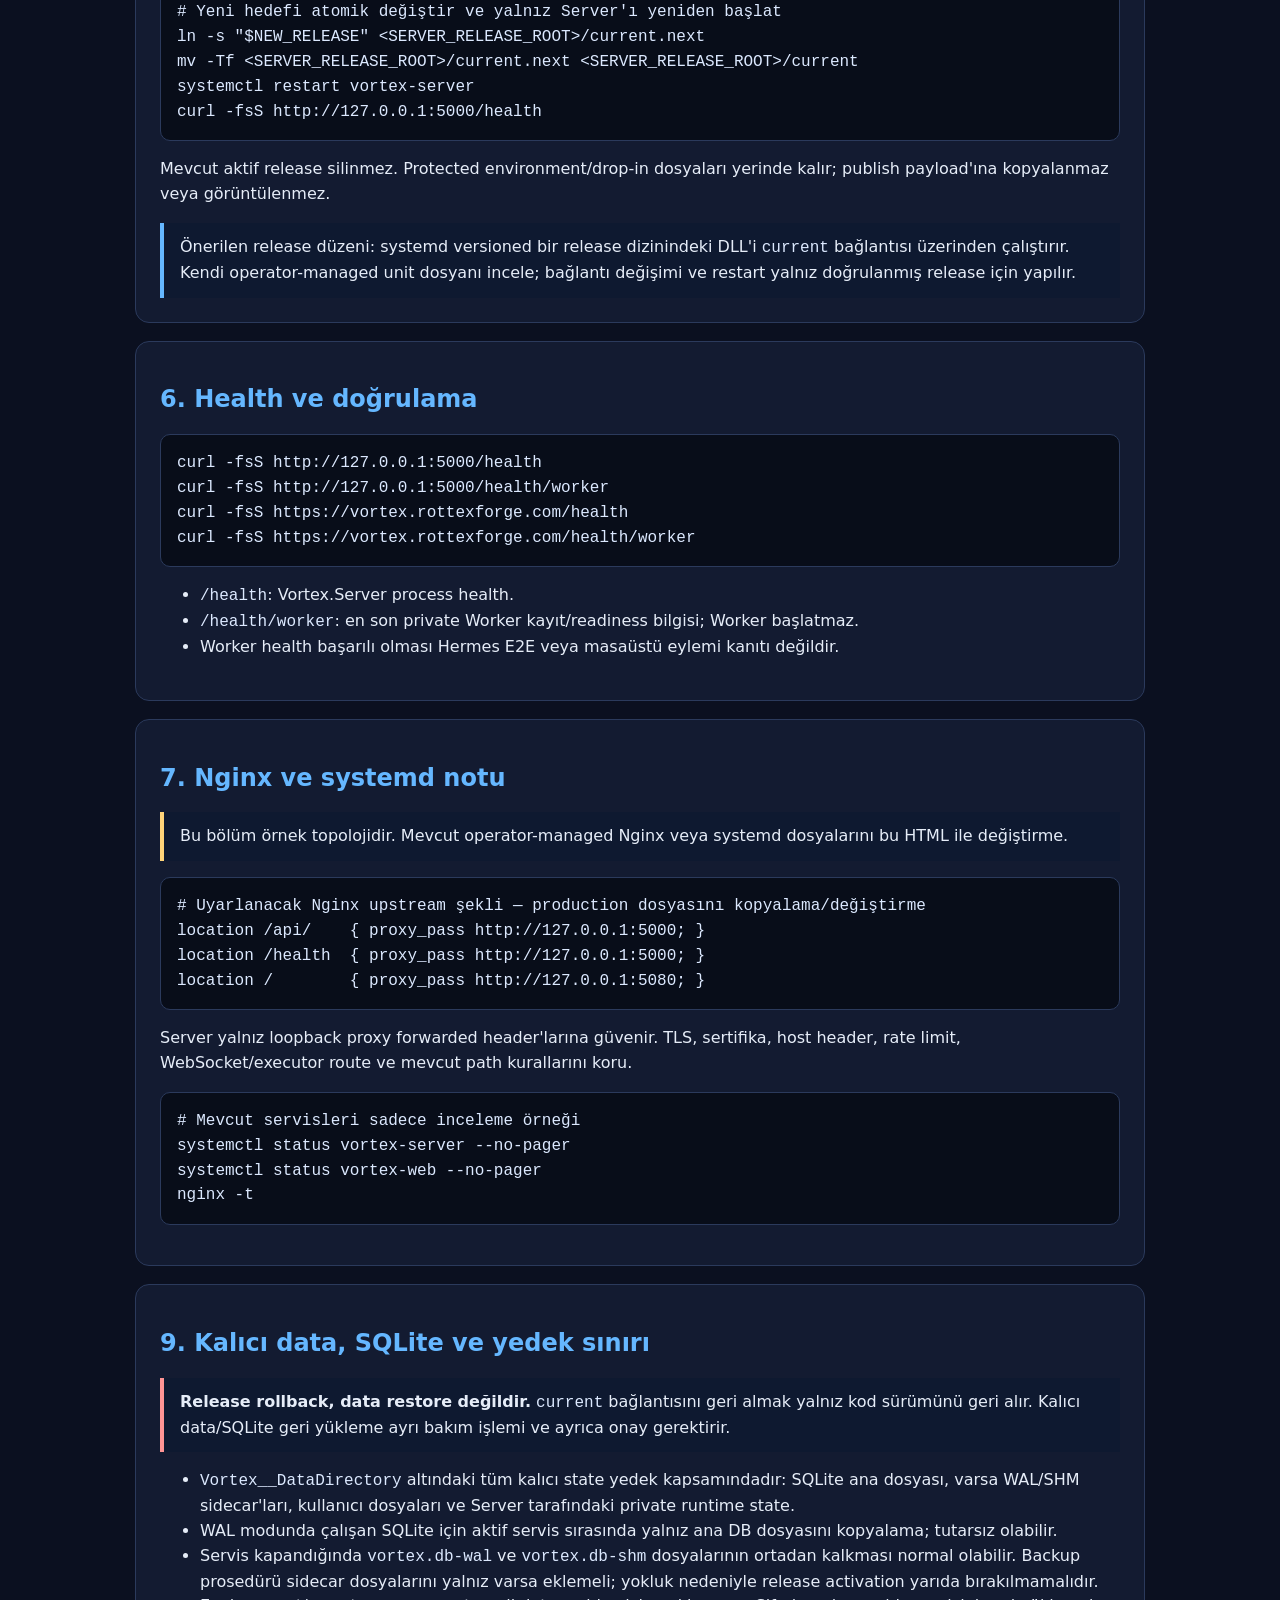
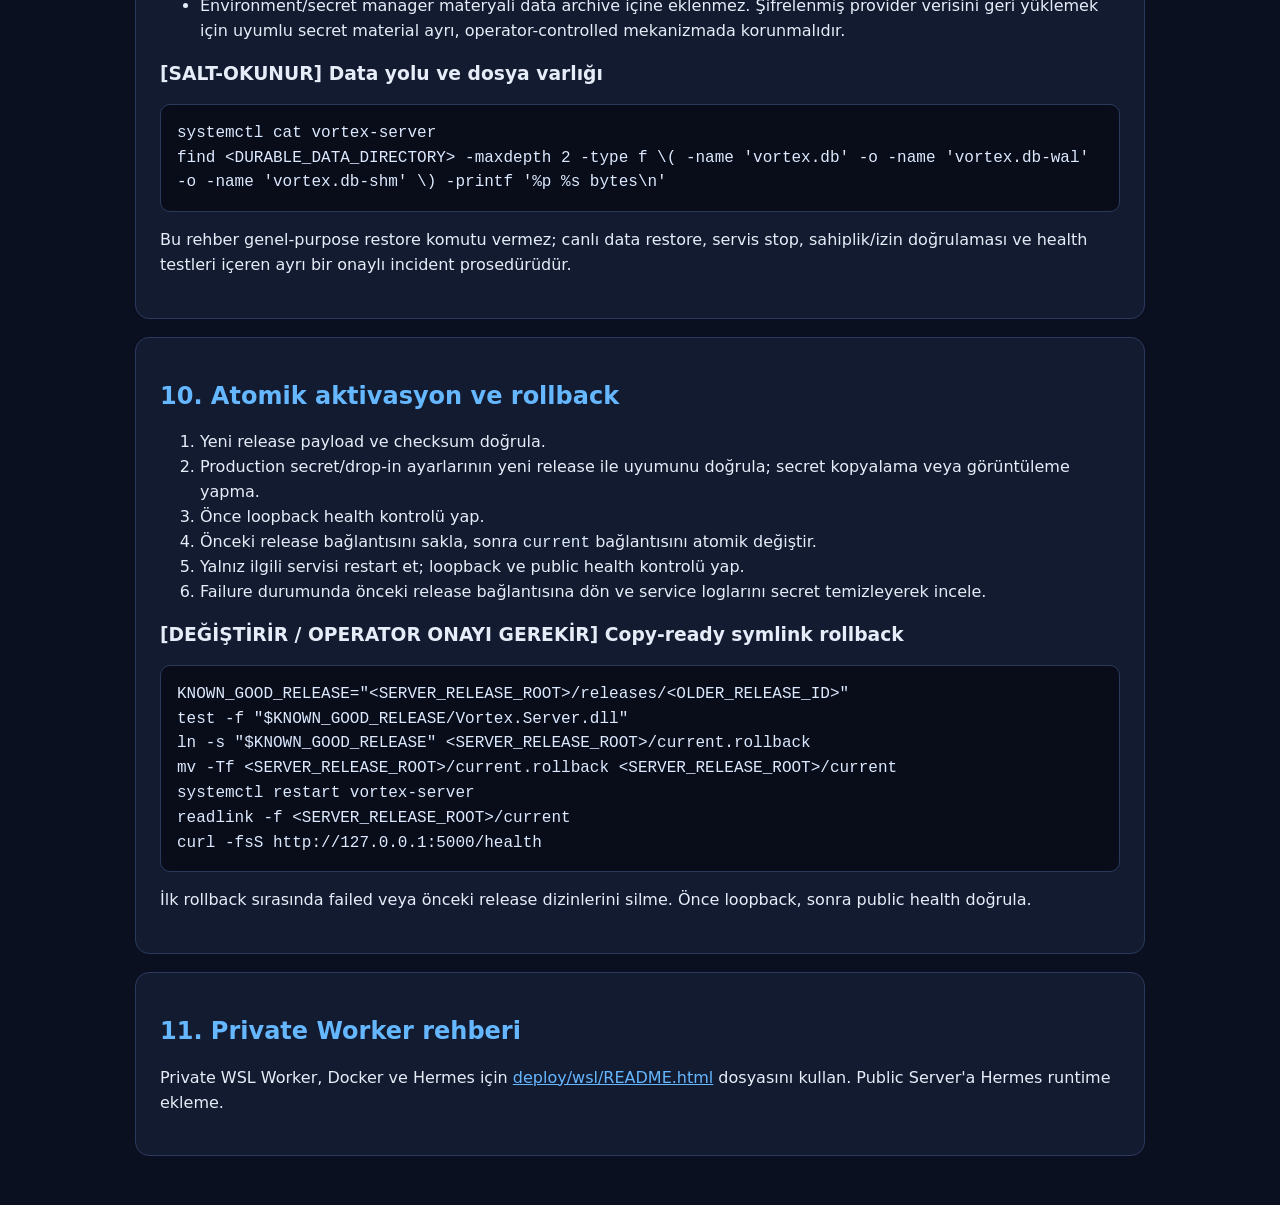
<file: Vortex.Server/README.html>
<!doctype html>
<html lang="tr">
<head>
  <meta charset="utf-8">
  <meta name="viewport" content="width=device-width, initial-scale=1">
  <title>Vortex.Server — Public Server Operasyon Rehberi</title>
  <style>
    :root { color-scheme: dark; --bg:#0b1020; --panel:#131b31; --ink:#e6edf8; --muted:#a9b7d0; --line:#2b3a5c; --accent:#65b7ff; --warn:#ffd479; --danger:#ff9494; }
    * { box-sizing:border-box; } body { margin:0; background:var(--bg); color:var(--ink); font:16px/1.55 system-ui,-apple-system,"Segoe UI",sans-serif; }
    main { max-width:1050px; margin:auto; padding:32px 20px 64px; } header, section { background:var(--panel); border:1px solid var(--line); border-radius:14px; padding:24px; margin:18px 0; }
    h1,h2,h3 { line-height:1.2; } h1 { margin-top:0; } h2 { color:var(--accent); } a { color:var(--accent); } code { color:#dce9ff; } pre { overflow:auto; background:#080d19; border:1px solid var(--line); border-radius:10px; padding:16px; white-space:pre-wrap; } .note { border-left:4px solid var(--accent); padding:12px 16px; background:#0e1930; } .warning { border-left-color:var(--warn); } .danger { border-left-color:var(--danger); } table { width:100%; border-collapse:collapse; } th,td { border:1px solid var(--line); padding:10px; text-align:left; vertical-align:top; } th { color:var(--accent); } .toc a { display:inline-block; margin:4px 12px 4px 0; }
  </style>
</head>
<body>
<main>
  <header>
    <p>ROL: PUBLIC API / QUEUE / AUTH</p>
    <h1>Vortex.Server Operasyon Rehberi</h1>
    <p>Bu rehber public Vortex.Server içindir. Hermes veya HermesAgent burada kurulmaz, başlatılmaz, Docker içinde çalıştırılmaz.</p>
    <nav class="toc" aria-label="İçindekiler">
      <a href="#sinir">Sınır</a><a href="#topoloji">Topoloji</a><a href="#gelistirme">Geliştirme</a><a href="#config">Yapılandırma</a><a href="#cookbook">Komut Kitabı</a><a href="#release">Release</a><a href="#health">Health</a><a href="#proxy">Proxy</a><a href="#rollback">Rollback</a><a href="#backup">Yedek</a>
    </nav>
  </header>

  <section id="sinir">
    <h2>1. Güvenlik sınırı</h2>
    <div class="note danger"><strong>Kural:</strong> Public Server kullanıcı kimliği, API, kota, job queue ve owner-only sonucu yönetir. Gerçek Hermes işlemi yalnız private <code>Vortex.HermesWorker</code> tarafında olur.</div>
    <ul>
      <li>Public Server üzerinde Hermes, HermesAgent veya Worker Docker container çalıştırma.</li>
      <li>Worker laptop/WSL tarafından Server'a outbound HTTPS ile bağlanır.</li>
      <li>Worker için public inbound port açma.</li>
      <li>Bu rehber Tailscale kurmaz veya başlatmaz.</li>
    </ul>
  </section>

  <section id="topoloji">
    <h2>2. Üretim topolojisi referansı</h2>
    <pre><code>Internet
  |
  v
Nginx TLS :443
  |-- /api, /health, worker API --&gt; Vortex.Server 127.0.0.1:5000
  `-- browser sayfaları             --&gt; Vortex.Web    127.0.0.1:5080

Private laptop / WSL
  Vortex.HermesWorker -- outbound HTTPS --&gt; public Vortex.Server
  `-- private Docker / Hermes one-shot</code></pre>
    <p>Hedef public origin: <code>https://vortex.rottexforge.com</code>. Bu şema mevcut üretim konfigürasyonunu değiştirmez; operator kendi Nginx, DNS, TLS ve health kontrolüyle doğrulamalıdır. Upstream servisler loopback'te kalır.</p>
  </section>

  <section id="gelistirme">
    <h2>3. Kaynaktan geliştirme</h2>
    <pre><code>dotnet build VortexAI.sln -c Debug
dotnet run --project Vortex.Server/Vortex.Server.csproj
curl -fsS http://127.0.0.1:5000/health</code></pre>
    <p>Geliştirme profili loopback <code>127.0.0.1:5000</code> kullanır. Development ayarlarını Production'a kopyalama.</p>
  </section>

  <section id="config">
    <h2>4. Production yapılandırması</h2>
    <div class="note warning">Gizli değerler repo, HTML, shell history veya public <code>appsettings.json</code> içine yazılmaz. Protected systemd EnvironmentFile veya secret manager kullan.</div>
    <table>
      <thead><tr><th>Ad</th><th>Amaç</th></tr></thead>
      <tbody>
        <tr><td><code>Jwt__SigningKey</code></td><td>Production için zorunlu JWT imza anahtarı. En az 32 UTF-8 byte, varsayılan/değersiz anahtar olamaz.</td></tr>
        <tr><td><code>Vortex__PublicBaseUrl</code></td><td>Public API/OAuth callback origin.</td></tr>
        <tr><td><code>Vortex__WebBaseUrl</code></td><td>Web OAuth tamamlanma origin.</td></tr>
        <tr><td><code>Vortex__AllowedOrigins__0</code></td><td>Geçerli public CORS origin allowlist girdisi.</td></tr>
        <tr><td><code>Vortex__DataDirectory</code></td><td>Kalıcı, servis kullanıcısının yazabildiği SQLite/data dizini.</td></tr>
        <tr><td><code>Worker__AllowedWorkerId</code></td><td>Kabul edilen private Worker kimliği.</td></tr>
        <tr><td><code>Worker__ServiceToken</code></td><td>Worker HMAC isteği için secret; asla istemciye verilmez.</td></tr>
        <tr><td><code>OAuth__Google__*</code>, <code>OAuth__GitHub__*</code></td><td>İlgili provider etkinse server-side OAuth yapılandırması.</td></tr>
        <tr><td><code>AiProviders__*</code></td><td>Etkin provider/STT/TTS secret ayarları; server-side kalır.</td></tr>
      </tbody>
    </table>

    <h3>OAuth ve Kimlik Doğrulama Yapılandırması</h3>
    <ul>
      <li><strong>Google/GitHub OAuth Sağlayıcı İstemci Anahtarları:</strong> <code>OAuth__Google__ClientId</code>, <code>OAuth__Google__ClientSecret</code>, <code>OAuth__GitHub__ClientId</code> ve <code>OAuth__GitHub__ClientSecret</code> üretim ortamında güvenli bir şekilde tanımlanmalıdır.</li>
      <li><strong>Geri Çağırma (Callback) Adresleri:</strong> OAuth sağlayıcılarında kayıtlı callback yolları şu formatta olmalıdır: <code>https://vortex.rottexforge.com/api/auth/{provider}/callback</code></li>
      <li><strong>Anahtar Varlığı Kontrol Komutları:</strong> systemd ortam değişkenleri arasında OAuth anahtarlarının varlığını doğrulamak için şu komut kullanılabilir:
        <pre><code>systemctl show vortex-server -p Environment --value | tr ' ' '\n' | grep -q '^OAuth__Google__ClientId='</code></pre>
      </li>
      <li><strong>Otomasyon Tokenı ve Kimlik Girişi Ayrımı:</strong> Otomasyon tokenı (örneğin <code>Worker__ServiceToken</code>) arka plan servislerinin ve worker'ların güvenli makine-makine (M2M) haberleşmesini sağlarken, identity login (OAuth) gerçek kullanıcıların tarayıcı veya masaüstü uygulaması üzerinden kimlik doğrulaması yapması içindir. Google identity login sadece temel kimlik yetkileri (<code>openid email profile</code>) talep eder, Gmail otomasyon yetkilendirmesi (Vault) tamamen ayrı bir onay aşamasıdır.</li>
      <li><strong>Tarayıcı Tabanlı CSRF Risk Detayları:</strong> OAuth akışının güvenliği için CSRF (Cross-Site Request Forgery) koruması elzemdir. Başlatılan oturum talebine ait benzersiz <code>state</code> değeri hem kullanıcının tarayıcısına çerez (browser-bound cookie) olarak yazılır hem de sağlayıcıya gönderilir. Callback adımında bu iki değerin birebir eşleşmesi ve daha önce tüketilmemiş olması zorunludur; aksi takdirde istek reddedilir.</li>
    </ul>
  </section>

  <section id="cookbook">
    <h2>5. Komut Kitabı — doğru kabuk ve güvenli preflight</h2>
    <div class="note"><strong>Önce kabuğu doğrula:</strong> <code>PS C:\&gt;</code> Windows PowerShell'dir; <code>$</code> veya <code>#</code> Linux/SSH shell'dir. Windows <code>dotnet publish</code>, <code>tar</code> ve <code>scp</code> komutlarını SSH ekranına; Linux <code>systemctl</code>, <code>journalctl</code> ve <code>curl 127.0.0.1</code> komutlarını Windows PowerShell'e yapıştırma.</div>

    <h3>[SALT-OKUNUR] Canlı Server preflight (Linux / SSH shell)</h3>
    <pre><code>systemctl status vortex-server --no-pager -l
systemctl show vortex-server --property=ExecStart --property=WorkingDirectory --property=User --property=EnvironmentFiles --no-pager
readlink -f &lt;SERVER_RELEASE_ROOT&gt;/current
dotnet --list-runtimes
nginx -t
curl -fsS http://127.0.0.1:5000/health
curl -fsS http://127.0.0.1:5000/health/worker</code></pre>
    <p>Önce loopback health kontrol edilir; sonra operatorın doğruladığı <code>&lt;PUBLIC_SERVER_ORIGIN&gt;</code> üzerinden public health kontrol edilir. Loopback başarısızsa service/config/runtime/data-permission problemi çözülmeden Nginx, DNS veya public proxy değiştirilmez.</p>

    <h3>[RUNTIME DEĞİŞTİRİR] Normal start/restart</h3>
    <pre><code>systemctl restart vortex-server
systemctl status vortex-server --no-pager -l
curl -fsS http://127.0.0.1:5000/health</code></pre>
    <p>Restart yalnız ilgili servisi etkiler; Nginx, Worker veya başka servisleri rutin Server restart için yeniden başlatma.</p>

    <h3>[SALT-OKUNUR] Bounded hata tanısı</h3>
    <pre><code>journalctl -u vortex-server -n 200 --no-pager
systemctl status nginx --no-pager
nginx -t
curl -sS -i http://127.0.0.1:5000/health
curl -sS -i http://127.0.0.1:5000/health/worker
curl -sS -i http://127.0.0.1:5000/api/diagnostics/worker</code></pre>
    <table><thead><tr><th>Gözlem</th><th>Anlamı / sonraki sınır</th></tr></thead><tbody>
      <tr><td>Loopback <code>/health</code> başarısız</td><td>Önce <code>vortex-server</code> journal, runtime, protected environment ve kalıcı data dizinini incele.</td></tr>
      <tr><td>Loopback başarılı, public health başarısız</td><td>Server process sağlıklıdır; Nginx/TLS/DNS/proxy/origin erişimini incele. Körlemesine yeniden deploy etme.</td></tr>
      <tr><td><code>/health/worker</code> offline/unready</td><td>Public Server sağlıklı olabilir; private Worker outbound erişimi, kimliği, Docker/image ve readiness incelenmelidir.</td></tr>
      <tr><td><code>/api/diagnostics/worker</code> 404</td><td>Canlı Server sürümü veya proxy upstream'i endpointi içermiyor olabilir.</td></tr>
      <tr><td><code>/api/diagnostics/worker</code> 403</td><td>Endpoint vardır; istek Owner/Administrator/Support rolü olmadan yapılmıştır.</td></tr>
      <tr><td><code>/api/diagnostics/worker</code> 200</td><td>Yetkili tanı sonucu; job durumunu ve <code>ErrorCode</code> değerini güvenli kanalda incele.</td></tr>
    </tbody></table>
  </section>

  <section id="release">
    <h2>6. Private versioned release</h2>
    <h3>[RUNTIME DEĞİŞTİRMEZ] Windows PowerShell'de private publish ve paket doğrulaması</h3>
    <pre><code>./scripts/windows/publish-server-private.ps1
Get-FileHash &lt;ARCHIVE_PATH&gt; -Algorithm SHA256</code></pre>
    <p>Publish çıktısı private altyapı paketi sayılır. Public GitHub, ticket veya chat içine yükleme. Bu script uzaktaki Server'a upload veya restart yapmaz.</p>
    <h3>[DEĞİŞTİRİR / OPERATOR ONAYI GEREKİR] Sürümlü activation</h3>
    <pre><code># Linux/SSH: aktif hedefi kaydet; yeni release önceden checksum ile doğrulanmış olmalı
OLD_RELEASE="$(readlink -f &lt;SERVER_RELEASE_ROOT&gt;/current)"
NEW_RELEASE="&lt;SERVER_RELEASE_ROOT&gt;/releases/&lt;RELEASE_ID&gt;"
test -f "$NEW_RELEASE/Vortex.Server.dll"

# Yeni hedefi atomik değiştir ve yalnız Server'ı yeniden başlat
ln -s "$NEW_RELEASE" &lt;SERVER_RELEASE_ROOT&gt;/current.next
mv -Tf &lt;SERVER_RELEASE_ROOT&gt;/current.next &lt;SERVER_RELEASE_ROOT&gt;/current
systemctl restart vortex-server
curl -fsS http://127.0.0.1:5000/health</code></pre>
    <p>Mevcut aktif release silinmez. Protected environment/drop-in dosyaları yerinde kalır; publish payload'ına kopyalanmaz veya görüntülenmez.</p>
    <div class="note">Önerilen release düzeni: systemd versioned bir release dizinindeki DLL'i <code>current</code> bağlantısı üzerinden çalıştırır. Kendi operator-managed unit dosyanı incele; bağlantı değişimi ve restart yalnız doğrulanmış release için yapılır.</div>
  </section>

  <section id="health">
    <h2>6. Health ve doğrulama</h2>
    <pre><code>curl -fsS http://127.0.0.1:5000/health
curl -fsS http://127.0.0.1:5000/health/worker
curl -fsS https://vortex.rottexforge.com/health
curl -fsS https://vortex.rottexforge.com/health/worker</code></pre>
    <ul>
      <li><code>/health</code>: Vortex.Server process health.</li>
      <li><code>/health/worker</code>: en son private Worker kayıt/readiness bilgisi; Worker başlatmaz.</li>
      <li>Worker health başarılı olması Hermes E2E veya masaüstü eylemi kanıtı değildir.</li>
    </ul>
  </section>

  <section id="proxy">
    <h2>7. Nginx ve systemd notu</h2>
    <div class="note warning">Bu bölüm örnek topolojidir. Mevcut operator-managed Nginx veya systemd dosyalarını bu HTML ile değiştirme.</div>
    <pre><code># Uyarlanacak Nginx upstream şekli — production dosyasını kopyalama/değiştirme
location /api/    { proxy_pass http://127.0.0.1:5000; }
location /health  { proxy_pass http://127.0.0.1:5000; }
location /        { proxy_pass http://127.0.0.1:5080; }</code></pre>
    <p>Server yalnız loopback proxy forwarded header'larına güvenir. TLS, sertifika, host header, rate limit, WebSocket/executor route ve mevcut path kurallarını koru.</p>
    <pre><code># Mevcut servisleri sadece inceleme örneği
systemctl status vortex-server --no-pager
systemctl status vortex-web --no-pager
nginx -t</code></pre>
  </section>

  <section id="backup">
    <h2>9. Kalıcı data, SQLite ve yedek sınırı</h2>
    <div class="note danger"><strong>Release rollback, data restore değildir.</strong> <code>current</code> bağlantısını geri almak yalnız kod sürümünü geri alır. Kalıcı data/SQLite geri yükleme ayrı bakım işlemi ve ayrıca onay gerektirir.</div>
    <ul>
      <li><code>Vortex__DataDirectory</code> altındaki tüm kalıcı state yedek kapsamındadır: SQLite ana dosyası, varsa WAL/SHM sidecar'ları, kullanıcı dosyaları ve Server tarafındaki private runtime state.</li>
      <li>WAL modunda çalışan SQLite için aktif servis sırasında yalnız ana DB dosyasını kopyalama; tutarsız olabilir.</li>
      <li>Servis kapandığında <code>vortex.db-wal</code> ve <code>vortex.db-shm</code> dosyalarının ortadan kalkması normal olabilir. Backup prosedürü sidecar dosyalarını yalnız varsa eklemeli; yokluk nedeniyle release activation yarıda bırakılmamalıdır.</li>
      <li>Environment/secret manager materyali data archive içine eklenmez. Şifrelenmiş provider verisini geri yüklemek için uyumlu secret material ayrı, operator-controlled mekanizmada korunmalıdır.</li>
    </ul>
    <h3>[SALT-OKUNUR] Data yolu ve dosya varlığı</h3>
    <pre><code>systemctl cat vortex-server
find &lt;DURABLE_DATA_DIRECTORY&gt; -maxdepth 2 -type f \( -name 'vortex.db' -o -name 'vortex.db-wal' -o -name 'vortex.db-shm' \) -printf '%p %s bytes\n'</code></pre>
    <p>Bu rehber genel-purpose restore komutu vermez; canlı data restore, servis stop, sahiplik/izin doğrulaması ve health testleri içeren ayrı bir onaylı incident prosedürüdür.</p>
  </section>

  <section id="rollback">
    <h2>10. Atomik aktivasyon ve rollback</h2>
    <ol>
      <li>Yeni release payload ve checksum doğrula.</li>
      <li>Production secret/drop-in ayarlarının yeni release ile uyumunu doğrula; secret kopyalama veya görüntüleme yapma.</li>
      <li>Önce loopback health kontrolü yap.</li>
      <li>Önceki release bağlantısını sakla, sonra <code>current</code> bağlantısını atomik değiştir.</li>
      <li>Yalnız ilgili servisi restart et; loopback ve public health kontrolü yap.</li>
      <li>Failure durumunda önceki release bağlantısına dön ve service loglarını secret temizleyerek incele.</li>
    </ol>
    <h3>[DEĞİŞTİRİR / OPERATOR ONAYI GEREKİR] Copy-ready symlink rollback</h3>
    <pre><code>KNOWN_GOOD_RELEASE="&lt;SERVER_RELEASE_ROOT&gt;/releases/&lt;OLDER_RELEASE_ID&gt;"
test -f "$KNOWN_GOOD_RELEASE/Vortex.Server.dll"
ln -s "$KNOWN_GOOD_RELEASE" &lt;SERVER_RELEASE_ROOT&gt;/current.rollback
mv -Tf &lt;SERVER_RELEASE_ROOT&gt;/current.rollback &lt;SERVER_RELEASE_ROOT&gt;/current
systemctl restart vortex-server
readlink -f &lt;SERVER_RELEASE_ROOT&gt;/current
curl -fsS http://127.0.0.1:5000/health</code></pre>
    <p>İlk rollback sırasında failed veya önceki release dizinlerini silme. Önce loopback, sonra public health doğrula.</p>
  </section>

  <section>
    <h2>11. Private Worker rehberi</h2>
    <p>Private WSL Worker, Docker ve Hermes için <a href="../deploy/wsl/README.html">deploy/wsl/README.html</a> dosyasını kullan. Public Server'a Hermes runtime ekleme.</p>
  </section>
</main>
</body>
</html>
</file>
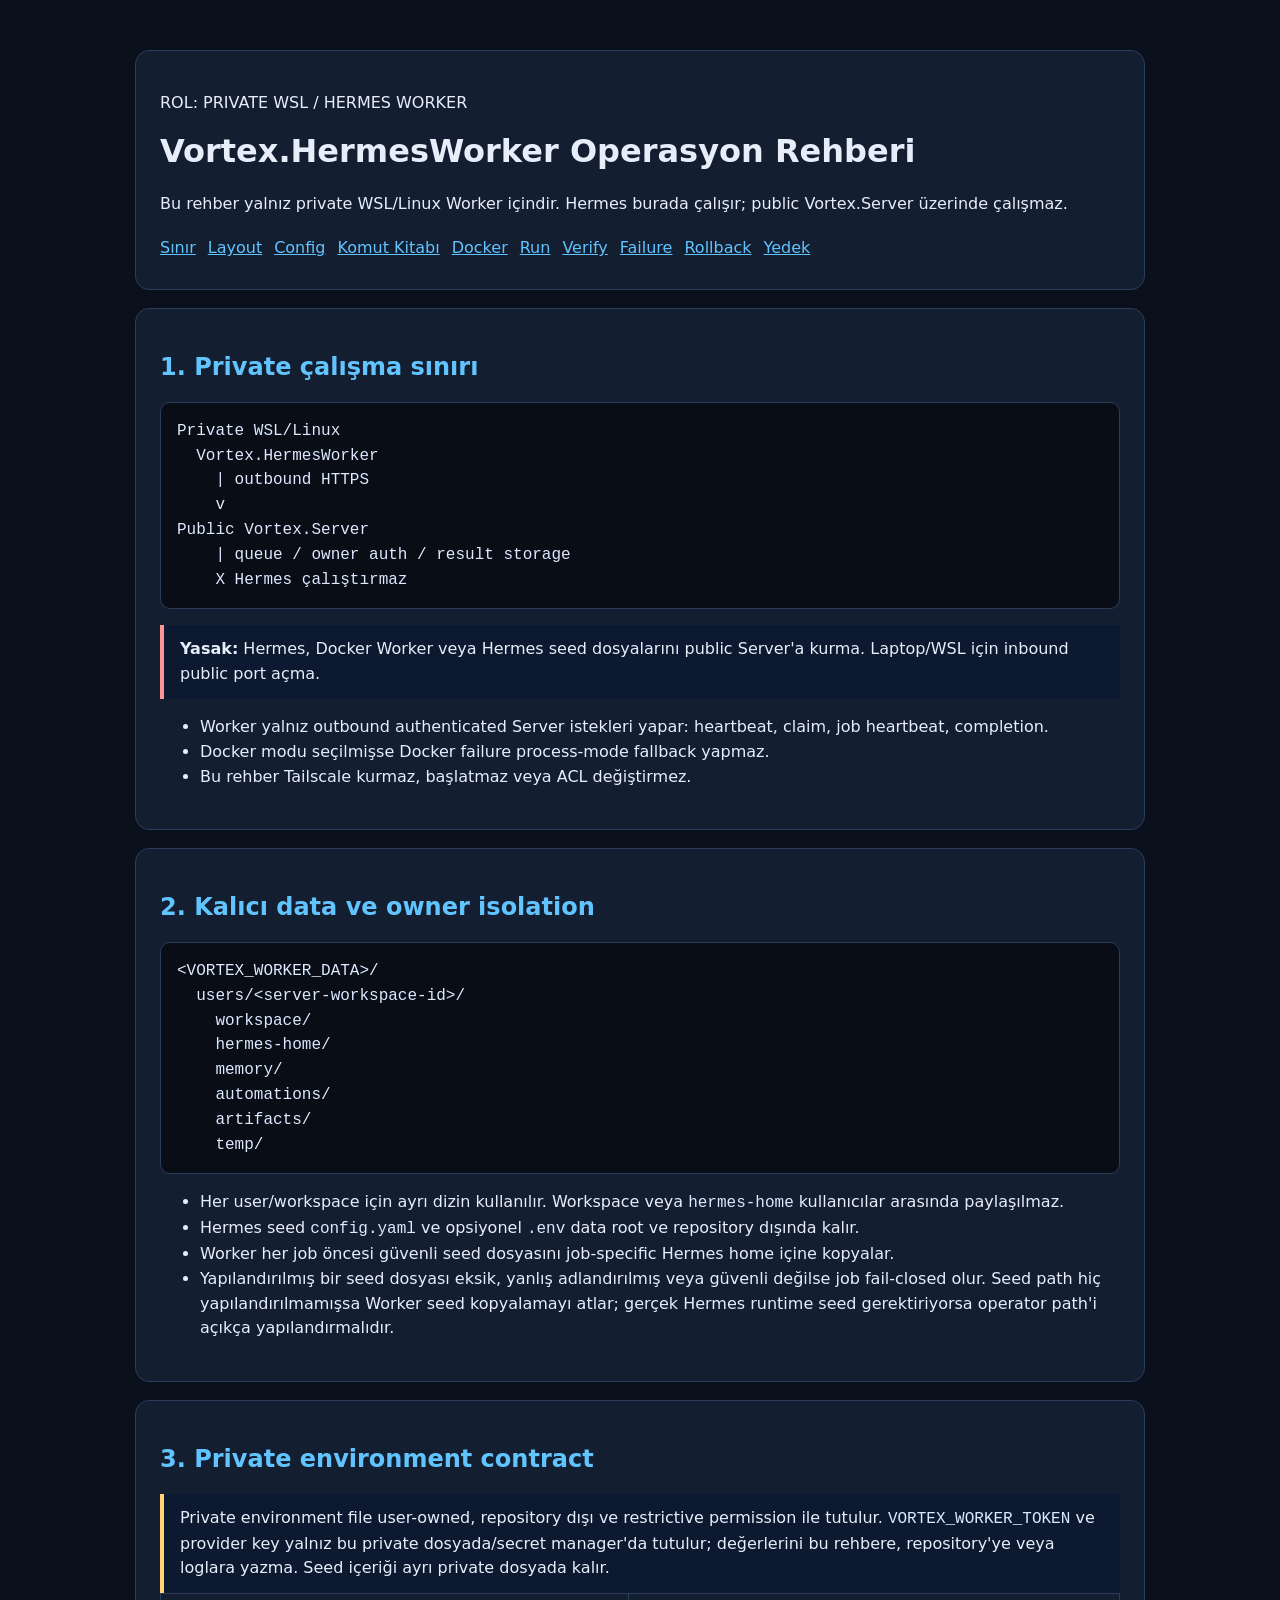
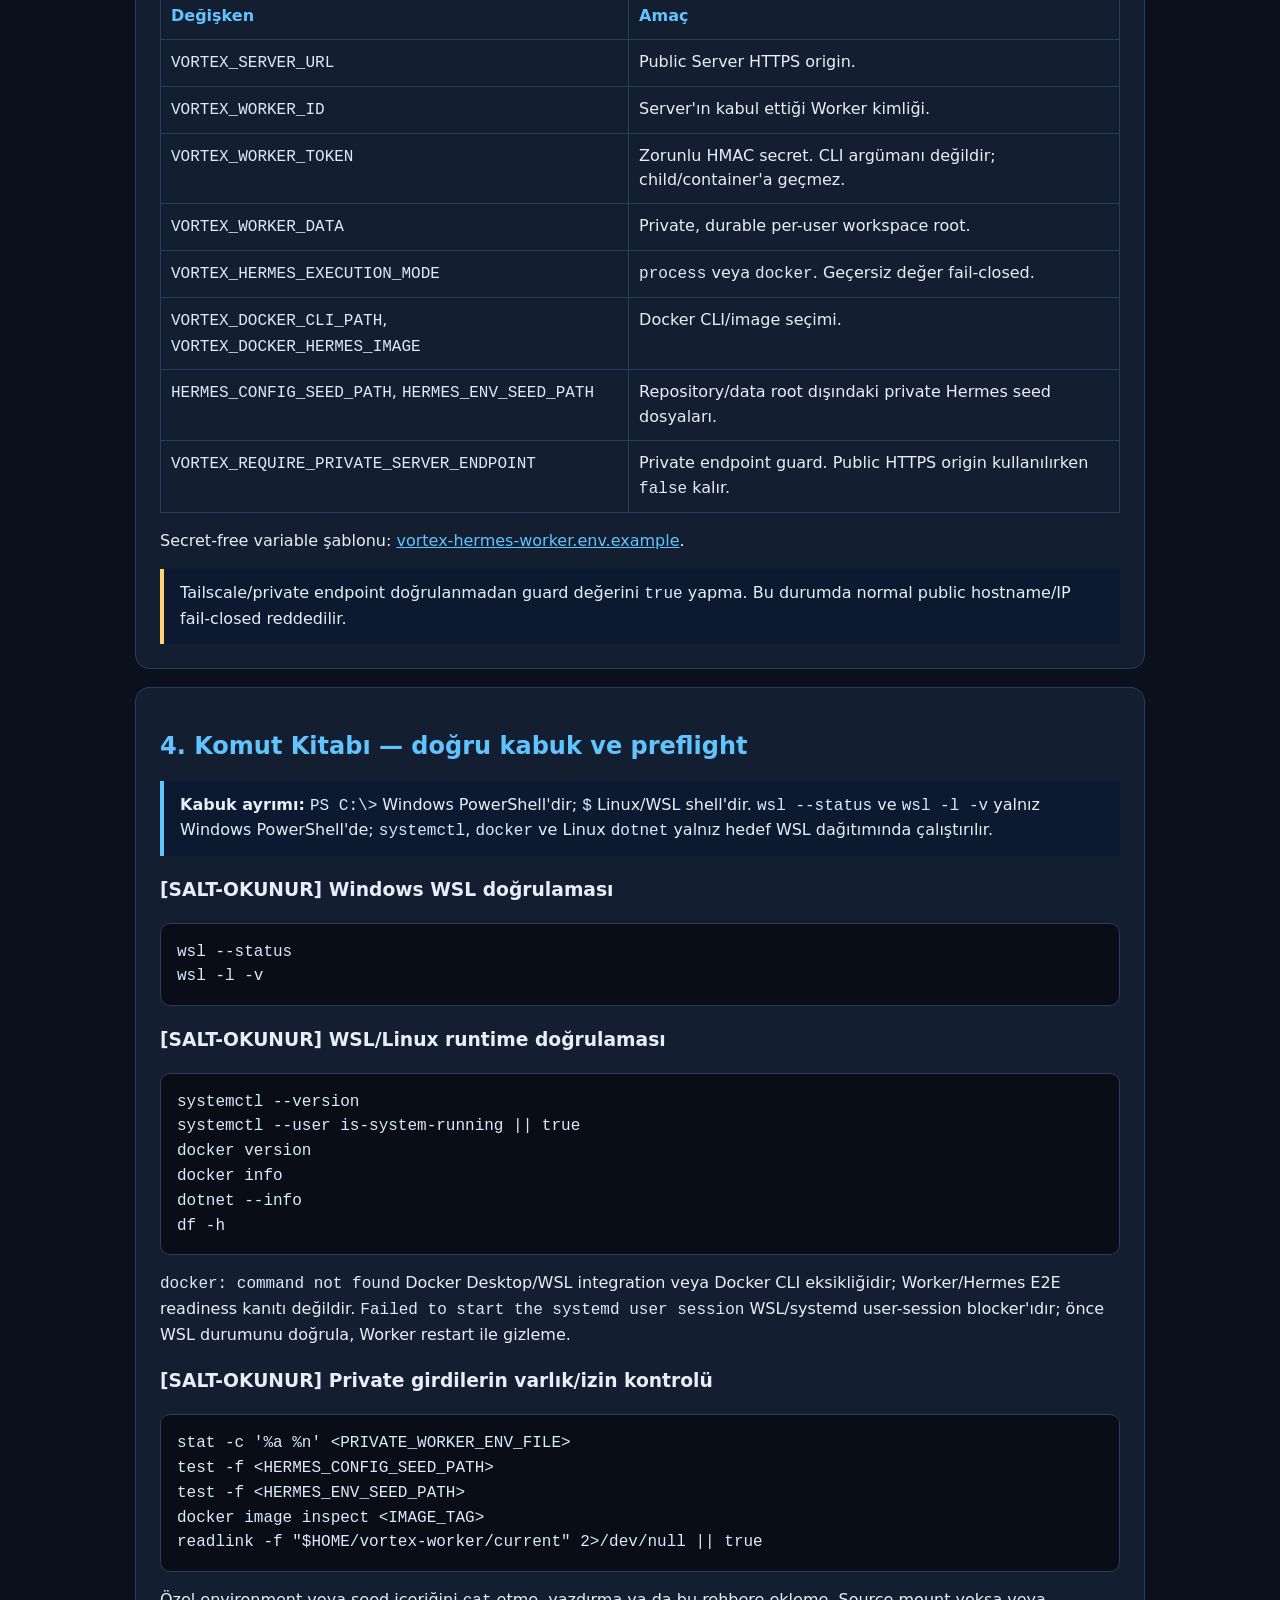
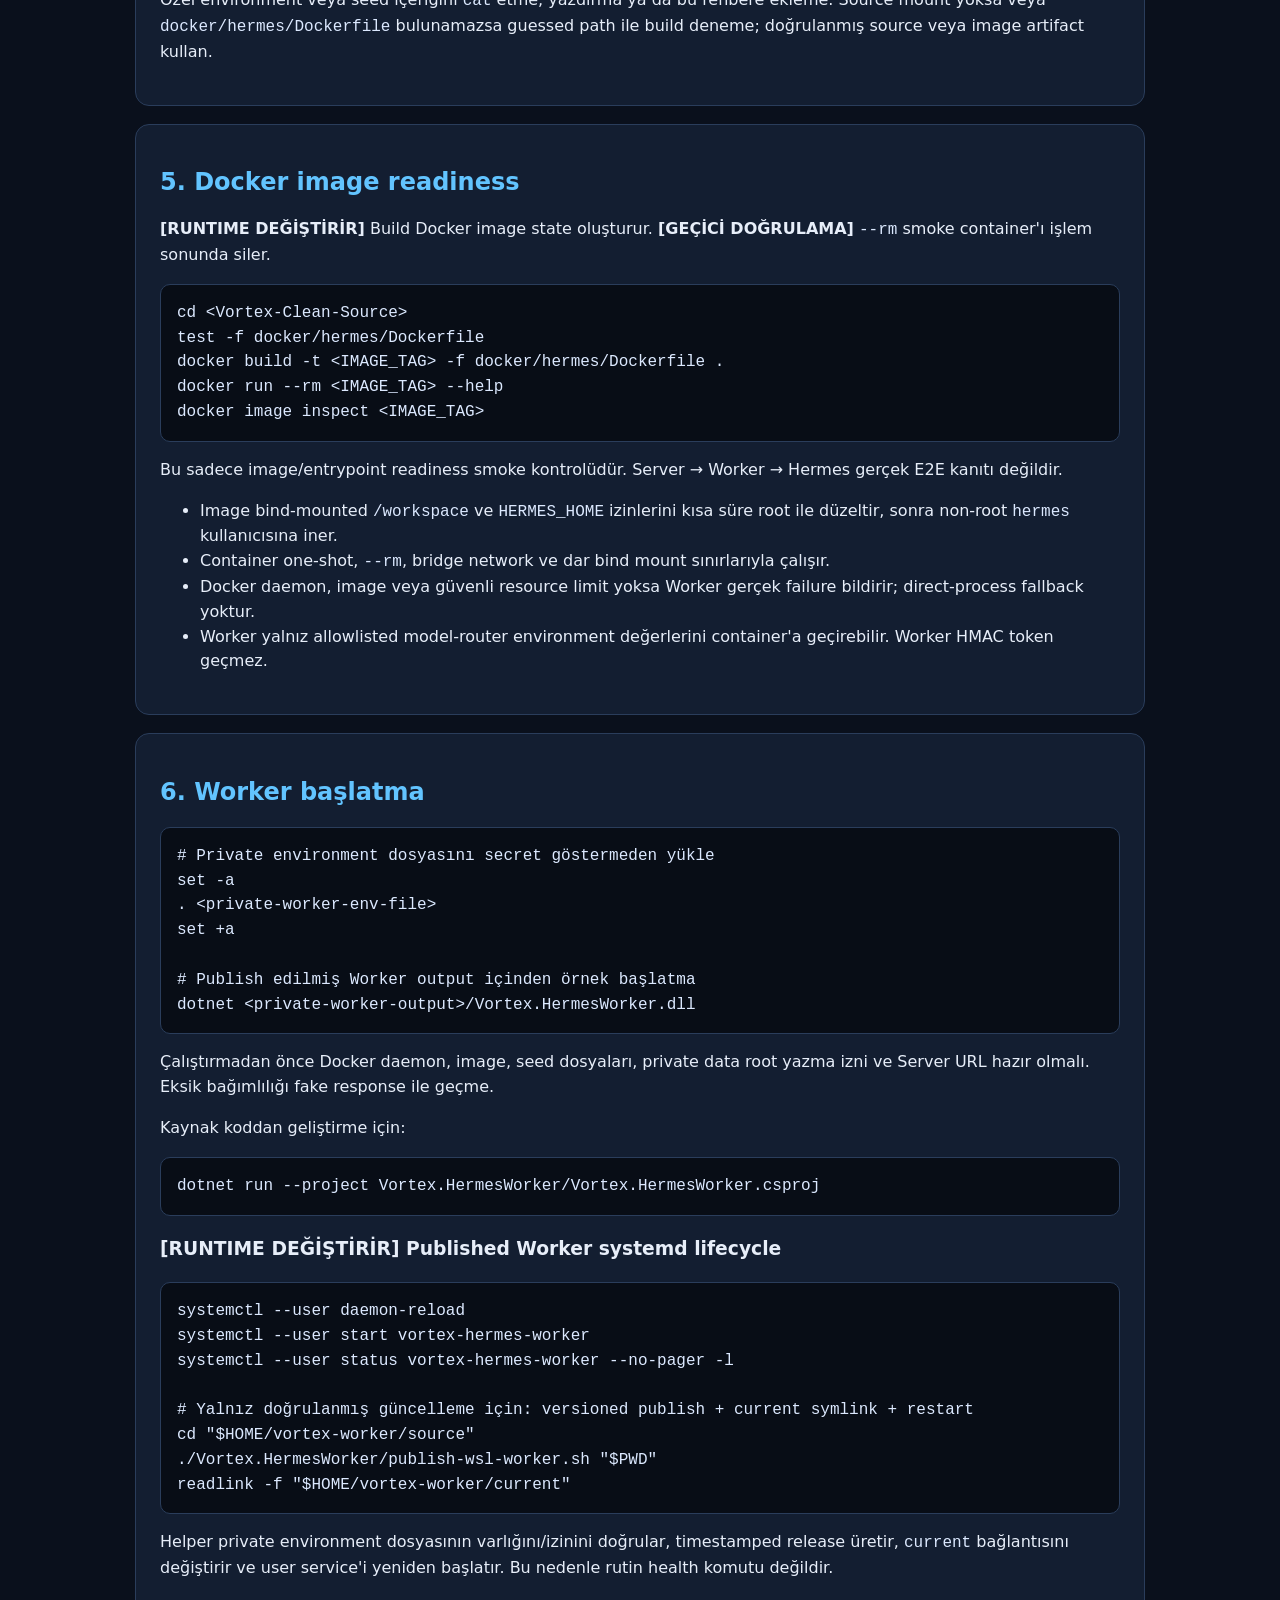
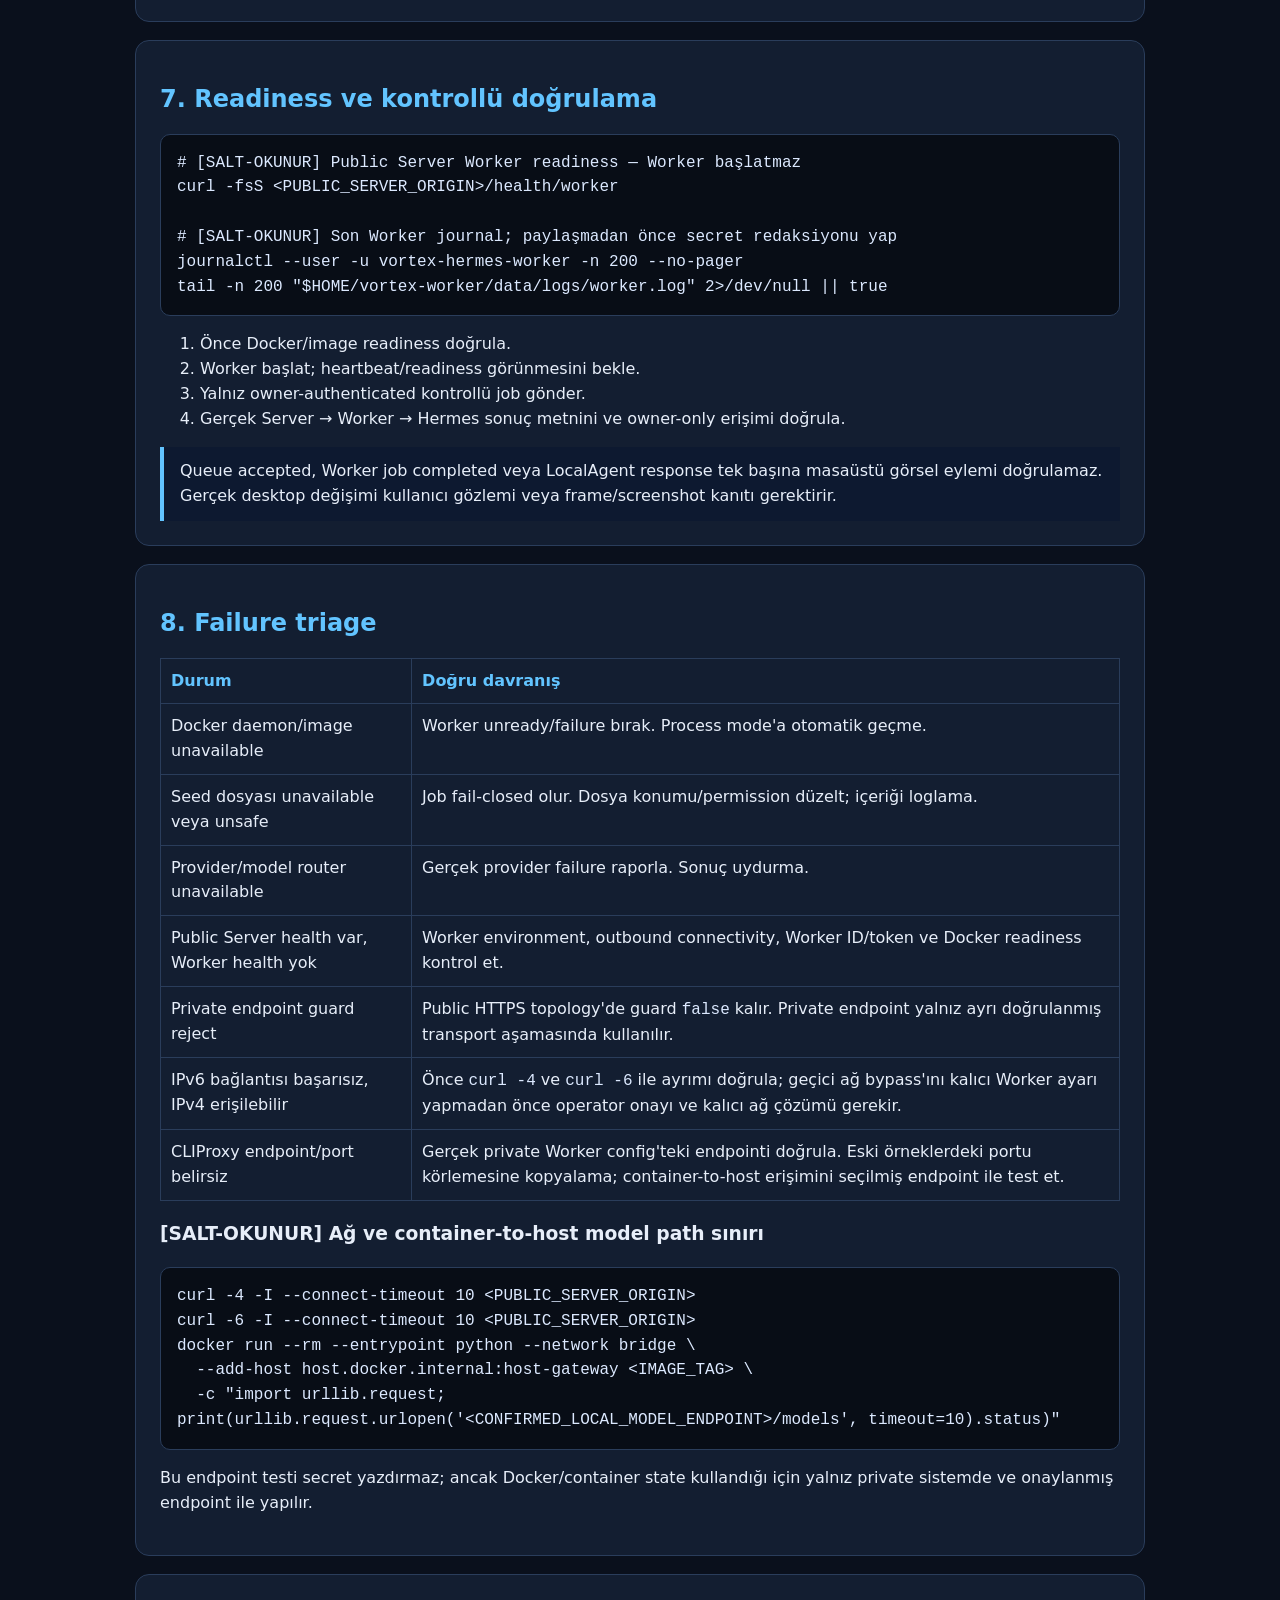
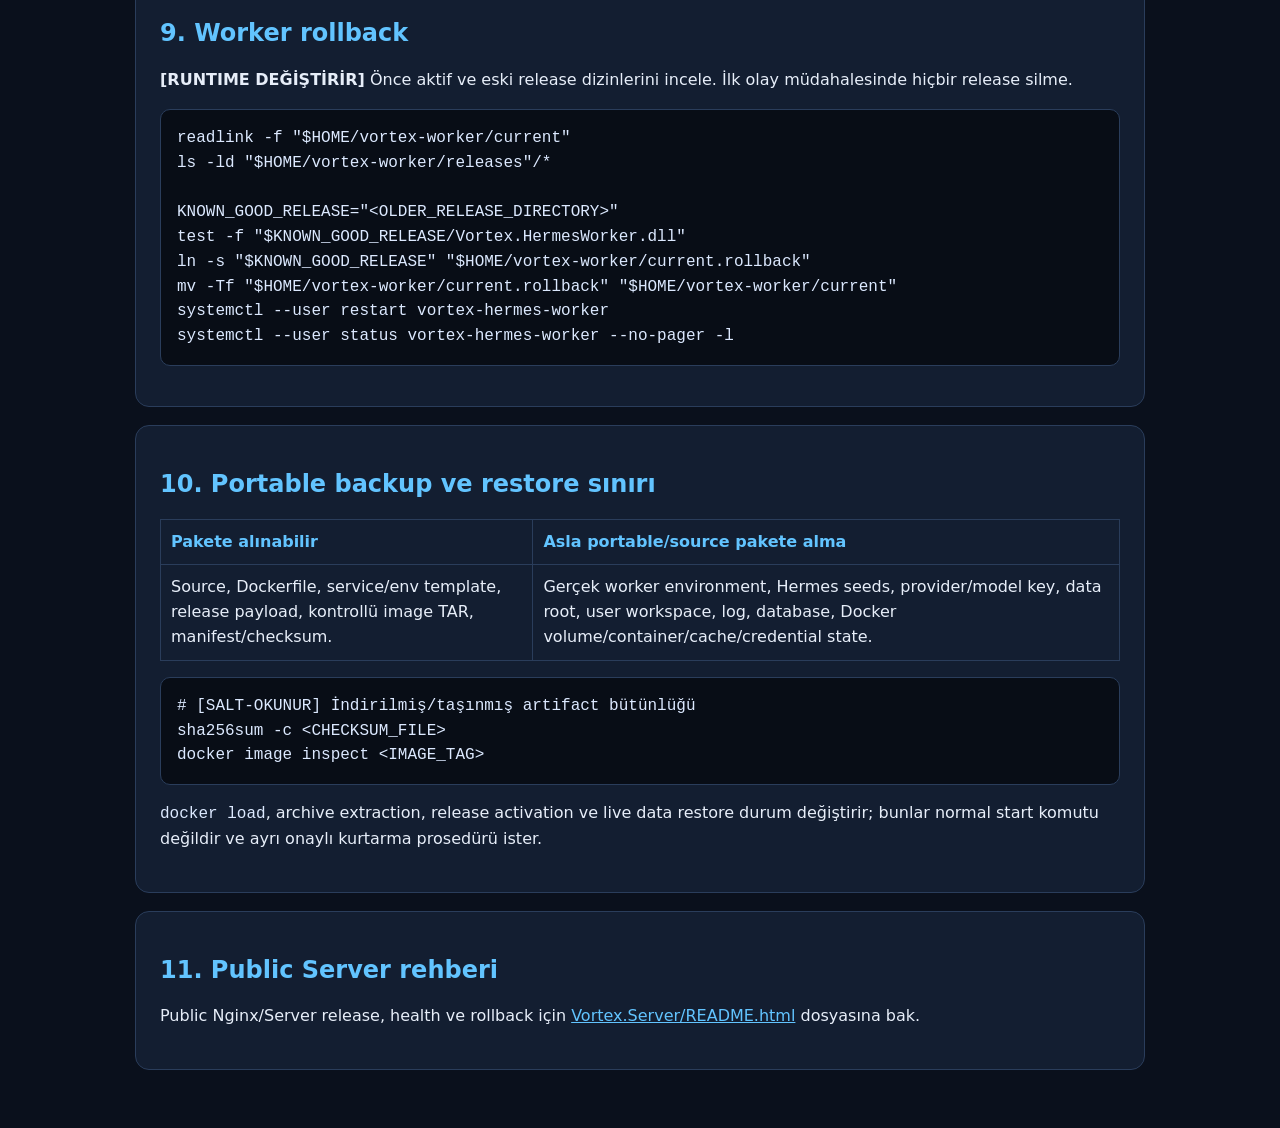
<file: Vortex.HermesWorker/docs/WSL_OPERATIONS.html>
<!doctype html>
<html lang="tr">
<head>
  <meta charset="utf-8">
  <meta name="viewport" content="width=device-width, initial-scale=1">
  <title>Vortex.HermesWorker — Private WSL Operasyon Rehberi</title>
  <style>
    :root { color-scheme:dark; --bg:#0a101c; --panel:#131e31; --ink:#e7eef9; --muted:#aab8cd; --line:#2a3d5b; --accent:#62c4ff; --warn:#ffd376; --danger:#ff9696; }
    * { box-sizing:border-box; } body { margin:0; background:var(--bg); color:var(--ink); font:16px/1.55 system-ui,-apple-system,"Segoe UI",sans-serif; } main { max-width:1050px; margin:auto; padding:32px 20px 64px; } header,section { background:var(--panel); border:1px solid var(--line); border-radius:14px; padding:24px; margin:18px 0; } h1,h2 { line-height:1.2; } h1 { margin-top:0; } h2 { color:var(--accent); } a { color:var(--accent); } pre { overflow:auto; background:#080d16; border:1px solid var(--line); border-radius:10px; padding:16px; white-space:pre-wrap; } code { color:#dce9ff; } .note { border-left:4px solid var(--accent); padding:12px 16px; background:#0d1930; } .warn { border-left-color:var(--warn); } .danger { border-left-color:var(--danger); } table { width:100%; border-collapse:collapse; } th,td { border:1px solid var(--line); padding:10px; text-align:left; vertical-align:top; } th { color:var(--accent); } .toc a { display:inline-block; margin:4px 12px 4px 0; }
  </style>
</head>
<body>
<main>
  <header>
    <p>ROL: PRIVATE WSL / HERMES WORKER</p>
    <h1>Vortex.HermesWorker Operasyon Rehberi</h1>
    <p>Bu rehber yalnız private WSL/Linux Worker içindir. Hermes burada çalışır; public Vortex.Server üzerinde çalışmaz.</p>
    <nav class="toc" aria-label="İçindekiler">
      <a href="#sinir">Sınır</a><a href="#layout">Layout</a><a href="#config">Config</a><a href="#cookbook">Komut Kitabı</a><a href="#docker">Docker</a><a href="#run">Run</a><a href="#verify">Verify</a><a href="#fail">Failure</a><a href="#rollback">Rollback</a><a href="#backup">Yedek</a>
    </nav>
  </header>

  <section id="sinir">
    <h2>1. Private çalışma sınırı</h2>
    <pre><code>Private WSL/Linux
  Vortex.HermesWorker
    | outbound HTTPS
    v
Public Vortex.Server
    | queue / owner auth / result storage
    X Hermes çalıştırmaz</code></pre>
    <div class="note danger"><strong>Yasak:</strong> Hermes, Docker Worker veya Hermes seed dosyalarını public Server'a kurma. Laptop/WSL için inbound public port açma.</div>
    <ul>
      <li>Worker yalnız outbound authenticated Server istekleri yapar: heartbeat, claim, job heartbeat, completion.</li>
      <li>Docker modu seçilmişse Docker failure process-mode fallback yapmaz.</li>
      <li>Bu rehber Tailscale kurmaz, başlatmaz veya ACL değiştirmez.</li>
    </ul>
  </section>

  <section id="layout">
    <h2>2. Kalıcı data ve owner isolation</h2>
    <pre><code>&lt;VORTEX_WORKER_DATA&gt;/
  users/&lt;server-workspace-id&gt;/
    workspace/
    hermes-home/
    memory/
    automations/
    artifacts/
    temp/</code></pre>
    <ul>
      <li>Her user/workspace için ayrı dizin kullanılır. Workspace veya <code>hermes-home</code> kullanıcılar arasında paylaşılmaz.</li>
      <li>Hermes seed <code>config.yaml</code> ve opsiyonel <code>.env</code> data root ve repository dışında kalır.</li>
      <li>Worker her job öncesi güvenli seed dosyasını job-specific Hermes home içine kopyalar.</li>
      <li>Yapılandırılmış bir seed dosyası eksik, yanlış adlandırılmış veya güvenli değilse job fail-closed olur. Seed path hiç yapılandırılmamışsa Worker seed kopyalamayı atlar; gerçek Hermes runtime seed gerektiriyorsa operator path'i açıkça yapılandırmalıdır.</li>
    </ul>
  </section>

  <section id="config">
    <h2>3. Private environment contract</h2>
    <div class="note warn">Private environment file user-owned, repository dışı ve restrictive permission ile tutulur. <code>VORTEX_WORKER_TOKEN</code> ve provider key yalnız bu private dosyada/secret manager'da tutulur; değerlerini bu rehbere, repository'ye veya loglara yazma. Seed içeriği ayrı private dosyada kalır.</div>
    <table>
      <thead><tr><th>Değişken</th><th>Amaç</th></tr></thead>
      <tbody>
        <tr><td><code>VORTEX_SERVER_URL</code></td><td>Public Server HTTPS origin.</td></tr>
        <tr><td><code>VORTEX_WORKER_ID</code></td><td>Server'ın kabul ettiği Worker kimliği.</td></tr>
        <tr><td><code>VORTEX_WORKER_TOKEN</code></td><td>Zorunlu HMAC secret. CLI argümanı değildir; child/container'a geçmez.</td></tr>
        <tr><td><code>VORTEX_WORKER_DATA</code></td><td>Private, durable per-user workspace root.</td></tr>
        <tr><td><code>VORTEX_HERMES_EXECUTION_MODE</code></td><td><code>process</code> veya <code>docker</code>. Geçersiz değer fail-closed.</td></tr>
        <tr><td><code>VORTEX_DOCKER_CLI_PATH</code>, <code>VORTEX_DOCKER_HERMES_IMAGE</code></td><td>Docker CLI/image seçimi.</td></tr>
        <tr><td><code>HERMES_CONFIG_SEED_PATH</code>, <code>HERMES_ENV_SEED_PATH</code></td><td>Repository/data root dışındaki private Hermes seed dosyaları.</td></tr>
        <tr><td><code>VORTEX_REQUIRE_PRIVATE_SERVER_ENDPOINT</code></td><td>Private endpoint guard. Public HTTPS origin kullanılırken <code>false</code> kalır.</td></tr>
      </tbody>
    </table>
    <p>Secret-free variable şablonu: <a href="vortex-hermes-worker.env.example">vortex-hermes-worker.env.example</a>.</p>
    <div class="note warn">Tailscale/private endpoint doğrulanmadan guard değerini <code>true</code> yapma. Bu durumda normal public hostname/IP fail-closed reddedilir.</div>
  </section>

  <section id="cookbook">
    <h2>4. Komut Kitabı — doğru kabuk ve preflight</h2>
    <div class="note"><strong>Kabuk ayrımı:</strong> <code>PS C:\&gt;</code> Windows PowerShell'dir; <code>$</code> Linux/WSL shell'dir. <code>wsl --status</code> ve <code>wsl -l -v</code> yalnız Windows PowerShell'de; <code>systemctl</code>, <code>docker</code> ve Linux <code>dotnet</code> yalnız hedef WSL dağıtımında çalıştırılır.</div>
    <h3>[SALT-OKUNUR] Windows WSL doğrulaması</h3>
    <pre><code>wsl --status
wsl -l -v</code></pre>
    <h3>[SALT-OKUNUR] WSL/Linux runtime doğrulaması</h3>
    <pre><code>systemctl --version
systemctl --user is-system-running || true
docker version
docker info
dotnet --info
df -h</code></pre>
    <p><code>docker: command not found</code> Docker Desktop/WSL integration veya Docker CLI eksikliğidir; Worker/Hermes E2E readiness kanıtı değildir. <code>Failed to start the systemd user session</code> WSL/systemd user-session blocker'ıdır; önce WSL durumunu doğrula, Worker restart ile gizleme.</p>
    <h3>[SALT-OKUNUR] Private girdilerin varlık/izin kontrolü</h3>
    <pre><code>stat -c '%a %n' &lt;PRIVATE_WORKER_ENV_FILE&gt;
test -f &lt;HERMES_CONFIG_SEED_PATH&gt;
test -f &lt;HERMES_ENV_SEED_PATH&gt;
docker image inspect &lt;IMAGE_TAG&gt;
readlink -f "$HOME/vortex-worker/current" 2&gt;/dev/null || true</code></pre>
    <p>Özel environment veya seed içeriğini <code>cat</code> etme, yazdırma ya da bu rehbere ekleme. Source mount yoksa veya <code>docker/hermes/Dockerfile</code> bulunamazsa guessed path ile build deneme; doğrulanmış source veya image artifact kullan.</p>
  </section>

  <section id="docker">
    <h2>5. Docker image readiness</h2>
    <p><strong>[RUNTIME DEĞİŞTİRİR]</strong> Build Docker image state oluşturur. <strong>[GEÇİCİ DOĞRULAMA]</strong> <code>--rm</code> smoke container'ı işlem sonunda siler.</p>
    <pre><code>cd &lt;Vortex-Clean-Source&gt;
test -f docker/hermes/Dockerfile
docker build -t &lt;IMAGE_TAG&gt; -f docker/hermes/Dockerfile .
docker run --rm &lt;IMAGE_TAG&gt; --help
docker image inspect &lt;IMAGE_TAG&gt;</code></pre>
    <p>Bu sadece image/entrypoint readiness smoke kontrolüdür. Server → Worker → Hermes gerçek E2E kanıtı değildir.</p>
    <ul>
      <li>Image bind-mounted <code>/workspace</code> ve <code>HERMES_HOME</code> izinlerini kısa süre root ile düzeltir, sonra non-root <code>hermes</code> kullanıcısına iner.</li>
      <li>Container one-shot, <code>--rm</code>, bridge network ve dar bind mount sınırlarıyla çalışır.</li>
      <li>Docker daemon, image veya güvenli resource limit yoksa Worker gerçek failure bildirir; direct-process fallback yoktur.</li>
      <li>Worker yalnız allowlisted model-router environment değerlerini container'a geçirebilir. Worker HMAC token geçmez.</li>
    </ul>
  </section>

  <section id="run">
    <h2>6. Worker başlatma</h2>
    <pre><code># Private environment dosyasını secret göstermeden yükle
set -a
. &lt;private-worker-env-file&gt;
set +a

# Publish edilmiş Worker output içinden örnek başlatma
dotnet &lt;private-worker-output&gt;/Vortex.HermesWorker.dll</code></pre>
    <p>Çalıştırmadan önce Docker daemon, image, seed dosyaları, private data root yazma izni ve Server URL hazır olmalı. Eksik bağımlılığı fake response ile geçme.</p>
    <p>Kaynak koddan geliştirme için:</p>
    <pre><code>dotnet run --project Vortex.HermesWorker/Vortex.HermesWorker.csproj</code></pre>
    <h3>[RUNTIME DEĞİŞTİRİR] Published Worker systemd lifecycle</h3>
    <pre><code>systemctl --user daemon-reload
systemctl --user start vortex-hermes-worker
systemctl --user status vortex-hermes-worker --no-pager -l

# Yalnız doğrulanmış güncelleme için: versioned publish + current symlink + restart
cd "$HOME/vortex-worker/source"
./Vortex.HermesWorker/publish-wsl-worker.sh "$PWD"
readlink -f "$HOME/vortex-worker/current"</code></pre>
    <p>Helper private environment dosyasının varlığını/izinini doğrular, timestamped release üretir, <code>current</code> bağlantısını değiştirir ve user service'i yeniden başlatır. Bu nedenle rutin health komutu değildir.</p>
  </section>

  <section id="verify">
    <h2>7. Readiness ve kontrollü doğrulama</h2>
    <pre><code># [SALT-OKUNUR] Public Server Worker readiness — Worker başlatmaz
curl -fsS &lt;PUBLIC_SERVER_ORIGIN&gt;/health/worker

# [SALT-OKUNUR] Son Worker journal; paylaşmadan önce secret redaksiyonu yap
journalctl --user -u vortex-hermes-worker -n 200 --no-pager
tail -n 200 "$HOME/vortex-worker/data/logs/worker.log" 2&gt;/dev/null || true</code></pre>
    <ol>
      <li>Önce Docker/image readiness doğrula.</li>
      <li>Worker başlat; heartbeat/readiness görünmesini bekle.</li>
      <li>Yalnız owner-authenticated kontrollü job gönder.</li>
      <li>Gerçek Server → Worker → Hermes sonuç metnini ve owner-only erişimi doğrula.</li>
    </ol>
    <div class="note">Queue accepted, Worker job completed veya LocalAgent response tek başına masaüstü görsel eylemi doğrulamaz. Gerçek desktop değişimi kullanıcı gözlemi veya frame/screenshot kanıtı gerektirir.</div>
  </section>

  <section id="fail">
    <h2>8. Failure triage</h2>
    <table>
      <thead><tr><th>Durum</th><th>Doğru davranış</th></tr></thead>
      <tbody>
        <tr><td>Docker daemon/image unavailable</td><td>Worker unready/failure bırak. Process mode'a otomatik geçme.</td></tr>
        <tr><td>Seed dosyası unavailable veya unsafe</td><td>Job fail-closed olur. Dosya konumu/permission düzelt; içeriği loglama.</td></tr>
        <tr><td>Provider/model router unavailable</td><td>Gerçek provider failure raporla. Sonuç uydurma.</td></tr>
        <tr><td>Public Server health var, Worker health yok</td><td>Worker environment, outbound connectivity, Worker ID/token ve Docker readiness kontrol et.</td></tr>
        <tr><td>Private endpoint guard reject</td><td>Public HTTPS topology'de guard <code>false</code> kalır. Private endpoint yalnız ayrı doğrulanmış transport aşamasında kullanılır.</td></tr>
        <tr><td>IPv6 bağlantısı başarısız, IPv4 erişilebilir</td><td>Önce <code>curl -4</code> ve <code>curl -6</code> ile ayrımı doğrula; geçici ağ bypass'ını kalıcı Worker ayarı yapmadan önce operator onayı ve kalıcı ağ çözümü gerekir.</td></tr>
        <tr><td>CLIProxy endpoint/port belirsiz</td><td>Gerçek private Worker config'teki endpointi doğrula. Eski örneklerdeki portu körlemesine kopyalama; container-to-host erişimini seçilmiş endpoint ile test et.</td></tr>
      </tbody>
    </table>
    <h3>[SALT-OKUNUR] Ağ ve container-to-host model path sınırı</h3>
    <pre><code>curl -4 -I --connect-timeout 10 &lt;PUBLIC_SERVER_ORIGIN&gt;
curl -6 -I --connect-timeout 10 &lt;PUBLIC_SERVER_ORIGIN&gt;
docker run --rm --entrypoint python --network bridge \
  --add-host host.docker.internal:host-gateway &lt;IMAGE_TAG&gt; \
  -c "import urllib.request; print(urllib.request.urlopen('&lt;CONFIRMED_LOCAL_MODEL_ENDPOINT&gt;/models', timeout=10).status)"</code></pre>
    <p>Bu endpoint testi secret yazdırmaz; ancak Docker/container state kullandığı için yalnız private sistemde ve onaylanmış endpoint ile yapılır.</p>
  </section>

  <section id="rollback">
    <h2>9. Worker rollback</h2>
    <p><strong>[RUNTIME DEĞİŞTİRİR]</strong> Önce aktif ve eski release dizinlerini incele. İlk olay müdahalesinde hiçbir release silme.</p>
    <pre><code>readlink -f "$HOME/vortex-worker/current"
ls -ld "$HOME/vortex-worker/releases"/*

KNOWN_GOOD_RELEASE="&lt;OLDER_RELEASE_DIRECTORY&gt;"
test -f "$KNOWN_GOOD_RELEASE/Vortex.HermesWorker.dll"
ln -s "$KNOWN_GOOD_RELEASE" "$HOME/vortex-worker/current.rollback"
mv -Tf "$HOME/vortex-worker/current.rollback" "$HOME/vortex-worker/current"
systemctl --user restart vortex-hermes-worker
systemctl --user status vortex-hermes-worker --no-pager -l</code></pre>
  </section>

  <section id="backup">
    <h2>10. Portable backup ve restore sınırı</h2>
    <table><thead><tr><th>Pakete alınabilir</th><th>Asla portable/source pakete alma</th></tr></thead><tbody>
      <tr><td>Source, Dockerfile, service/env template, release payload, kontrollü image TAR, manifest/checksum.</td><td>Gerçek worker environment, Hermes seeds, provider/model key, data root, user workspace, log, database, Docker volume/container/cache/credential state.</td></tr>
    </tbody></table>
    <pre><code># [SALT-OKUNUR] İndirilmiş/taşınmış artifact bütünlüğü
sha256sum -c &lt;CHECKSUM_FILE&gt;
docker image inspect &lt;IMAGE_TAG&gt;</code></pre>
    <p><code>docker load</code>, archive extraction, release activation ve live data restore durum değiştirir; bunlar normal start komutu değildir ve ayrı onaylı kurtarma prosedürü ister.</p>
  </section>

  <section>
    <h2>11. Public Server rehberi</h2>
    <p>Public Nginx/Server release, health ve rollback için <a href="../../Vortex.Server/README.html">Vortex.Server/README.html</a> dosyasına bak.</p>
  </section>
</main>
</body>
</html>
</file>
